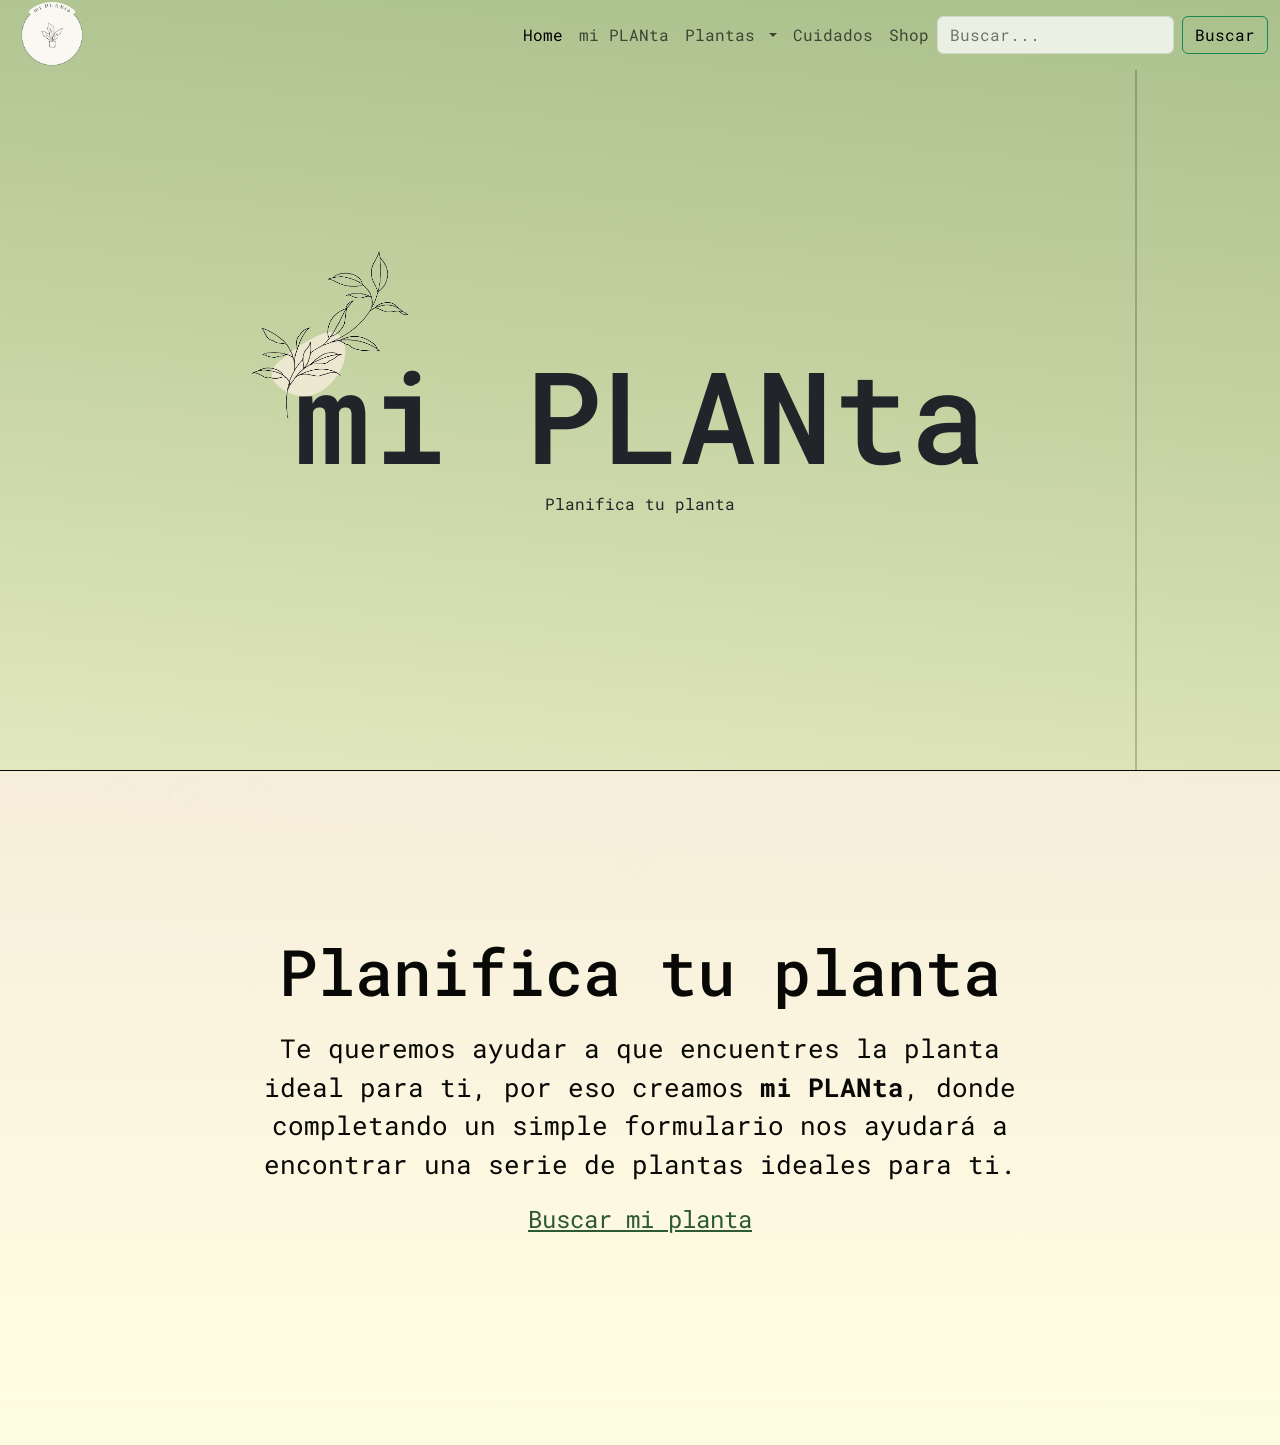
<file: index.html>
<!DOCTYPE html>
<html lang="es">

<head>
    <!-- meta  -->
    <meta charset="UTF-8">
    <meta http-equiv="X-UA-Compatible" content="IE=edge">
    <meta name="viewport" content="width=device-width, initial-scale=1.0">
    <!-- seo  -->
    <meta name="description" content="Planifica tu planta. Aquí vas a encontrar tu planta ideal.">
    <meta name="keywords"
        content="mi planta, planta, plantas, cuidados, decoracion, huerta, frutales, naturaleza,interior, exterior, verde">
    <!-- titulo  -->
    <title>mi PLANta | Home</title>
    <!-- favicon -->
    <link rel="shortcut icon" href="imagenes/hoja-favi-removebg-preview.png" type="image/x-icon">
    <!-- bootstrap  -->
    <link href="https://cdn.jsdelivr.net/npm/bootstrap@5.3.0-alpha1/dist/css/bootstrap.min.css" rel="stylesheet"
        integrity="sha384-GLhlTQ8iRABdZLl6O3oVMWSktQOp6b7In1Zl3/Jr59b6EGGoI1aFkw7cmDA6j6gD" crossorigin="anonymous">
    <!-- estilos  -->
    <link rel="stylesheet" href="./styles/css/style1.css">
    <!-- fuentes  -->
    <link rel="preconnect" href="https://fonts.googleapis.com">
    <link rel="preconnect" href="https://fonts.gstatic.com" crossorigin>
    <link href="https://fonts.googleapis.com/css2?family=Roboto+Mono:ital,wght@1,300&display=swap" rel="stylesheet">
</head>

<body>

    <section class="hero">
        <!-- barra de navegación  -->
        <nav class="navbar navbar-expand-lg bg-transparent">
            <div class="colapso container-fluid">
                <a class="navbar-brand" href="./index.html"><img src="./imagenes/logo-mi_PLAN_ta.png"
                        alt="logo de mi planta" height="80" width="80"></a>
                <button class="navbar-toggler" type="button" data-bs-toggle="collapse"
                    data-bs-target="#navbarSupportedContent" aria-controls="navbarSupportedContent"
                    aria-expanded="false" aria-label="Toggle navigation">
                    <span class="navbar-toggler-icon"></span>
                </button>
                <div class="collapse navbar-collapse" id="navbarSupportedContent">
                    <ul class="navbar-nav me-auto mb-2 mb-lg-0">
                        <li class="nav-item">
                            <a class="nav-link active" aria-current="page" href="./index.html">Home</a>
                        </li>
                        <li class="nav-item">
                            <a class="nav-link" href="./index.html#planta">mi PLANta</a>
                        </li>
                        <li class="nav-item dropdown">
                            <a class="nav-link dropdown-toggle" href="#" role="button" data-bs-toggle="dropdown"
                                aria-expanded="false">
                                Plantas
                            </a>
                            <ul class="dropdown-menu opacity-75">
                                <li><a class="dropdown-item" href="./paginas/suculentas.html">Suculentas</a></li>
                                <li><a class="dropdown-item" href="./paginas/arboles.html">Árboles</a></li>
                                <li>
                            </ul>
                        </li>
                        <li class="nav-item">
                            <a class="nav-link" href="./paginas/cuidadosgnr.html">Cuidados</a>
                        </li>
                        <li class="nav-item">
                            <a class="nav-link" href="./paginas/shop.html">Shop</a>
                        </li>
                    </ul>
                    <form class="d-flex" role="search">
                        <input class="form-control me-2 opacity-75" type="search" placeholder="Buscar..."
                            aria-label="Search">
                        <button class="btn btn-outline-success" type="submit">Buscar</button>
                    </form>
                </div>
            </div>
        </nav>
        <!-- nombre -->
        <section class="header" id="header-miplanta">
            <h1 id="titulo">mi PLANta</h1>
            <P id="subtitulo">Planifica tu planta</P>
        </section>
        <!-- visuales  -->
        <div id="visualA-miplanta"></div>
        <div id="visualB"></div>
        <div id="visualC">
            <img id="imgVisualCmiplanta" src="./imagenes/imgMiplanta.png" alt="planta minimalista">
        </div>
        <div class="visualE"></div>
        <!-- scroll -->
        <section class="control-scroll" id="scrollA">
            <div class="conte-scroll">
                <p class="text-croll">scroll</p>
                <img class="img-scroll" src="./imagenes/scroll.png" alt="flecha">
            </div>
        </section>
        <!-- footer  -->
        <footer>
            <div id="iconosFooter">
                <div>
                    <a href="./paginas/arreglo.htm">
                        <img class="iconosFooter-img" src="./imagenes/footer/icons8-instagram-50.png"
                            alt="icono intagram">
                    </a>
                </div>
                <div>
                    <a href="./paginas/arreglo.htm">
                        <img class="iconosFooter-img" src="./imagenes/footer/icons8-facebook-48.png"
                            alt="icono facebiik">
                    </a>
                </div>
                <div>
                    <a href="./paginas/arreglo.htm">
                        <img class="iconosFooter-img" src="./imagenes/footer/icons8-whatsapp-48.png"
                            alt="icono whatsapp">
                    </a>
                </div>
            </div>
        </footer>
    </section>
    <!-- mi planta -->
    <section class="body-miplanta" id="planta">
        <div class="body-miplanta-header">
            <div id="textmiplanta">
                <h2 class="tituloseccion">Planifica tu planta</h2>
                <p>Te queremos ayudar a que encuentres la planta ideal para ti, por eso creamos <strong>mi
                        PLANta</strong>, donde
                    completando un simple formulario nos ayudará a encontrar una serie de plantas ideales para ti.

                </p>
                <a href="./paginas/formulario.html" class="boton-miplanta">Buscar mi planta</a>
            </div>
        </div>
    </section>
    <script src="https://cdn.jsdelivr.net/npm/bootstrap@5.3.0-alpha1/dist/js/bootstrap.bundle.min.js"
        integrity="sha384-w76AqPfDkMBDXo30jS1Sgez6pr3x5MlQ1ZAGC+nuZB+EYdgRZgiwxhTBTkF7CXvN" crossorigin="anonymous">
        </script>

</body>
</file>
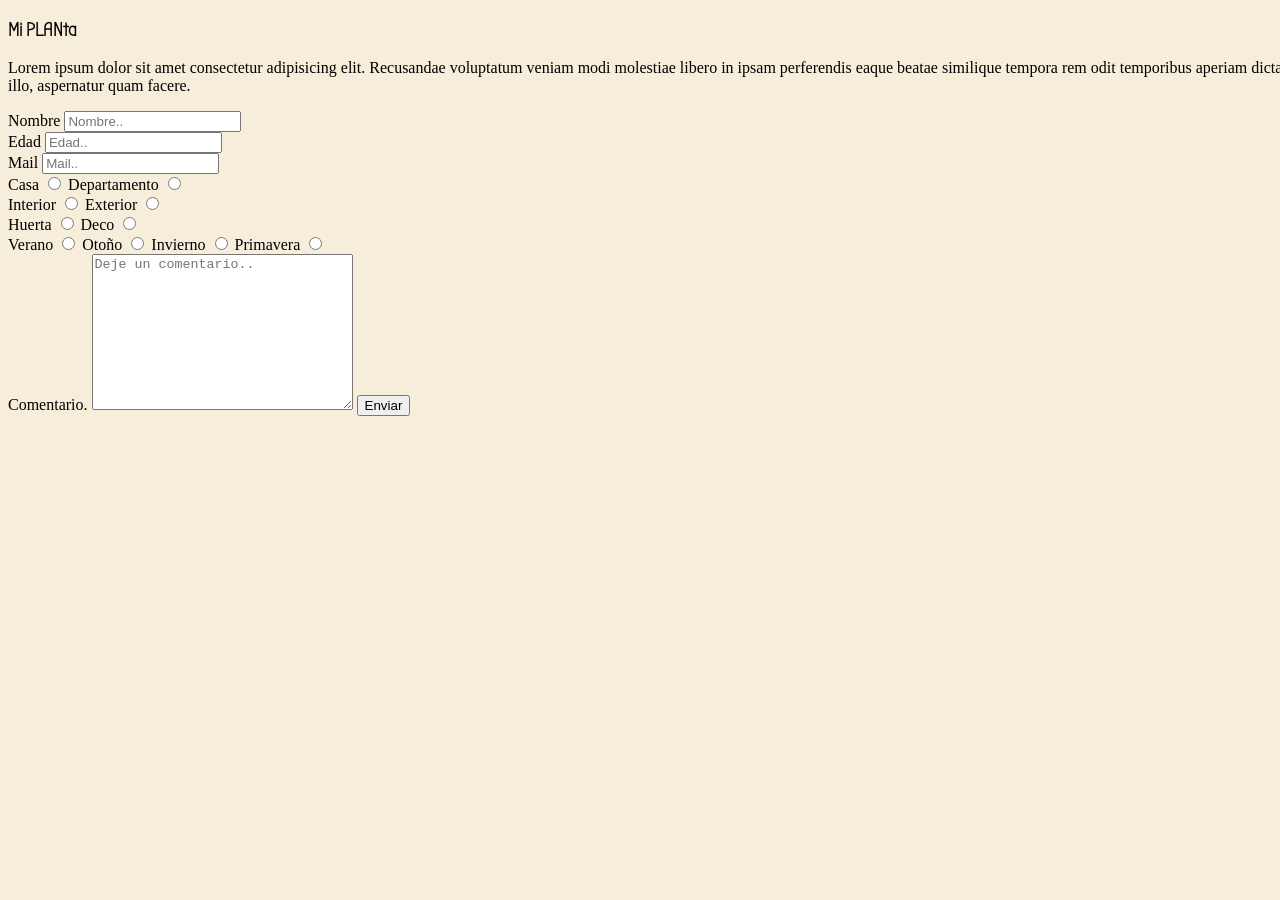
<file: formulario.html>
<!DOCTYPE html>
<html lang="es">
<head>
      <!-- meta -->
      <meta charset="UTF-8">
      <meta name="viewport" content="width=device-width, initial-scale=1.0">
      <!-- titulo -->
      <title>Document</title>
      <!-- favicon -->
      <!-- bootstrap  -->
      <!-- css  -->
      <link rel="stylesheet" href="./stylesform.css">
      <link rel="preconnect" href="https://fonts.googleapis.com">
      <link rel="preconnect" href="https://fonts.gstatic.com" crossorigin>
      <link href="https://fonts.googleapis.com/css2?family=Bubbler+One&family=Chathura:wght@300&family=Open+Sans:ital@1&family=Roboto+Mono:ital,wght@1,100&display=swap" rel="stylesheet">
    
</head>
<body>
  <section class="textform">
    <div class="titulo">
      <h3>Mi PLANta</h3>
    </div>
    <div class="expliform">
      <p>Lorem ipsum dolor sit amet consectetur adipisicing elit. Recusandae voluptatum veniam modi molestiae libero in ipsam perferendis eaque beatae similique tempora rem odit temporibus aperiam dicta, illo, aspernatur quam facere.</p>
    </div>
  </section>

  <form>
    <label for="nombre" >Nombre</label>
    <input type="text" id="nombre" name="nombre" placeholder="Nombre.." required> 
    <br>
    <label for="edad" >Edad</label>
    <input type="number" id="edad" name="edad" placeholder="Edad.." required> 
    <br>
    <label for="edad" >Mail</label>
    <input type="email" id="mail" name="mail" placeholder="Mail.." required>
    <br>
    <label for="casa">Casa</label> 
    <input type="radio" id="casa" name="casa" value="Car">
    <label for="casa">Departamento</label>
    <input type="radio" id="casa" name="casa" value="Boat">
    <br>
    <label for="ubi">Interior</label> 
    <input type="radio" id="ubi" name="ubi">
    <label for="casa">Exterior</label>
    <input type="radio" id="ubi" name="ubi">
    <br>
    <label for="interes">Huerta</label> 
    <input type="radio" id="interes" name="interes">
    <label for="casa">Deco</label>
    <input type="radio" id="interes" name="interes">
    <br>
    <label for="estacion">Verano</label> 
    <input type="radio" id="estacion" name="estacion">
    <label for="estacion">Otoño</label>
    <input type="radio" id="estacion" name="estacion">
    <label for="estacion">Invierno</label>
    <input type="radio" id="estacion" name="estacion">
    <label for="estacion">Primavera</label>
    <input type="radio" id="estacion" name="estacion">
    <br>
    <label for="comentario">Comentario.</label>
    <textarea name="comentario" id="comentario" cols="30" rows="10" placeholder="Deje un comentario.."></textarea>
    
    <button type="submit"> Enviar</button>

  </form> 
</body>
</html>
</file>
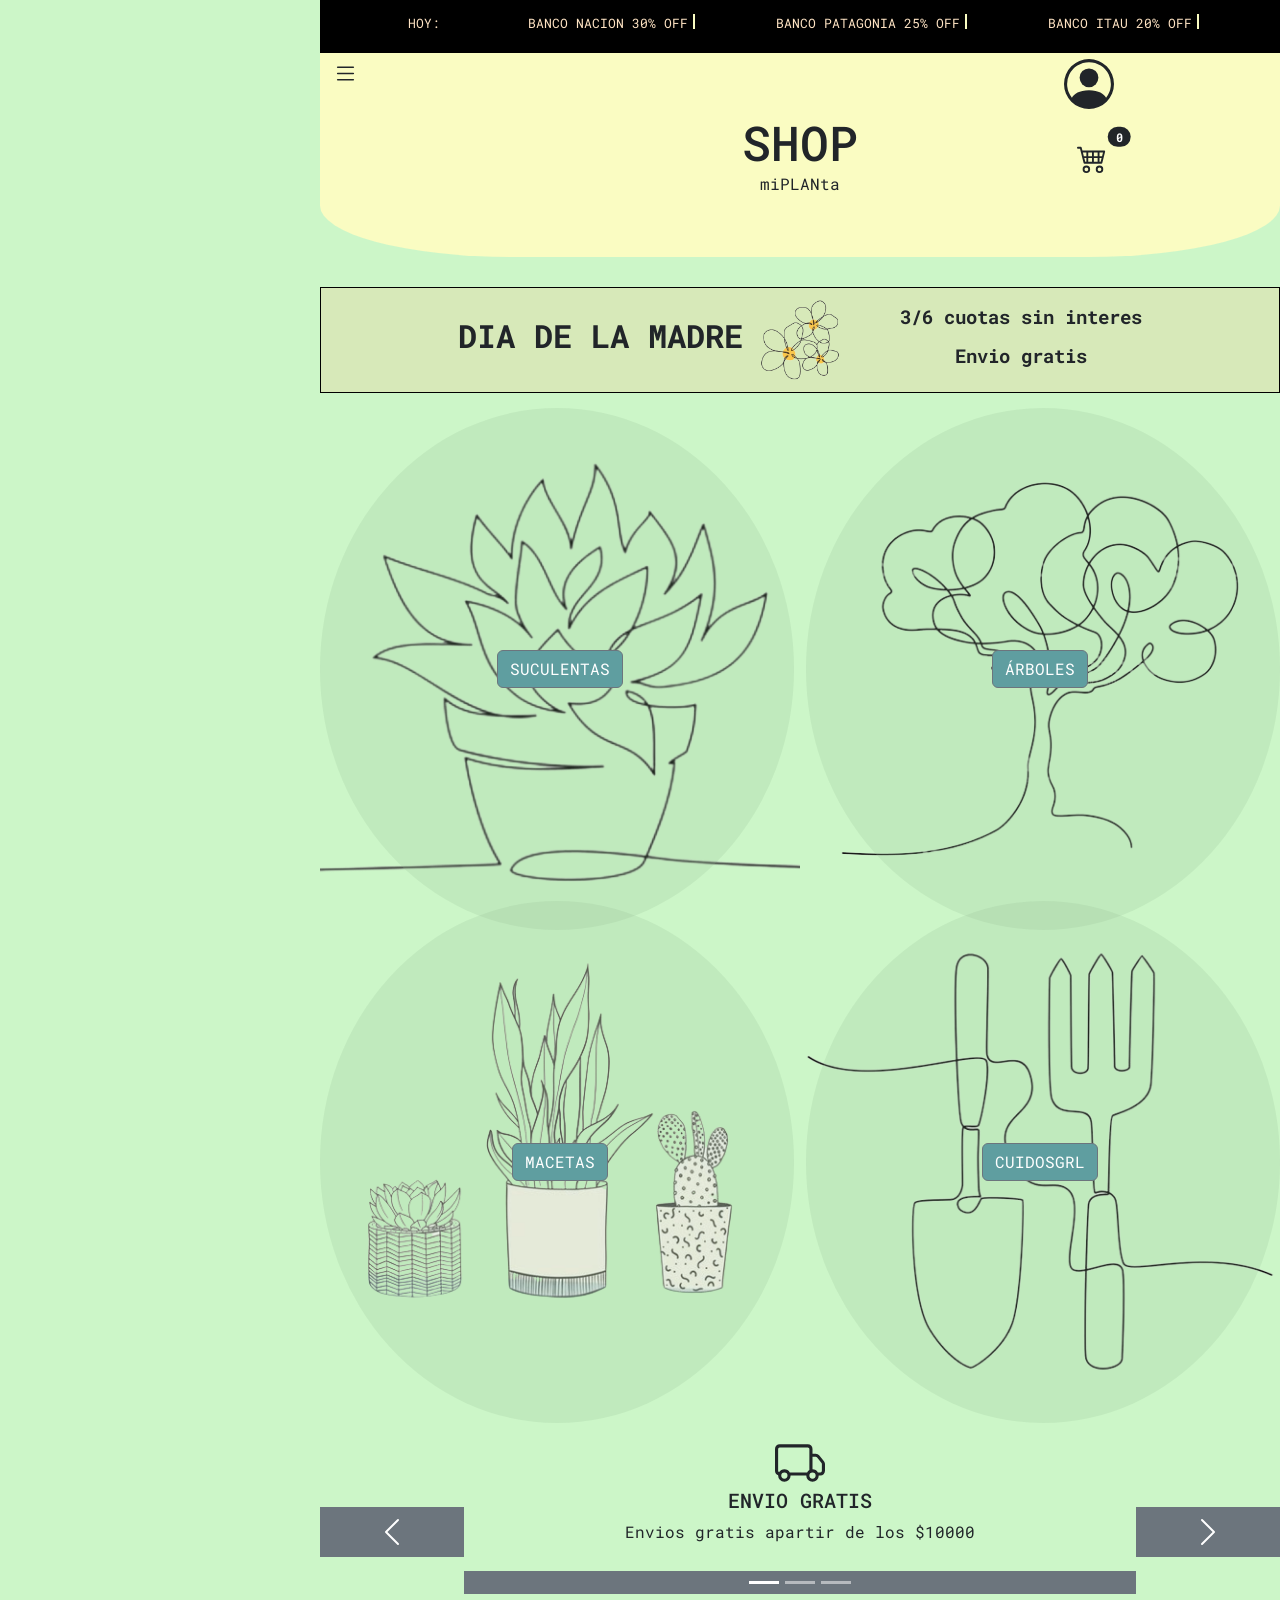
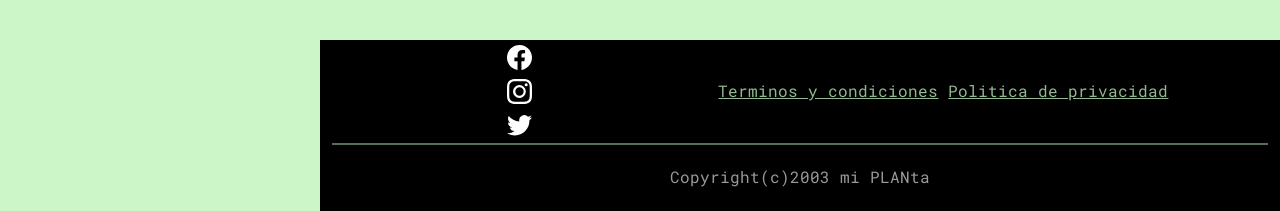
<file: shop.html>
<!DOCTYPE html>
<html lang="es">

<head>
    <!-- meta  -->
    <meta charset="UTF-8">
    <meta http-equiv="X-UA-Compatible" content="IE=edge">
    <meta name="viewport" content="width=device-width, initial-scale=1.0">
    <!-- titulo  -->
    <title>Document</title>
    <!-- bootstrap  -->
    <link href="https://cdn.jsdelivr.net/npm/bootstrap@5.3.0-alpha1/dist/css/bootstrap.min.css" rel="stylesheet"
        integrity="sha384-GLhlTQ8iRABdZLl6O3oVMWSktQOp6b7In1Zl3/Jr59b6EGGoI1aFkw7cmDA6j6gD" crossorigin="anonymous">
    <!-- icon bootstrap  -->
    <link rel="stylesheet" href="https://cdn.jsdelivr.net/npm/bootstrap-icons@1.10.3/font/bootstrap-icons.css">
    <!-- stilos  -->
    <link rel="stylesheet" href="./shop-style.css">
    <!-- fuentes  -->
    <link rel="preconnect" href="https://fonts.googleapis.com">
    <link rel="preconnect" href="https://fonts.gstatic.com" crossorigin>
    <link href="https://fonts.googleapis.com/css2?family=Roboto+Mono:ital,wght@1,300&display=swap" rel="stylesheet">
</head>

<body>


    <section class="hero">
        <div class="banner-banco">
            <p>HOY:</p>
            <p class="banco-promo">BANCO NACION 30% OFF</p>
            <p class="banco-promo">BANCO PATAGONIA 25% OFF</p>
            <p class="banco-promo">BANCO ITAU 20% OFF</p>
        </div>
        <div class="presentacion">
            <div id="titulo">
                <h1>SHOP</h1>
                <p>miPLANta</p>
            </div>
            <div id="burguer">
                <button class="btn bg-transparent" type="button" data-bs-toggle="offcanvas"
                    data-bs-target="#offcanvasScrolling" aria-controls="offcanvasScrolling">
                    <svg xmlns="http://www.w3.org/2000/svg" width="25" height="25" fill="currentColor"
                        class="bi bi-list" viewBox="0 0 16 16">
                        <path fill-rule="evenodd"
                            d="M2.5 12a.5.5 0 0 1 .5-.5h10a.5.5 0 0 1 0 1H3a.5.5 0 0 1-.5-.5zm0-4a.5.5 0 0 1 .5-.5h10a.5.5 0 0 1 0 1H3a.5.5 0 0 1-.5-.5zm0-4a.5.5 0 0 1 .5-.5h10a.5.5 0 0 1 0 1H3a.5.5 0 0 1-.5-.5z" />
                    </svg>
                </button>

                <div class="offcanvas offcanvas-start" data-bs-scroll="true" data-bs-backdrop="false" tabindex="-1"
                    id="offcanvasScrolling" aria-labelledby="offcanvasScrollingLabel">
                    <div class="offcanvas-header">
                        <button type="button" class="btn-close" data-bs-dismiss="offcanvas" aria-label="Close"></button>

                        <div class="offcanvas-header-texto">
                            <svg xmlns="http://www.w3.org/2000/svg" width="50" height="50" fill="currentColor"
                                class="bi bi-person-circle" viewBox="0 0 16 16">
                                <path d="M11 6a3 3 0 1 1-6 0 3 3 0 0 1 6 0z" />
                                <path fill-rule="evenodd" d="M0 8a8 8 0 1 1 16 0A8 8 0 0 1 0 8zm8-7a7 7 0 0 0-5.468 11.37C3.242 
                                11.226 4.805 10 8 10s4.757 1.225 5.468 2.37A7 7 0 0 0 8 1z" />
                            </svg>

                            <div class="offcanvas-header-registro">
                                <a href="#" class="alert-link">Iniciar sesión</a>
                                <a href="#" class="alert-link">Registrarse</a>
                            </div>

                        </div>
                    </div>
                    <div class="offcanvas-body d-flex">
                        <div class="offcanvas-body-enlaces">
                            <ul class="offcanvas-body-lista">
                                <li> mi PLANta </li>
                                <li>OFERTAS</li>
                                <li>AYUDA</li>
                            </ul>
                        </div>
                        <div class="footer-menu">

                            <ul>
                                <li><a href="#">seguimiento de pedido</a></li>
                                <li><a href="#">cambios y devoluciones</a></li>
                                <li><a href="#">informacion sobre envio</a></li>
                            </ul>

                            <div class="footer-menu-logo d-flex">
                                <svg xmlns="http://www.w3.org/2000/svg" width="25" height="25" fill="currentColor"
                                    class="bi bi-facebook" viewBox="0 0 16 16">
                                    <path
                                        d="M16 8.049c0-4.446-3.582-8.05-8-8.05C3.58 0-.002 3.603-.002 8.05c0 4.017 2.926 7.347 6.75 7.951v-5.625h-2.03V8.05H6.75V6.275c0-2.017 1.195-3.131 3.022-3.131.876 0 1.791.157 1.791.157v1.98h-1.009c-.993 0-1.303.621-1.303 1.258v1.51h2.218l-.354 2.326H9.25V16c3.824-.604 6.75-3.934 6.75-7.951z" />
                                </svg>


                                <svg xmlns="http://www.w3.org/2000/svg" width="25" height="25" fill="currentColor"
                                    class="bi bi-instagram" viewBox="0 0 16 16">
                                    <path
                                        d="M8 0C5.829 0 5.556.01 4.703.048 3.85.088 3.269.222 2.76.42a3.917 3.917 0 0 0-1.417.923A3.927 3.927 0 0 0 .42 2.76C.222 3.268.087 3.85.048 4.7.01 5.555 0 5.827 0 8.001c0 2.172.01 2.444.048 3.297.04.852.174 1.433.372 1.942.205.526.478.972.923 1.417.444.445.89.719 1.416.923.51.198 1.09.333 1.942.372C5.555 15.99 5.827 16 8 16s2.444-.01 3.298-.048c.851-.04 1.434-.174 1.943-.372a3.916 3.916 0 0 0 1.416-.923c.445-.445.718-.891.923-1.417.197-.509.332-1.09.372-1.942C15.99 10.445 16 10.173 16 8s-.01-2.445-.048-3.299c-.04-.851-.175-1.433-.372-1.941a3.926 3.926 0 0 0-.923-1.417A3.911 3.911 0 0 0 13.24.42c-.51-.198-1.092-.333-1.943-.372C10.443.01 10.172 0 7.998 0h.003zm-.717 1.442h.718c2.136 0 2.389.007 3.232.046.78.035 1.204.166 1.486.275.373.145.64.319.92.599.28.28.453.546.598.92.11.281.24.705.275 1.485.039.843.047 1.096.047 3.231s-.008 2.389-.047 3.232c-.035.78-.166 1.203-.275 1.485a2.47 2.47 0 0 1-.599.919c-.28.28-.546.453-.92.598-.28.11-.704.24-1.485.276-.843.038-1.096.047-3.232.047s-2.39-.009-3.233-.047c-.78-.036-1.203-.166-1.485-.276a2.478 2.478 0 0 1-.92-.598 2.48 2.48 0 0 1-.6-.92c-.109-.281-.24-.705-.275-1.485-.038-.843-.046-1.096-.046-3.233 0-2.136.008-2.388.046-3.231.036-.78.166-1.204.276-1.486.145-.373.319-.64.599-.92.28-.28.546-.453.92-.598.282-.11.705-.24 1.485-.276.738-.034 1.024-.044 2.515-.045v.002zm4.988 1.328a.96.96 0 1 0 0 1.92.96.96 0 0 0 0-1.92zm-4.27 1.122a4.109 4.109 0 1 0 0 8.217 4.109 4.109 0 0 0 0-8.217zm0 1.441a2.667 2.667 0 1 1 0 5.334 2.667 2.667 0 0 1 0-5.334z" />
                                </svg>

                                <svg xmlns="http://www.w3.org/2000/svg" width="25" height="25" fill="currentColor"
                                    class="bi bi-twitter" viewBox="0 0 16 16">
                                    <path
                                        d="M5.026 15c6.038 0 9.341-5.003 9.341-9.334 0-.14 0-.282-.006-.422A6.685 6.685 0 0 0 16 3.542a6.658 6.658 0 0 1-1.889.518 3.301 3.301 0 0 0 1.447-1.817 6.533 6.533 0 0 1-2.087.793A3.286 3.286 0 0 0 7.875 6.03a9.325 9.325 0 0 1-6.767-3.429 3.289 3.289 0 0 0 1.018 4.382A3.323 3.323 0 0 1 .64 6.575v.045a3.288 3.288 0 0 0 2.632 3.218 3.203 3.203 0 0 1-.865.115 3.23 3.23 0 0 1-.614-.057 3.283 3.283 0 0 0 3.067 2.277A6.588 6.588 0 0 1 .78 13.58a6.32 6.32 0 0 1-.78-.045A9.344 9.344 0 0 0 5.026 15z" />
                                </svg>
                            </div>

                        </div>
                    </div>
                </div>
            </div>
            <div id="perfil">
                <svg xmlns="http://www.w3.org/2000/svg" width="50" height="50" fill="currentColor"
                    class="bi bi-person-circle" viewBox="0 0 16 16">
                    <path d="M11 6a3 3 0 1 1-6 0 3 3 0 0 1 6 0z" />
                    <path fill-rule="evenodd"
                        d="M0 8a8 8 0 1 1 16 0A8 8 0 0 1 0 8zm8-7a7 7 0 0 0-5.468 11.37C3.242 11.226 4.805 10 8 10s4.757 1.225 5.468 2.37A7 7 0 0 0 8 1z" />
                </svg>
            </div>
            <div id="carrito">
                <button type="button" class="btn bg-transparent position-relative">
                    <svg xmlns="http://www.w3.org/2000/svg" width="30" height="30" fill="currentColor"
                        class="bi bi-cart4" viewBox="0 0 16 16">
                        <path
                            d="M0 2.5A.5.5 0 0 1 .5 2H2a.5.5 0 0 1 .485.379L2.89 4H14.5a.5.5 0 0 1 .485.621l-1.5 6A.5.5 0 0 1 13 11H4a.5.5 0 0 1-.485-.379L1.61 3H.5a.5.5 0 0 1-.5-.5zM3.14 5l.5 2H5V5H3.14zM6 5v2h2V5H6zm3 0v2h2V5H9zm3 0v2h1.36l.5-2H12zm1.11 3H12v2h.61l.5-2zM11 8H9v2h2V8zM8 8H6v2h2V8zM5 8H3.89l.5 2H5V8zm0 5a1 1 0 1 0 0 2 1 1 0 0 0 0-2zm-2 1a2 2 0 1 1 4 0 2 2 0 0 1-4 0zm9-1a1 1 0 1 0 0 2 1 1 0 0 0 0-2zm-2 1a2 2 0 1 1 4 0 2 2 0 0 1-4 0z" />
                    </svg>
                    <span class="position-absolute top-0 start-100 translate-middle badge rounded-pill bg-dark">
                        0
                        <span class="visually-hidden">unread messages</span>
                    </span>
                </button>
            </div>
        </div>
    </section>

    <section class="barra-navegacion">
        <nav class="nav nav-pills nav-justified">
            <a class="nav-link active" aria-current="page" href="./shop.html">HOME</a>
            <a class="nav-link" href="#">OFERTAS</a>
            <a class="nav-link" href="#">SUCULENTAS</a>
            <a class="nav-link" href="#">ÁRBOLES</a>
            <a class="nav-link" href="#">MACETAS</a>
            <a class="nav-link" href="#">ACCESORIOS</a>
        </nav>

    </section>

    <section class="promo-especial container d-flex text-center ">
        <h4 class="fs-2 fw-bold">DIA DE LA MADRE</h4>

        <ul class=" promo-especial-diadelamadre fw-bold">
            <li class="">3/6 cuotas sin interes</li>
            <li class="">Envio gratis</li>
        </ul>

    </section>

    <section class="galeria">

        <div id="galeria_img_sucu">
            <img class="galeria_img" src="./imagenes/suculentas/fondosucu.png" alt="imagen de una suculenta">
            <button type="button" class="btn btn-secondary ">SUCULENTAS</button>
            <div class="visual-A"></div>
        </div>
        <div id="galeria_img_arb">
            <img class="galeria_img" src="./imagenes/arboles/fondoArbol.png" alt="imagen de un arbol">
            <button type="button" class="btn btn-secondary">ÁRBOLES</button>
            <div class="visual-B"></div>
        </div>
        <div id="galeria_img_mace">
            <img class="galeria_img" src="./imagenes/shop/macetas-tienda.png" alt="imagen de una macetas">
            <button type="button" class="btn btn-secondary">MACETAS</button>
            <div class="visual-C"></div>
        </div>
        <div id="galeria_img_cui">
            <img class="galeria_img" src="./imagenes/cuidadosgrl/fondoCuidgrl.png" alt=" imagen de una palita">
            <button type="button" class="btn btn-secondary">CUIDOSGRL</button>
            <div class="visual-D"></div>
        </div>


    </section>

    <section class="carrusel">
        <div id="carouselExampleIndicators" class="carousel slide">
            <div class="carousel-indicators bg-secondary">
                <button type="button" data-bs-target="#carouselExampleIndicators" data-bs-slide-to="0" class="active"
                    aria-current="true" aria-label="Slide 1"></button>
                <button type="button" data-bs-target="#carouselExampleIndicators" data-bs-slide-to="1"
                    aria-label="Slide 2"></button>
                <button type="button" data-bs-target="#carouselExampleIndicators" data-bs-slide-to="2"
                    aria-label="Slide 3"></button>
            </div>
            <div class="carousel-inner">
                <div class="carousel-item active">
                    <div class="carrusel-img">
                        <svg xmlns="http://www.w3.org/2000/svg" width="50" height="50" fill="currentColor"
                            class="bi bi-truck" viewBox="0 0 16 16">
                            <path d="M0 3.5A1.5 1.5 0 0 1 1.5 2h9A1.5 1.5 0 0 1 12 3.5V5h1.02a1.5 1.5 0 0 1
                     1.17.563l1.481 1.85a1.5 1.5 0 0 1 .329.938V10.5a1.5 1.5 0 0 1-1.5 1.5H14a2 2 0 
                     1 1-4 0H5a2 2 0 1 1-3.998-.085A1.5 1.5 0 0 1 0 10.5v-7zm1.294 7.456A1.999 1.999 0 0 
                     1 4.732 11h5.536a2.01 2.01 0 0 1 .732-.732V3.5a.5.5 0 0 0-.5-.5h-9a.5.5 0 0 0-.5.5v7a.5.5
                      0 0 0 .294.456zM12 10a2 2 0 0 1 1.732 1h.768a.5.5 0 0 0 .5-.5V8.35a.5.5 0 0
                       0-.11-.312l-1.48-1.85A.5.5 0 0 0 13.02 6H12v4zm-9 1a1 1 0 1 0 0 2 1 1 0 0 0 0-2zm9 0a1 1
                        0 1 0 0 2 1 1 0 0 0 0-2z" />
                        </svg>
                    </div>

                    <div class="carrusel-texto">
                        <h5>ENVIO GRATIS</h5>
                        <p>Envios gratis apartir de los $10000</p>

                    </div>
                </div>
                <div class="carousel-item">
                    <svg xmlns="http://www.w3.org/2000/svg" width="50" height="50" fill="currentColor"
                        class="bi bi-credit-card" viewBox="0 0 16 16">
                        <path d="M0 4a2 2 0 0 1 2-2h12a2 2 0 0 1 2 2v8a2 2 0 0 1-2 2H2a2 2 0 0 1-2-2V4zm2-1a1 1 0
                             0 0-1 1v1h14V4a1 1 0 0 0-1-1H2zm13 4H1v5a1 1 0 0 0 1 1h12a1 1 0 0 0 1-1V7z" />
                        <path d="M2 10a1 1 0 0 1 1-1h1a1 1 0 0 1 1 1v1a1 1 0 0 1-1 1H3a1 1 0 0 1-1-1v-1z" />
                    </svg>
                    <div class="carrusel-texto">
                        <h5>CUOTAS</h5>
                        <p>Podes pagar en 3/6/12 cuotas</p>

                    </div>
                </div>
                <div class="carousel-item">
                    <svg xmlns="http://www.w3.org/2000/svg" width="50" height="50" fill="currentColor"
                        class="bi bi-signpost-2" viewBox="0 0 16 16">
                        <path d="M7 1.414V2H2a1 1 0 0 0-1 1v2a1 1 0 0 0 1 1h5v1H2.5a1 1 0 0 0-.8.4L.725 8.7a.5.5 0 
                    0 0 0 .6l.975 1.3a1 1 0 0 0 .8.4H7v5h2v-5h5a1 1 0 0 0 1-1V8a1 1 0 0 0-1-1H9V6h4.5a1 1 0
                     0 0 .8-.4l.975-1.3a.5.5 0 0 0 0-.6L14.3 2.4a1 1 0 0 0-.8-.4H9v-.586a1 1 0 0 0-2 0zM13.5 
                     3l.75 1-.75 1H2V3h11.5zm.5 5v2H2.5l-.75-1 .75-1H14z" />
                    </svg>
                    <div class="carrusel-texto">
                        <h5>Devolucion</h5>
                        <p>Devolucio gratis dentro de los 30 dias</p>

                    </div>
                </div>
            </div>
            <button class="carousel-control-prev bg-secondary" type="button" data-bs-target="#carouselExampleIndicators"
                data-bs-slide="prev">
                <span class="carousel-control-prev-icon" aria-hidden="true"></span>
                <span class="visually-hidden">Previous</span>
            </button>
            <button class="carousel-control-next bg-secondary" type="button" data-bs-target="#carouselExampleIndicators"
                data-bs-slide="next">
                <span class="carousel-control-next-icon" aria-hidden="true"></span>
                <span class="visually-hidden">Next</span>
            </button>
        </div>
    </section>

    <footer class="footer d-grid bg-black container">
        <div class="footer-contacto container d-flex">


            <svg xmlns="http://www.w3.org/2000/svg" width="25" height="25" fill="currentColor" class="bi bi-facebook"
                viewBox="0 0 16 16">
                <path
                    d="M16 8.049c0-4.446-3.582-8.05-8-8.05C3.58 0-.002 3.603-.002 8.05c0 4.017 2.926 7.347 6.75 7.951v-5.625h-2.03V8.05H6.75V6.275c0-2.017 1.195-3.131 3.022-3.131.876 0 1.791.157 1.791.157v1.98h-1.009c-.993 0-1.303.621-1.303 1.258v1.51h2.218l-.354 2.326H9.25V16c3.824-.604 6.75-3.934 6.75-7.951z" />
            </svg>


            <svg xmlns="http://www.w3.org/2000/svg" width="25" height="25" fill="currentColor" class="bi bi-instagram"
                viewBox="0 0 16 16">
                <path
                    d="M8 0C5.829 0 5.556.01 4.703.048 3.85.088 3.269.222 2.76.42a3.917 3.917 0 0 0-1.417.923A3.927 3.927 0 0 0 .42 2.76C.222 3.268.087 3.85.048 4.7.01 5.555 0 5.827 0 8.001c0 2.172.01 2.444.048 3.297.04.852.174 1.433.372 1.942.205.526.478.972.923 1.417.444.445.89.719 1.416.923.51.198 1.09.333 1.942.372C5.555 15.99 5.827 16 8 16s2.444-.01 3.298-.048c.851-.04 1.434-.174 1.943-.372a3.916 3.916 0 0 0 1.416-.923c.445-.445.718-.891.923-1.417.197-.509.332-1.09.372-1.942C15.99 10.445 16 10.173 16 8s-.01-2.445-.048-3.299c-.04-.851-.175-1.433-.372-1.941a3.926 3.926 0 0 0-.923-1.417A3.911 3.911 0 0 0 13.24.42c-.51-.198-1.092-.333-1.943-.372C10.443.01 10.172 0 7.998 0h.003zm-.717 1.442h.718c2.136 0 2.389.007 3.232.046.78.035 1.204.166 1.486.275.373.145.64.319.92.599.28.28.453.546.598.92.11.281.24.705.275 1.485.039.843.047 1.096.047 3.231s-.008 2.389-.047 3.232c-.035.78-.166 1.203-.275 1.485a2.47 2.47 0 0 1-.599.919c-.28.28-.546.453-.92.598-.28.11-.704.24-1.485.276-.843.038-1.096.047-3.232.047s-2.39-.009-3.233-.047c-.78-.036-1.203-.166-1.485-.276a2.478 2.478 0 0 1-.92-.598 2.48 2.48 0 0 1-.6-.92c-.109-.281-.24-.705-.275-1.485-.038-.843-.046-1.096-.046-3.233 0-2.136.008-2.388.046-3.231.036-.78.166-1.204.276-1.486.145-.373.319-.64.599-.92.28-.28.546-.453.92-.598.282-.11.705-.24 1.485-.276.738-.034 1.024-.044 2.515-.045v.002zm4.988 1.328a.96.96 0 1 0 0 1.92.96.96 0 0 0 0-1.92zm-4.27 1.122a4.109 4.109 0 1 0 0 8.217 4.109 4.109 0 0 0 0-8.217zm0 1.441a2.667 2.667 0 1 1 0 5.334 2.667 2.667 0 0 1 0-5.334z" />
            </svg>

            <svg xmlns="http://www.w3.org/2000/svg" width="25" height="25" fill="currentColor" class="bi bi-twitter"
                viewBox="0 0 16 16">
                <path
                    d="M5.026 15c6.038 0 9.341-5.003 9.341-9.334 0-.14 0-.282-.006-.422A6.685 6.685 0 0 0 16 3.542a6.658 6.658 0 0 1-1.889.518 3.301 3.301 0 0 0 1.447-1.817 6.533 6.533 0 0 1-2.087.793A3.286 3.286 0 0 0 7.875 6.03a9.325 9.325 0 0 1-6.767-3.429 3.289 3.289 0 0 0 1.018 4.382A3.323 3.323 0 0 1 .64 6.575v.045a3.288 3.288 0 0 0 2.632 3.218 3.203 3.203 0 0 1-.865.115 3.23 3.23 0 0 1-.614-.057 3.283 3.283 0 0 0 3.067 2.277A6.588 6.588 0 0 1 .78 13.58a6.32 6.32 0 0 1-.78-.045A9.344 9.344 0 0 0 5.026 15z" />
            </svg>

        </div>

        <div class="footer-terminos container">
            <a href="#">Terminos y condiciones</a>
            <a href="#">Politica de privacidad</a>
        </div>

        <div class="footer-copyright container text-center">
            <p>Copyright(c)2003 mi PLANta</p>

        </div>
    </footer>


    <script src="https://cdn.jsdelivr.net/npm/bootstrap@5.3.0-alpha1/dist/js/bootstrap.bundle.min.js"
        integrity="sha384-w76AqPfDkMBDXo30jS1Sgez6pr3x5MlQ1ZAGC+nuZB+EYdgRZgiwxhTBTkF7CXvN"
        crossorigin="anonymous"></script>
</body>

</html>
</file>
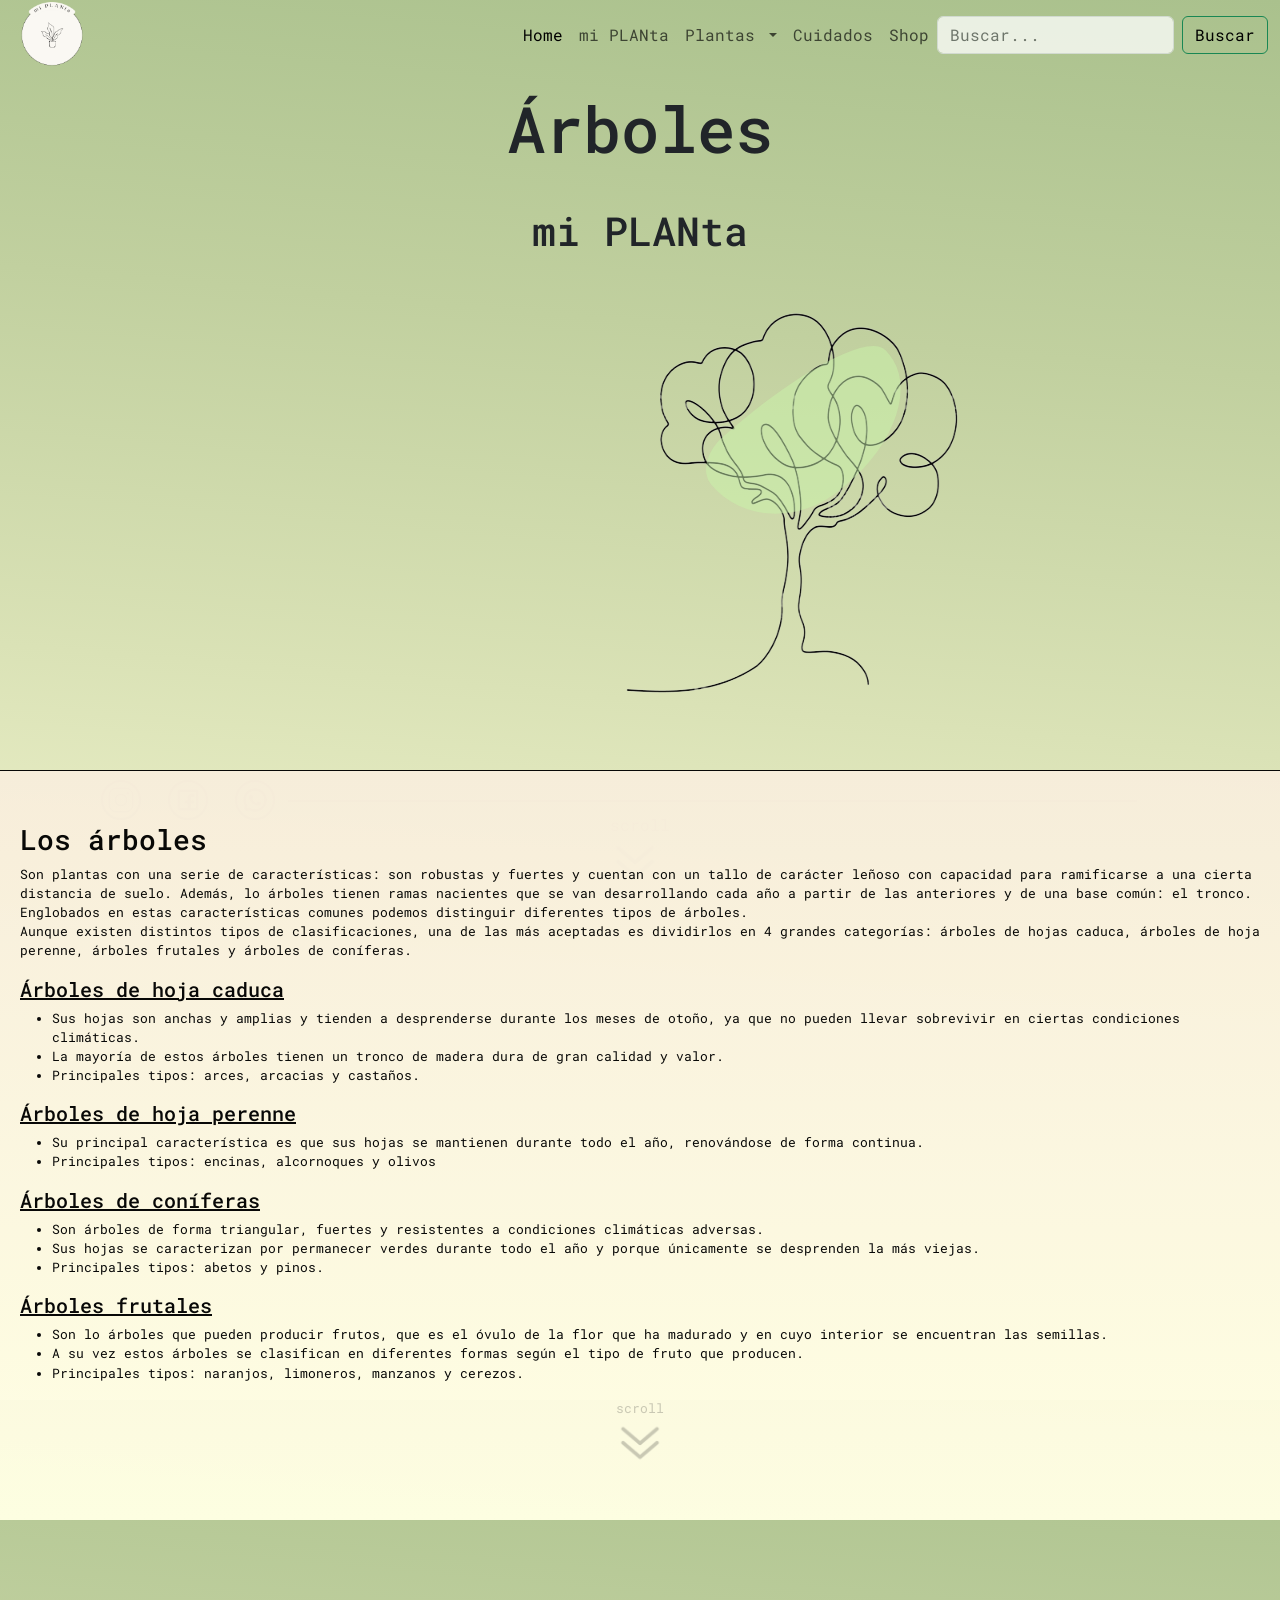
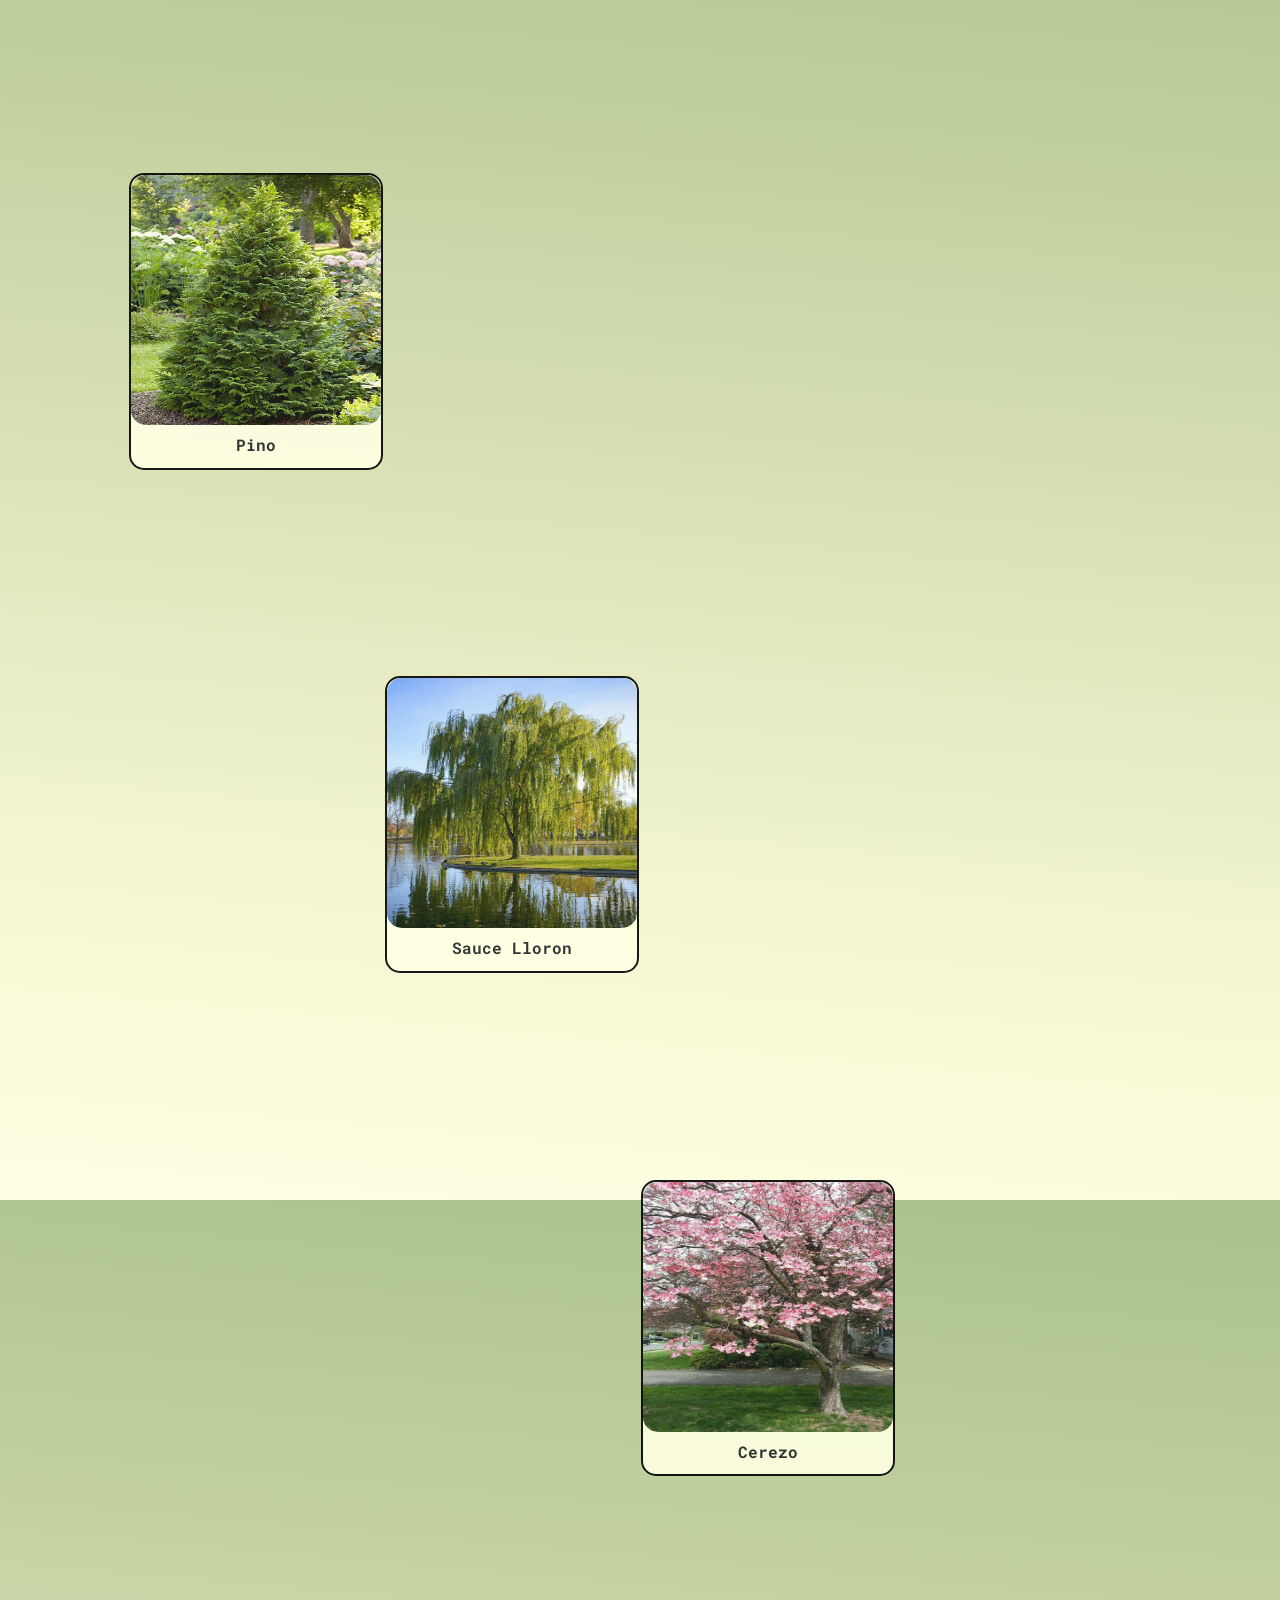
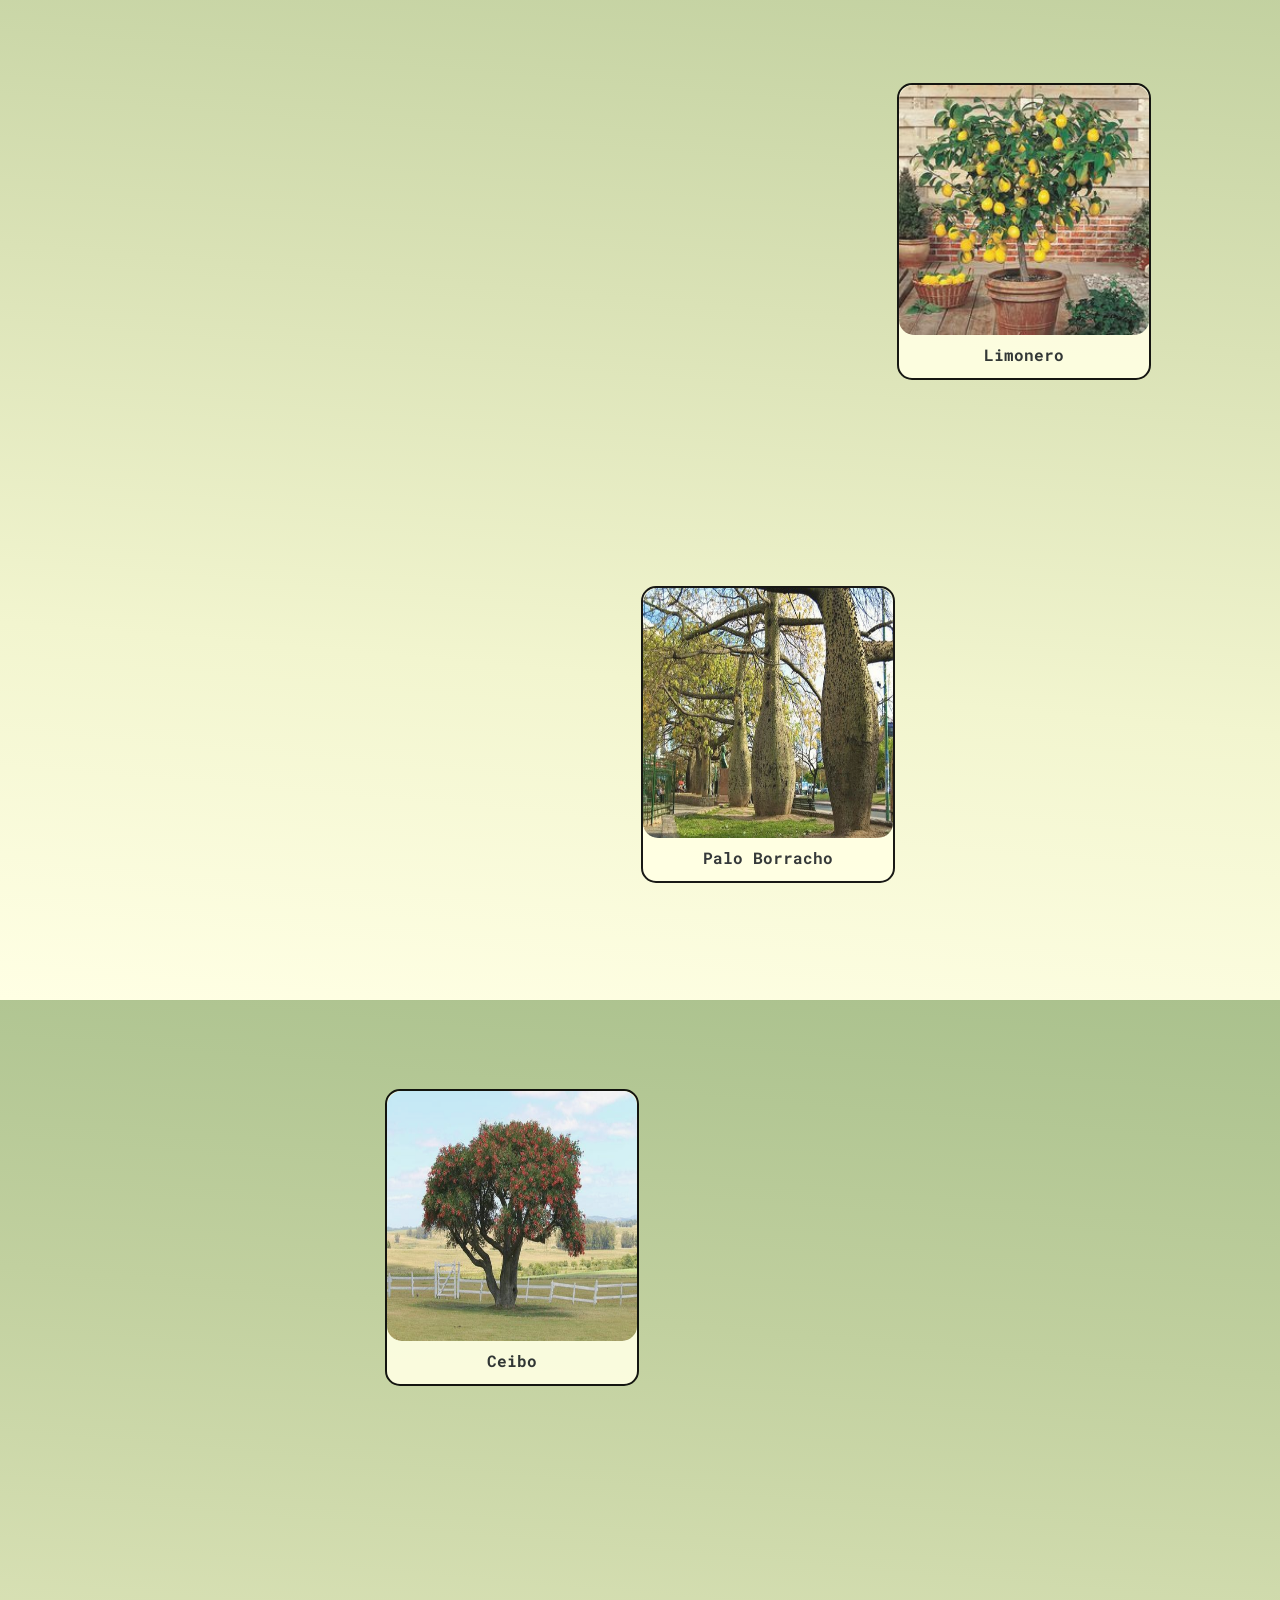
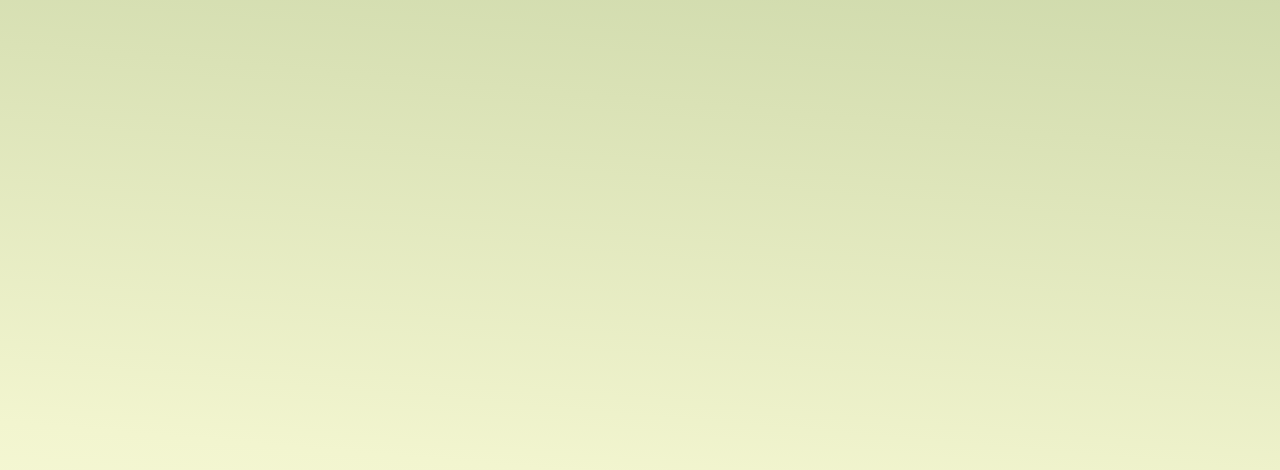
<file: paginas/arboles.html>
<!DOCTYPE html>
<html lang="en">

<head>
    <!-- meta  -->
    <meta charset="UTF-8">
    <meta http-equiv="X-UA-Compatible" content="IE=edge">
    <meta name="viewport" content="width=device-width, initial-scale=1.0">
    <!-- seo  -->
    <meta name="description" content="Encontra tu árbol ideal. Un árbol puede ser una excelente opción para decorar tu casa, 
        ya que no solo aporta belleza estética, sino que también puede mejorar el ambiente y tener un valor emocional.">
    <meta name="keywords" content="mi planta, planta, plantas, cuidados, decoracion, huerta, frutales, 
       naturaleza,interior, exterior,árboles, hojas,limonero,ceibo,sause, verde">
    <!-- titulo  -->
    <title>mi PLANta | árboles</title>
    <!-- favicon -->
    <link rel="shortcut icon" href="../imagenes/hoja-favi-removebg-preview.png" type="image/x-icon">
    <!-- bootstrap  -->
    <link href="https://cdn.jsdelivr.net/npm/bootstrap@5.3.0-alpha1/dist/css/bootstrap.min.css" rel="stylesheet"
        integrity="sha384-GLhlTQ8iRABdZLl6O3oVMWSktQOp6b7In1Zl3/Jr59b6EGGoI1aFkw7cmDA6j6gD" crossorigin="anonymous">
    <!-- estilos  -->
    <link rel="stylesheet" href="../styles/css/style1.css">
    <!-- fuentes  -->
    <link rel="preconnect" href="https://fonts.googleapis.com">
    <link rel="preconnect" href="https://fonts.gstatic.com" crossorigin>
    <link href="https://fonts.googleapis.com/css2?family=Roboto+Mono:ital,wght@1,300&display=swap" rel="stylesheet">
</head>

<body>
    <section class="hero">
        <!-- barra de navegacion -->
        <nav class="navbar navbar-expand-lg bg-transparent">
            <div class="colapso container-fluid">
                <a class="navbar-brand" href="../index.html"><img src="../imagenes/logo-mi_PLAN_ta.png"
                        alt="logo de mi planta" height="80" width="80"></a>
                <button class="navbar-toggler" type="button" data-bs-toggle="collapse"
                    data-bs-target="#navbarSupportedContent" aria-controls="navbarSupportedContent"
                    aria-expanded="false" aria-label="Toggle navigation">
                    <span class="navbar-toggler-icon"></span>
                </button>
                <div class="collapse navbar-collapse" id="navbarSupportedContent">
                    <ul class="navbar-nav me-auto mb-2 mb-lg-0">
                        <li class="nav-item">
                            <a class="nav-link active" aria-current="page" href="../index.html">Home</a>
                        </li>
                        <li class="nav-item">
                            <a class="nav-link" href="../index.html#planta">mi PLANta</a>
                        </li>
                        <li class="nav-item dropdown">
                            <a class="nav-link dropdown-toggle" href="#" role="button" data-bs-toggle="dropdown"
                                aria-expanded="false">
                                Plantas
                            </a>
                            <ul class="dropdown-menu opacity-75">
                                <li><a class="dropdown-item" href="../paginas/suculentas.html">Suculentas</a></li>
                                <li><a class="dropdown-item" href="../paginas/arboles.html">Árboles</a></li>
                                <li>
                            </ul>
                        </li>
                        <li class="nav-item">
                            <a class="nav-link" href="../paginas/cuidadosgnr.html">Cuidados</a>
                        </li>
                        <li class="nav-item">
                            <a class="nav-link" href="./shop.html">Shop</a>
                        </li>
                    </ul>
                    <form class="d-flex" role="search">
                        <input class="form-control me-2 opacity-75" type="search" placeholder="Buscar..."
                            aria-label="Search">
                        <button class="btn btn-outline-success" type="submit">Buscar</button>
                    </form>
                </div>
            </div>
        </nav>
        <!-- titulo seccion  -->
        <section class="header">
            <h2 class="tituloseccion">Árboles</h2>
            <h3 class="subtituloseccion">mi PLANta</h3>
        </section>
        <!-- scroll -->
        <section class="control-scroll" id="scrollA">
            <div class="conte-scroll">
                <p class="text-croll">scroll</p>
                <img class="img-scroll" src="../imagenes/scroll.png" alt="flecha">
            </div>
        </section>
        <!-- visuales  -->
        <div class="visualE"></div>
        <div id="visualBA">
            <img id="imgVisualArbol" src="../imagenes/arboles/fondoArbol.png" alt="imagen de un árbolos en arte lineal">
        </div>
        <div id="visualBB"></div>
        <!-- footer  -->
        <footer>
            <div id="iconosFooter">
                <div>
                    <a href="./arreglo.htm">
                        <img class="iconosFooter-img" src="../imagenes/footer/icons8-instagram-50.png"
                            alt="icono intagram">
                    </a>
                </div>
                <div>
                    <a href="./arreglo.htm">
                        <img class="iconosFooter-img" src="../imagenes/footer/icons8-facebook-48.png"
                            alt="icono facebiik">
                    </a>
                </div>
                <div>
                    <a href="./arreglo.htm">
                        <img class="iconosFooter-img" src="../imagenes/footer/icons8-whatsapp-48.png"
                            alt="icono whatsapp">
                    </a>
                </div>
            </div>
        </footer>
    </section>
    <!-- arboles  -->
    <section class="body-arboles">
        <div class="body-arboles-header">
            <h3 class="body-titulo-heder">Los árboles</h3>
            <p>Son plantas con una serie de características: son robustas y fuertes y cuentan con un tallo
                de carácter leñoso con capacidad para ramificarse a una cierta distancia de suelo. Además, lo árboles
                tienen ramas nacientes que se van
                desarrollando cada año a partir de las anteriores y de una base común: el tronco. Englobados en estas
                características comunes podemos distinguir diferentes tipos de árboles.<br>
                Aunque existen distintos tipos de clasificaciones, una de las más aceptadas es dividirlos en 4 grandes
                categorías: árboles de hojas caduca, árboles de hoja perenne, árboles frutales y árboles de coníferas.
            </p>
            <h5><ins>Árboles de hoja caduca</ins></h5>
            <ul>
                <li>
                    Sus hojas son anchas y amplias y tienden a desprenderse durante los meses de otoño, ya que no pueden
                    llevar sobrevivir en ciertas condiciones climáticas.
                </li>
                <li>
                    La mayoría de estos árboles tienen un tronco de madera dura de gran calidad y valor.
                </li>
                <li>
                    Principales tipos: arces, arcacias y castaños.
                </li>
            </ul>
            <h5><ins>Árboles de hoja perenne</ins></h5>
            <ul>
                <li>
                    Su principal característica es que sus hojas se mantienen durante todo el año, renovándose de forma
                    continua.
                </li>
                <li>
                    Principales tipos: encinas, alcornoques y olivos
                </li>
            </ul>
            <h5><ins>Árboles de coníferas</ins></h5>
            <ul>
                <li>
                    Son árboles de forma triangular, fuertes y resistentes a condiciones climáticas adversas.
                </li>
                <li>
                    Sus hojas se caracterizan por permanecer verdes durante todo el año y porque únicamente se
                    desprenden la más viejas.
                </li>
                <li>
                    Principales tipos: abetos y pinos.
                </li>
            </ul>
            <h5><ins>Árboles frutales</ins></h5>
            <ul>
                <li>
                    Son lo árboles que pueden producir frutos, que es el óvulo de la flor que ha madurado y en cuyo
                    interior se encuentran las semillas.
                </li>
                <li>
                    A su vez estos árboles se clasifican en diferentes formas según el tipo de fruto que producen.
                </li>
                <li>
                    Principales tipos: naranjos, limoneros, manzanos y cerezos.
                </li>
            </ul>
            <!-- scrollB -->
            <section class="control-scroll" id="scrollB">
                <div class="conte-scroll">
                    <p class="text-croll">scroll</p>
                    <img class="img-scroll" id="imgB-scroll" src="../imagenes/scroll.png" alt="flecha">
                </div>
            </section>
        </div>
        <!-- galeria de fotos  -->
        <section class="galeria">
            <div id="tarjeta-1" class="tarjeta">
                <div class="frente">
                    <img class="imgArboles" src="../imagenes/arboles/pino.jpg" alt="pino">
                    <h6><b>Pino</b></h6>
                </div>
                <div class="skills">
                    <div class="skillA">
                        <p class="titulo-skill">Tiempo de cuidados</p>
                        <span class="badge text-bg-success" id="badgeA">poco</span>
                        <span class="badge" id="badgeB">regular</span>
                        <span class="badge" id="badgeC">mucho</span>
                    </div>
                    <div class="skillB">
                        <p class="titulo-skill">Tiempo de vida</p>
                        <span class="badge" id="badgeA">poco</span>
                        <span class="badge" id="badgeB">regular</span>
                        <span class="badge text-bg-success" id="badgeC">mucho</span>
                    </div>
                    <div class="skillC">
                        <p class="titulo-skill">Tamaño</p>
                        <span class="badge" id="badgeA">poco</span>
                        <span class="badge" id="badgeB">regular</span>
                        <span class="badge text-bg-success" id="badgeC">mucho</span>
                    </div>
                </div>
            </div>
            <div id="tarjeta-2" class="tarjeta">
                <div class="frente">
                    <img class="imgArboles" src="../imagenes/arboles/sauceLloron.jpg" alt="sauce lloron">
                    <h6><b>Sauce Lloron</b></h6>
                </div>
                <div class="skills">
                    <div class="skillA">
                        <p class="titulo-skill">Tiempo de cuidados</p>
                        <span class="badge text-bg-success" id="badgeA">poco</span>
                        <span class="badge" id="badgeB">regular</span>
                        <span class="badge" id="badgeC">mucho</span>
                    </div>
                    <div class="skillB">
                        <p class="titulo-skill">Tiempo de vida</p>
                        <span class="badge" id="badgeA">poco</span>
                        <span class="badge text-bg-success" id="badgeB">regular</span>
                        <span class="badge" id="badgeC">mucho</span>
                    </div>
                    <div class="skillC">
                        <p class="titulo-skill">Tamaño</p>
                        <span class="badge" id="badgeA">poco</span>
                        <span class="badge" id="badgeB">regular</span>
                        <span class="badge text-bg-success" id="badgeC">mucho</span>
                    </div>
                </div>
            </div>
            <div id="tarjeta-3" class="tarjeta">
                <div class="frente">
                    <img class="imgArboles" src="../imagenes/arboles/cerezo.jpg" alt="cerezo">
                    <h6><b>Cerezo</b></h6>
                </div>
                <div class="skills">
                    <div class="skillA">
                        <p class="titulo-skill">Tiempo de cuidados</p>
                        <span class="badge" id="badgeA">poco</span>
                        <span class="badge text-bg-success" id="badgeB">regular</span>
                        <span class="badge" id="badgeC">mucho</span>
                    </div>
                    <div class="skillB">
                        <p class="titulo-skill">Tiempo de vida</p>
                        <span class="badge text-bg-success" id="badgeA">poco</span>
                        <span class="badge" id="badgeB">regular</span>
                        <span class="badge" id="badgeC">mucho</span>
                    </div>
                    <div class="skillC">
                        <p class="titulo-skill">Tamaño</p>
                        <span class="badge" id="badgeA">poco</span>
                        <span class="badge text-bg-success" id="badgeB">regular</span>
                        <span class="badge" id="badgeC">mucho</span>
                    </div>
                </div>
            </div>
            <div id="tarjeta-4" class="tarjeta">
                <div class="frente">
                    <img class="imgArboles" src="../imagenes/arboles/limonero.jpg" alt="limonero">
                    <h6><b>Limonero</b></h6>
                </div>
                <div class="skills">
                    <div class="skillA">
                        <p class="titulo-skill">Tiempo de cuidados</p>
                        <span class="badge" id="badgeA">poco</span>
                        <span class="badge" id="badgeB">regular</span>
                        <span class="badge text-bg-success" id="badgeC">mucho</span>
                    </div>
                    <div class="skillB">
                        <p class="titulo-skill">Tiempo de vida</p>
                        <span class="badge" id="badgeA">poco</span>
                        <span class="badge" id="badgeB">regular</span>
                        <span class="badge text-bg-success" id="badgeC">mucho</span>
                    </div>
                    <div class="skillC">
                        <p class="titulo-skill">Tamaño</p>
                        <span class="badge text-bg-success" id="badgeA">poco</span>
                        <span class="badge" id="badgeB">regular</span>
                        <span class="badge" id="badgeC">mucho</span>
                    </div>
                </div>
            </div>
            <div id="tarjeta-5" class="tarjeta">
                <div class="frente">
                    <img class="imgArboles" src="../imagenes/arboles/paloBorracho.jpg" alt="Palo Borracho">
                    <h6><b>Palo Borracho</b></h6>
                </div>
                <div class="skills">
                    <div class="skillA">
                        <p class="titulo-skill">Tiempo de cuidados</p>
                        <span class="badge" id="badgeA">poco</span>
                        <span class="badge text-bg-success" id="badgeB">regular</span>
                        <span class="badge" id="badgeC">mucho</span>
                    </div>
                    <div class="skillB">
                        <p class="titulo-skill">Tiempo de vida</p>
                        <span class="badge" id="badgeA">poco</span>
                        <span class="badge" id="badgeB">regular</span>
                        <span class="badge text-bg-success" id="badgeC">mucho</span>
                    </div>
                    <div class="skillC">
                        <p class="titulo-skill">Tamaño</p>
                        <span class="badge" id="badgeA">poco</span>
                        <span class="badge" id="badgeB">regular</span>
                        <span class="badge text-bg-success" id="badgeC">mucho</span>
                    </div>
                </div>
            </div>
            <div id="tarjeta-6" class="tarjeta">
                <div class="frente">
                    <img class="imgArboles" src="../imagenes/arboles/ceibo.jpg" alt="Ceibo">
                    <h6><b>Ceibo</b></h6>
                </div>
                <div class="skills">
                    <div class="skillA">
                        <p class="titulo-skill">Tiempo de cuidados</p>
                        <span class="badge  text-bg-success" id="badgeA">poco</span>
                        <span class="badge" id="badgeB">regular</span>
                        <span class="badge" id="badgeC">mucho</span>
                    </div>
                    <div class="skillB">
                        <p class="titulo-skill">Tiempo de vida</p>
                        <span class="badge" id="badgeA">poco</span>
                        <span class="badge" id="badgeB">regular</span>
                        <span class="badge text-bg-success" id="badgeC">mucho</span>
                    </div>
                    <div class="skillC">
                        <p class="titulo-skill">Tamaño</p>
                        <span class="badge" id="badgeA">poco</span>
                        <span class="badge" id="badgeB">regular</span>
                        <span class="badge text-bg-success" id="badgeC">mucho</span>
                    </div>
                </div>
            </div>
        </section>
    </section>
    <!-- js bootstrap -->
    <script src="https://cdn.jsdelivr.net/npm/bootstrap@5.3.0-alpha1/dist/js/bootstrap.bundle.min.js"
        integrity="sha384-w76AqPfDkMBDXo30jS1Sgez6pr3x5MlQ1ZAGC+nuZB+EYdgRZgiwxhTBTkF7CXvN"
        crossorigin="anonymous"></script>

</body>

</html>
</file>
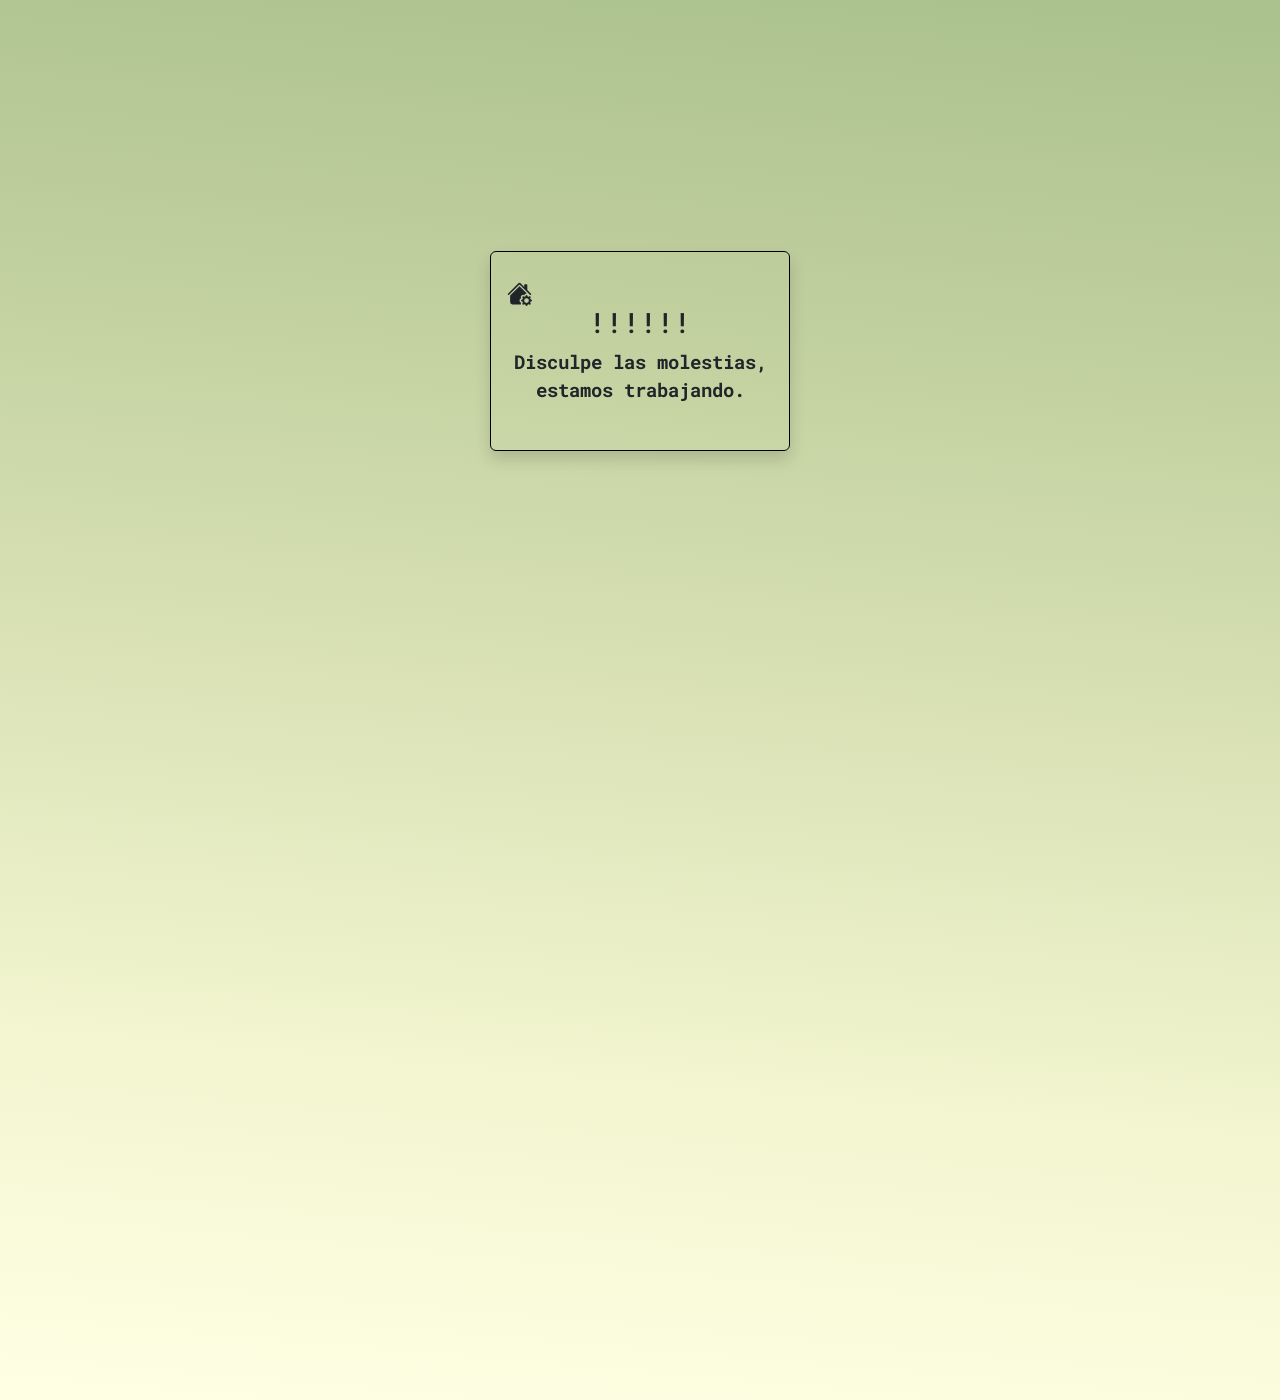
<file: paginas/arreglo.htm>
<!DOCTYPE html>
<html lang="es">

<head>
    <!-- meta  -->
    <meta charset="UTF-8">
    <meta http-equiv="X-UA-Compatible" content="IE=edge">
    <meta name="viewport" content="width=device-width, initial-scale=1.0">
    <!-- titulo  -->
    <title>mi PLANta | reparación</title>
    <!-- favicon -->
    <link rel="shortcut icon" href="../imagenes/hoja-favi-removebg-preview.png" type="image/x-icon">
    <!-- bootstrap  -->
    <link href="https://cdn.jsdelivr.net/npm/bootstrap@5.3.0-alpha1/dist/css/bootstrap.min.css" rel="stylesheet"
        integrity="sha384-GLhlTQ8iRABdZLl6O3oVMWSktQOp6b7In1Zl3/Jr59b6EGGoI1aFkw7cmDA6j6gD" crossorigin="anonymous">
    <!-- icon bootstrap  -->
    <link rel="stylesheet" href="https://cdn.jsdelivr.net/npm/bootstrap-icons@1.10.3/font/bootstrap-icons.css">
    <!-- estilos  -->
    <link rel="stylesheet" href="../styles/css/style1.css">
    <!-- fuentes  -->
    <link rel="preconnect" href="https://fonts.googleapis.com">
    <link rel="preconnect" href="https://fonts.gstatic.com" crossorigin>
    <link href="https://fonts.googleapis.com/css2?family=Roboto+Mono:ital,wght@1,300&display=swap" rel="stylesheet">
</head>

<body>
    <section class="arreglo">
        <div class="hero-arreglo container d-flex fw-bolder shadow p-3 mb-5 bg-transparent rounded">
            <svg xmlns="http://www.w3.org/2000/svg" width="25" height="25" fill="currentColor"
                class="bi bi-house-gear-fill" viewBox="0 0 16 16">
                <path
                    d="M7.293 1.5a1 1 0 0 1 1.414 0L11 3.793V2.5a.5.5 0 0 1 .5-.5h1a.5.5 0 0 1 .5.5v3.293l2.354 2.353a.5.5 0 0 1-.708.708L8 2.207 1.354 8.854a.5.5 0 1 1-.708-.708L7.293 1.5Z" />
                <path
                    d="M11.07 9.047a1.5 1.5 0 0 0-1.742.26l-.02.021a1.5 1.5 0 0 0-.261 1.742 1.5 1.5 0 0 0 0 2.86 1.504 1.504 0 0 0-.12 1.07H3.5A1.5 1.5 0 0 1 2 13.5V9.293l6-6 4.724 4.724a1.5 1.5 0 0 0-1.654 1.03Z" />
                <path
                    d="m13.158 9.608-.043-.148c-.181-.613-1.049-.613-1.23 0l-.043.148a.64.64 0 0 1-.921.382l-.136-.074c-.561-.306-1.175.308-.87.869l.075.136a.64.64 0 0 1-.382.92l-.148.045c-.613.18-.613 1.048 0 1.229l.148.043a.64.64 0 0 1 .382.921l-.074.136c-.306.561.308 1.175.869.87l.136-.075a.64.64 0 0 1 .92.382l.045.149c.18.612 1.048.612 1.229 0l.043-.15a.64.64 0 0 1 .921-.38l.136.074c.561.305 1.175-.309.87-.87l-.075-.136a.64.64 0 0 1 .382-.92l.149-.044c.612-.181.612-1.049 0-1.23l-.15-.043a.64.64 0 0 1-.38-.921l.074-.136c.305-.561-.309-1.175-.87-.87l-.136.075a.64.64 0 0 1-.92-.382ZM12.5 14a1.5 1.5 0 1 1 0-3 1.5 1.5 0 0 1 0 3Z" />
            </svg>
            <h3>!!!!!!</h3>
            <p>Disculpe las molestias, estamos trabajando.</p>
        </div>
    </section>
</body>

</html>
</file>
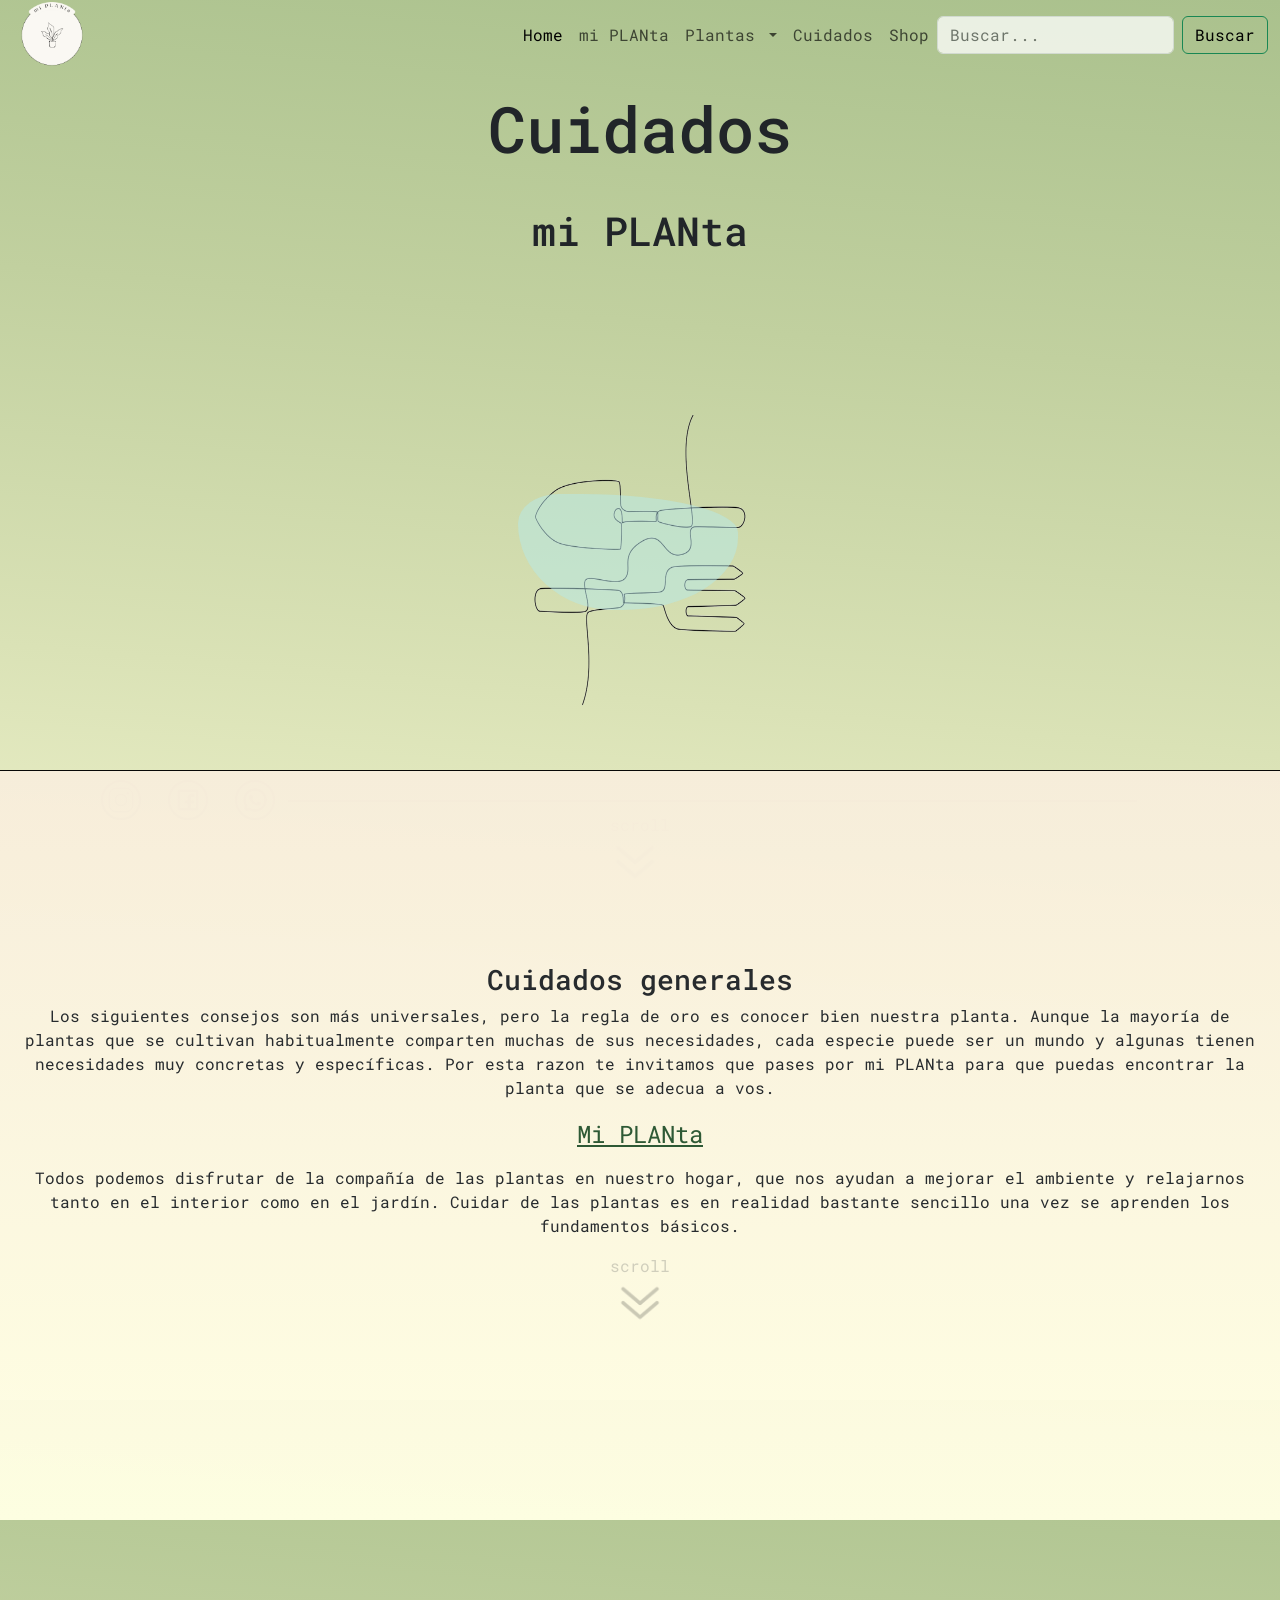
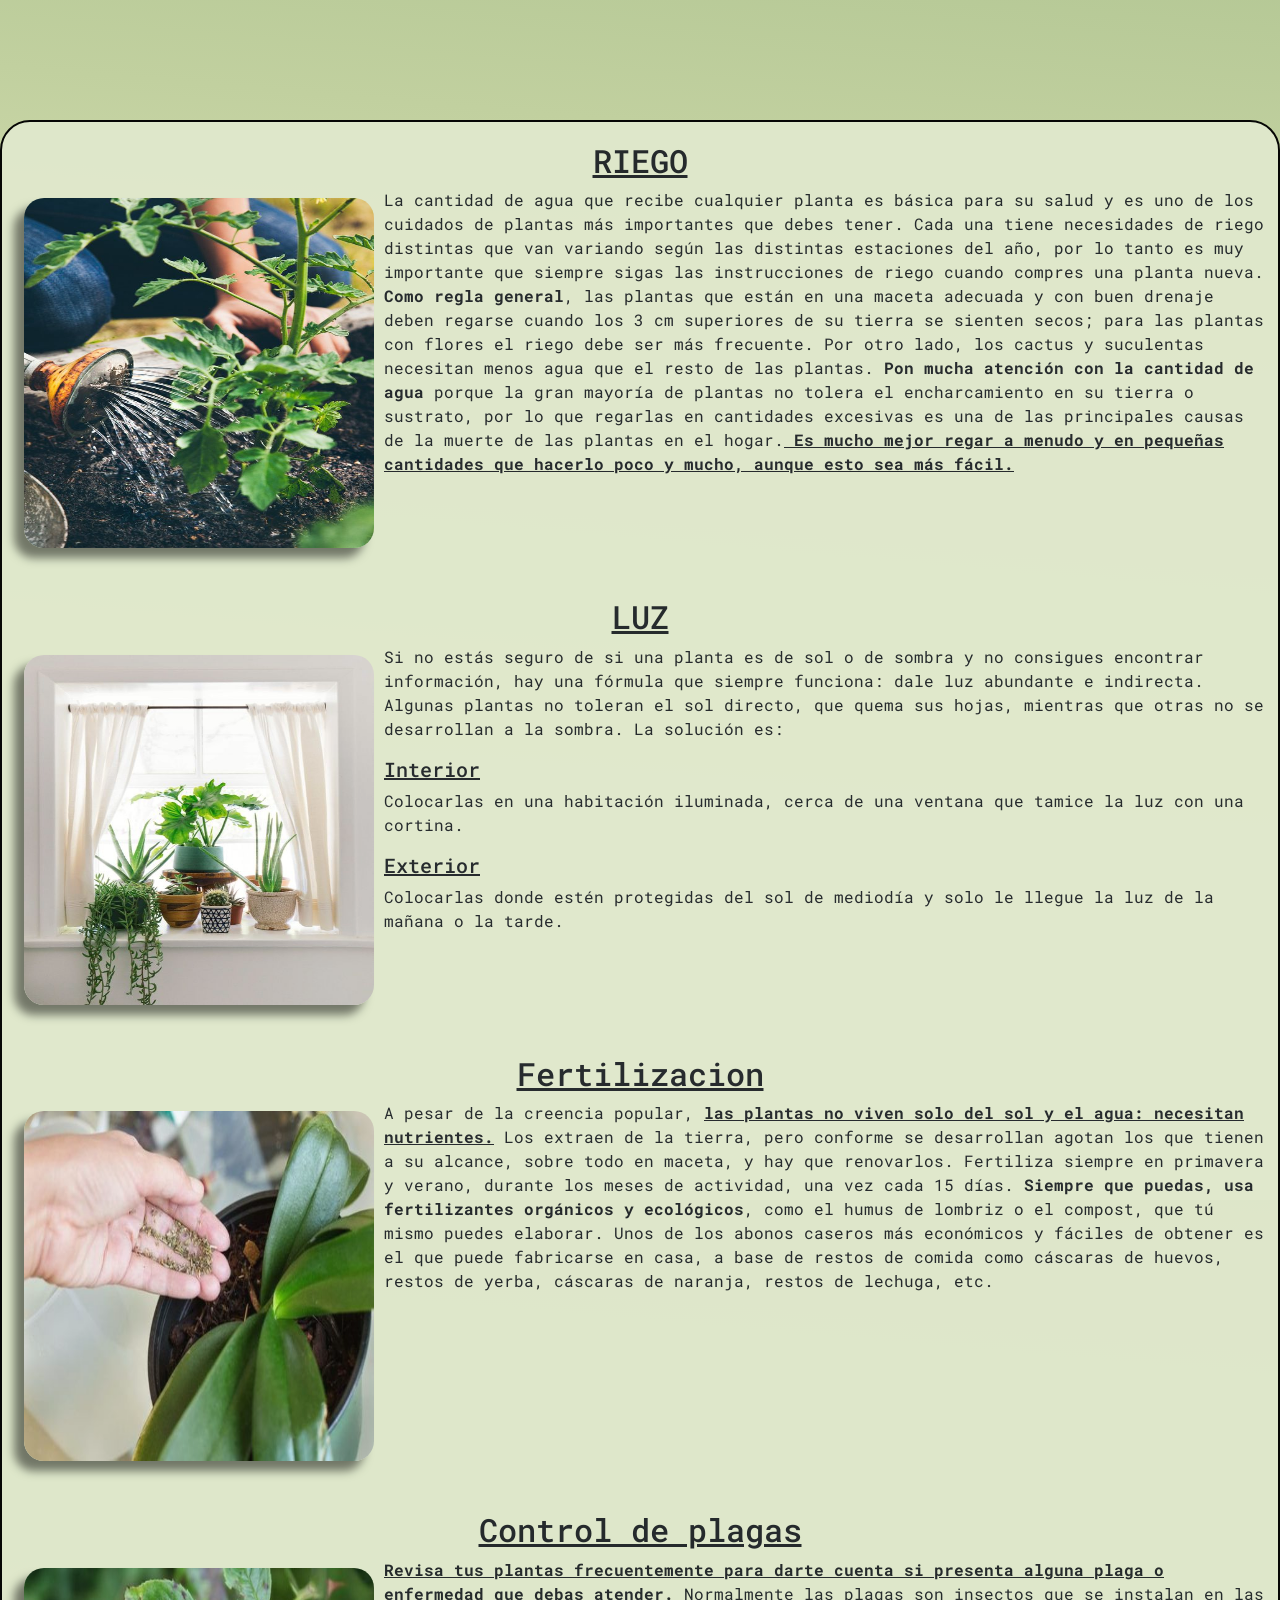
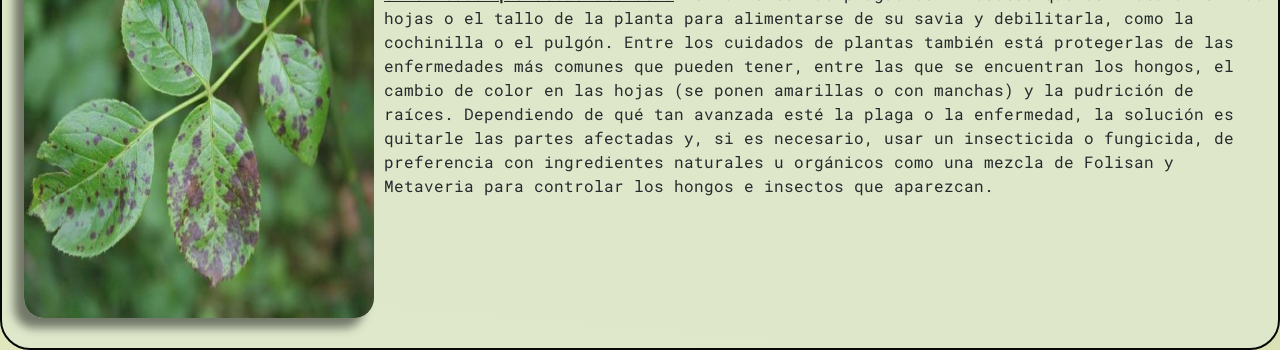
<file: paginas/cuidadosgnr.html>
<!DOCTYPE html>
<html lang="es">

<head>
    <!-- meta  -->
    <meta charset="UTF-8">
    <meta http-equiv="X-UA-Compatible" content="IE=edge">
    <meta name="viewport" content="width=device-width, initial-scale=1.0">
    <!-- seo  -->
    <meta name="description" content="Planifica tu planta. Es importante conocer los cuidados generales de una
     planta para ayudarla a crecer adecuadamente, prevenir enfermedades y plagas, contribuir al medio ambiente y 
     proporcionar satisfacción personal..">
    <meta name="keywords" content="mi planta, planta, plantas, cuidados, decoracion, huerta, frutales, 
       naturaleza,interior, exterior, riego, luz,abono,plagas, jardin,verde">
    <!-- titulo  -->
    <title>mi PLANta | cuidados</title>
    <!-- favicon -->
    <link rel="shortcut icon" href="../imagenes/hoja-favi-removebg-preview.png" type="image/x-icon">
    <!-- bootstrap  -->
    <link href="https://cdn.jsdelivr.net/npm/bootstrap@5.3.0-alpha1/dist/css/bootstrap.min.css" rel="stylesheet"
        integrity="sha384-GLhlTQ8iRABdZLl6O3oVMWSktQOp6b7In1Zl3/Jr59b6EGGoI1aFkw7cmDA6j6gD" crossorigin="anonymous">
    <!-- estilos  -->
    <link rel="stylesheet" href="../styles/css/style1.css">
    <!-- fuentes  -->
    <link rel="preconnect" href="https://fonts.googleapis.com">
    <link rel="preconnect" href="https://fonts.gstatic.com" crossorigin>
    <link href="https://fonts.googleapis.com/css2?family=Roboto+Mono:ital,wght@1,300&display=swap" rel="stylesheet">
</head>

<body>

    <section class="hero">
        <!-- barra de navegacion -->
        <nav class="navbar navbar-expand-lg bg-transparent">
            <div class="colapso container-fluid">
                <a class="navbar-brand" href="../index.html"><img src="../imagenes/logo-mi_PLAN_ta.png"
                        alt="logo de mi planta" height="80" width="80"></a>
                <button class="navbar-toggler" type="button" data-bs-toggle="collapse"
                    data-bs-target="#navbarSupportedContent" aria-controls="navbarSupportedContent"
                    aria-expanded="false" aria-label="Toggle navigation">
                    <span class="navbar-toggler-icon"></span>
                </button>
                <div class="collapse navbar-collapse" id="navbarSupportedContent">
                    <ul class="navbar-nav me-auto mb-2 mb-lg-0">
                        <li class="nav-item">
                            <a class="nav-link active" aria-current="page" href="../index.html">Home</a>
                        </li>
                        <li class="nav-item">
                            <a class="nav-link" href="../index.html#planta">mi PLANta</a>
                        </li>
                        <li class="nav-item dropdown">
                            <a class="nav-link dropdown-toggle" href="#" role="button" data-bs-toggle="dropdown"
                                aria-expanded="false">
                                Plantas
                            </a>
                            <ul class="dropdown-menu opacity-75">
                                <li><a class="dropdown-item" href="../paginas/suculentas.html">Suculentas</a></li>
                                <li><a class="dropdown-item" href="../paginas/arboles.html">Árboles</a></li>
                                <li>
                            </ul>
                        </li>
                        <li class="nav-item">
                            <a class="nav-link" href="../paginas/cuidadosgnr.html">Cuidados</a>
                        </li>
                        <li class="nav-item">
                            <a class="nav-link" href="./shop.html">Shop</a>
                        </li>
                    </ul>
                    <form class="d-flex" role="search">
                        <input class="form-control me-2 opacity-75" type="search" placeholder="Buscar..."
                            aria-label="Search">
                        <button class="btn btn-outline-success" type="submit">Buscar</button>
                    </form>
                </div>
            </div>
        </nav>
        <!-- nombre seccion -->
        <section class="header">
            <h2 class="tituloseccion">Cuidados</h2>
            <h3 class="subtituloseccion">mi PLANta</h3>
        </section>
        <!-- scroll -->
        <section class="control-scroll" id="scrollA">
            <div class="conte-scroll">
                <p class="text-croll">scroll</p>
                <img class="img-scroll" src="../imagenes/scroll.png" alt="flecha">
            </div>
        </section>
        <!-- visuales  -->
        <div class="visualE"></div>
        <div id="visualCA">
            <img id="imgVisualCuidadogrl" src="../imagenes/cuidadosgrl/fondoCuidgrl.png"
                alt="imagen de pala y rastrillo">
        </div>
        <div id="visualCB"></div>
        <!-- footer  -->
        <footer>
            <div id="iconosFooter">
                <div>
                    <a href="./arreglo.htm">
                        <img class="iconosFooter-img" src="../imagenes/footer/icons8-instagram-50.png"
                            alt="icono intagram">
                    </a>
                </div>
                <div>
                    <a href="./arreglo.htm">
                        <img class="iconosFooter-img" src="../imagenes/footer/icons8-facebook-48.png"
                            alt="icono facebook">
                    </a>
                </div>
                <div>
                    <a href="./arreglo.htm">
                        <img class="iconosFooter-img" src="../imagenes/footer/icons8-whatsapp-48.png"
                            alt="icono whatsapp">
                    </a>
                </div>
            </div>
        </footer>
    </section>
    <!-- cuidados generales  -->
    <section class="body-cuidGrl">
        <div class="body-cuidGrl-header container-fluid d-flex">
            <h3 class="body-titulo-heder">Cuidados generales</h3>
            <P> Los siguientes consejos son más universales, pero la regla de oro es conocer bien nuestra planta.
                Aunque la mayoría de plantas que se cultivan habitualmente comparten muchas de sus
                necesidades, cada especie puede ser un mundo y algunas tienen necesidades muy concretas y específicas.
                Por esta razon te invitamos que pases por mi PLANta para que puedas encontrar la planta que se adecua a
                vos. </P>
            <a href="../index.html#planta" class="boton-miplanta">Mi PLANta</a>
            <p> Todos podemos disfrutar de la compañía de las plantas en nuestro hogar, que nos ayudan a mejorar el
                ambiente y relajarnos tanto en el interior como en el jardín. Cuidar de las plantas es en realidad
                bastante sencillo una vez se aprenden los fundamentos básicos.
            </p>
            <!-- scrollB -->
            <section class="control-scroll" id="scrollB">
                <div class="conte-scroll">
                    <p class="text-croll">scroll</p>
                    <img class="img-scroll" id="imgB-scroll" src="../imagenes/scroll.png" alt="flecha">
                </div>
            </section>
        </div>

        <!-- consejos  -->
        <section class="conse-cuidgrl container-fluid">
            <div class="tarjetas-cuidgrl">
                <h4 class="conse-cuidgrl-titulo text-decoration-underline">RIEGO</h4>
                <img class="tarjetas-cuidgr-img" src="../imagenes/cuidadosgrl/riegogrl.jpg"
                    alt="imagen de una planta siendo regada">
                <p>La cantidad de agua que recibe cualquier planta es básica para su salud y es uno de los cuidados de
                    plantas más importantes que debes tener. Cada una tiene necesidades de riego distintas que van
                    variando según las distintas estaciones del año, por lo tanto es muy importante que siempre sigas
                    las instrucciones de riego cuando compres una planta nueva.
                    <strong>Como regla general</strong>, las plantas que están en una maceta adecuada y con buen drenaje
                    deben regarse
                    cuando los 3 cm superiores de su tierra se sienten secos; para las plantas con flores el riego debe
                    ser más frecuente. Por otro lado, los cactus y suculentas necesitan menos agua que el resto de las
                    plantas. <strong>Pon mucha atención con la cantidad de agua</strong> porque la gran mayoría de
                    plantas no tolera el
                    encharcamiento en su tierra o sustrato, por lo que regarlas en cantidades excesivas es una de las
                    principales causas de la muerte de las plantas en el hogar.<ins><strong> Es mucho mejor regar a
                            menudo y en pequeñas cantidades que hacerlo poco y mucho, aunque esto sea más
                            fácil.</strong></ins>
                </p>
            </div>
            <div class="tarjetas-cuidgrl">
                <h4 class="conse-cuidgrl-titulo text-decoration-underline">LUZ</h4>
                <img class="tarjetas-cuidgr-img" src="../imagenes/cuidadosgrl/luzgrl.jpg"
                    alt="imagen de un planta en la ventana">
                <p> Si no estás seguro de si una planta es de sol o de sombra y no consigues encontrar información, hay
                    una fórmula que siempre funciona: dale luz abundante e indirecta. Algunas plantas no toleran el sol
                    directo, que quema sus hojas, mientras que otras no se desarrollan a la sombra. La solución es: </p>
                <ul>
                    <li>
                        <h5 class="conse-cuidgrl-subtitulo text-decoration-underline">Interior</h5>
                        <p> Colocarlas en una habitación iluminada, cerca de una ventana que tamice la luz con una
                            cortina.</p>
                    </li>
                    <li>
                        <h5 class="conse-cuidgrl-subtitulo text-decoration-underline">Exterior</h5>
                        <p> Colocarlas donde estén protegidas del sol de mediodía y solo le llegue la luz de la mañana o
                            la tarde.</p>
                    </li>
                </ul>

            </div>
            <div class="tarjetas-cuidgrl">
                <h4 class="conse-cuidgrl-titulo text-decoration-underline">Fertilizacion</h4>
                <img class="tarjetas-cuidgr-img " src="../imagenes/cuidadosgrl/abonogrl.jpg" alt="foto de abono">
                <p>A pesar de la creencia popular, <ins><strong> las plantas no viven solo del sol y el agua: necesitan
                            nutrientes.</strong></ins>
                    Los extraen de la tierra, pero conforme se desarrollan agotan los que tienen a su alcance, sobre
                    todo en maceta, y hay que renovarlos. Fertiliza siempre en primavera y verano, durante los meses de
                    actividad, una vez cada 15 días. <strong> Siempre que puedas, usa fertilizantes orgánicos y
                        ecológicos</strong>, como
                    el humus de lombriz o el compost, que tú mismo puedes elaborar. Unos de los abonos caseros más
                    económicos y fáciles de obtener es el que puede fabricarse en casa, a base de restos de comida como
                    cáscaras de huevos, restos de yerba, cáscaras de naranja, restos de lechuga, etc.
                </p>
            </div>
            <div class="tarjetas-cuidgrl">
                <h4 class="conse-cuidgrl-titulo text-decoration-underline">Control de plagas</h4>
                <img class="tarjetas-cuidgr-img" src="../imagenes/cuidadosgrl/plagasgrl.jpg"
                    alt="foto de plagas en planta">
                <p><ins><strong> Revisa tus plantas frecuentemente para darte cuenta si presenta alguna plaga o
                    enfermedad que debas atender.</strong></ins> Normalmente las plagas son insectos que se instalan en las hojas o
                    el tallo de la planta
                    para alimentarse de su savia y debilitarla, como la cochinilla o el pulgón. Entre los cuidados de
                    plantas también está protegerlas de las enfermedades más comunes que pueden tener, entre las que se
                    encuentran los hongos, el cambio de color en las hojas (se ponen amarillas o con manchas) y la
                    pudrición de raíces.
                    Dependiendo de qué tan avanzada esté la plaga o la enfermedad, la solución es quitarle las partes
                    afectadas y, si es necesario, usar un insecticida o fungicida, de preferencia con ingredientes
                    naturales u orgánicos como una mezcla de Folisan y Metaveria para controlar los hongos e insectos
                    que aparezcan.
                </p>
            </div>
        </section>
    </section>
    <!-- js bootstrap  -->
    <script src="https://cdn.jsdelivr.net/npm/bootstrap@5.3.0-alpha1/dist/js/bootstrap.bundle.min.js"
        integrity="sha384-w76AqPfDkMBDXo30jS1Sgez6pr3x5MlQ1ZAGC+nuZB+EYdgRZgiwxhTBTkF7CXvN"
        crossorigin="anonymous"></script>

</body>

</html>
</file>
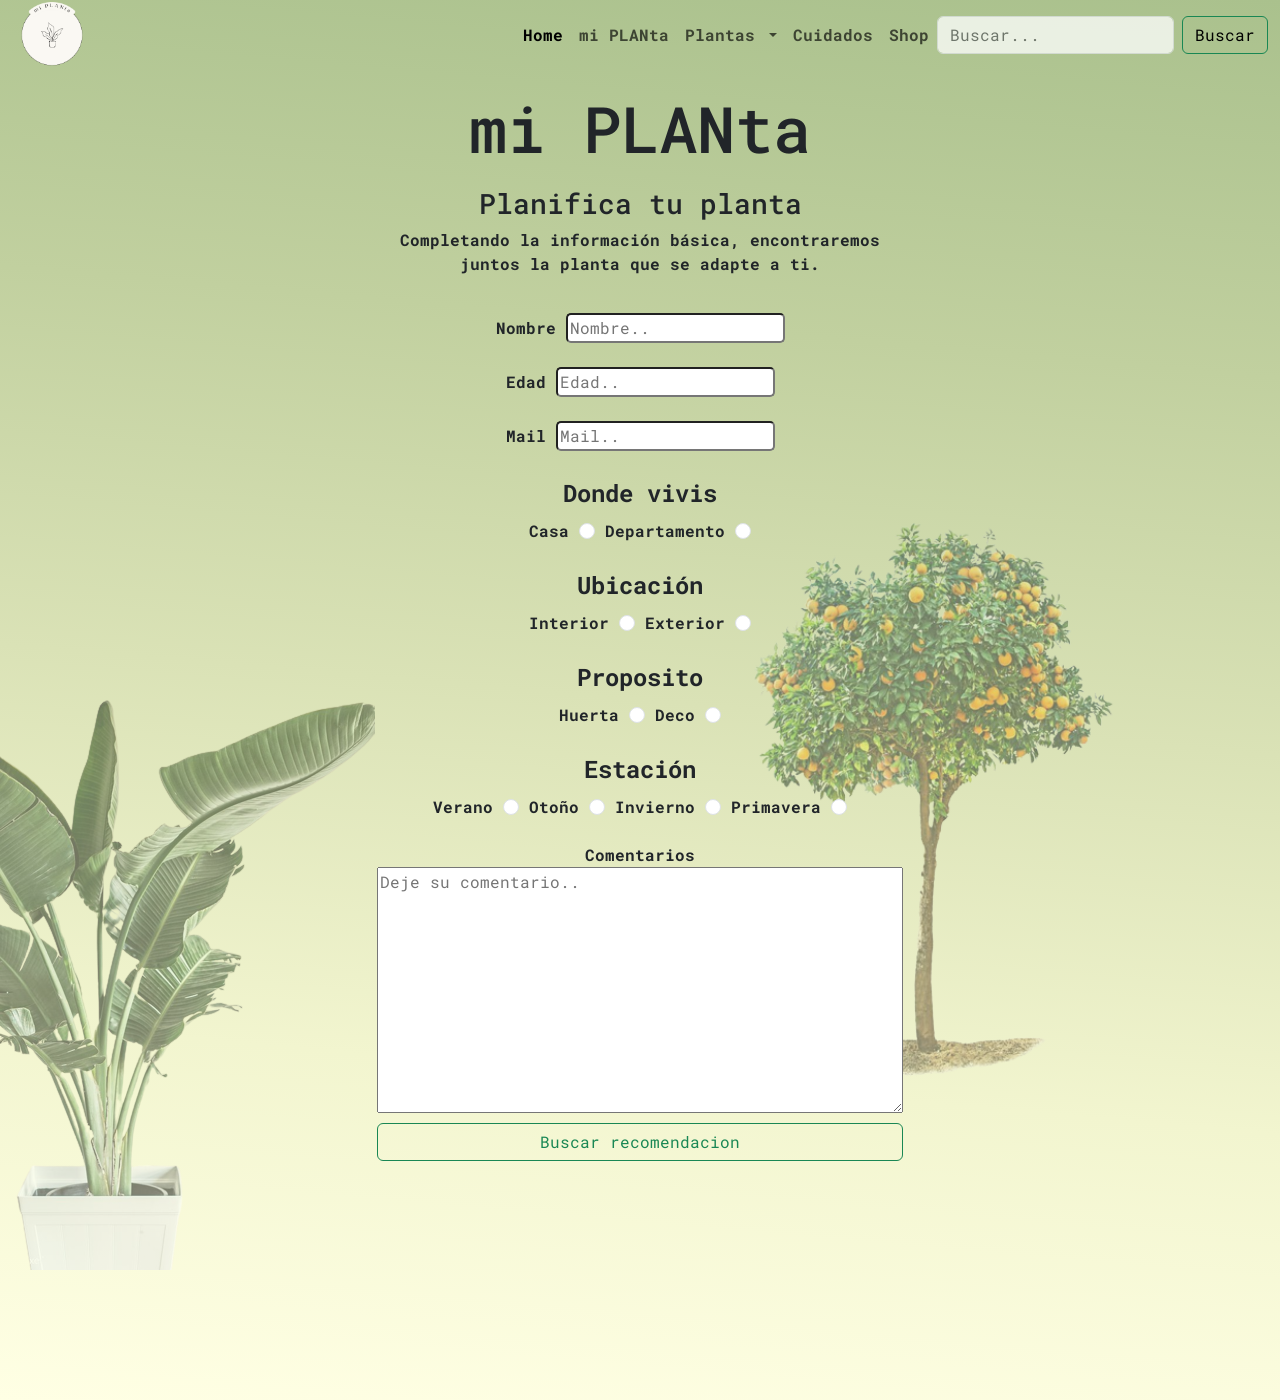
<file: paginas/formulario.html>
<!DOCTYPE html>
<html lang="es">

<head>
  <!-- meta -->
  <meta charset="UTF-8">
  <meta name="viewport" content="width=device-width, initial-scale=1.0">
  <!-- seo  -->
  <meta name="description" content="Planifica tu planta.Completando la información básica, encontraremos juntos la planta que se adapte a ti.">
  <meta name="keywords" content="mi planta, planta, plantas, cuidados, decoracion, huerta, frutales, naturaleza,interior, exterior, 
    formulario, sugerencia, busqueda, datos">
  <!-- titulo  -->
  <title>mi PLANta | formulario</title>
  <!-- favicon -->
  <link rel="shortcut icon" href="../imagenes/hoja-favi-removebg-preview.png" type="image/x-icon">
  <!-- favicon -->
  <!-- bootstrap  -->
  <link href="https://cdn.jsdelivr.net/npm/bootstrap@5.3.0-alpha1/dist/css/bootstrap.min.css" rel="stylesheet"
    integrity="sha384-GLhlTQ8iRABdZLl6O3oVMWSktQOp6b7In1Zl3/Jr59b6EGGoI1aFkw7cmDA6j6gD" crossorigin="anonymous">
  <!-- css  -->
  <link rel="stylesheet" href="../styles/css/style1.css">
  <!-- fuentes -->
  <link rel="preconnect" href="https://fonts.googleapis.com">
  <link rel="preconnect" href="https://fonts.gstatic.com" crossorigin>
  <link
    href="https://fonts.googleapis.com/css2?family=Bubbler+One&family=Chathura:wght@300&family=Open+Sans:ital@1&family=Roboto+Mono:ital,wght@1,100&display=swap"
    rel="stylesheet">

</head>

<body>

  <section class="hero-form">
    <!-- barra de navegación  -->
    <nav class="navbar navbar-expand-lg bg-transparent fw-bold">
      <div class="container-fluid">
        <a class="navbar-brand" href="../index.html"><img src="../imagenes/logo-mi_PLAN_ta.png" alt="logo de mi planta" height="80"
            width="80"></a>
        <button class="navbar-toggler" type="button" data-bs-toggle="collapse" data-bs-target="#navbarSupportedContent"
          aria-controls="navbarSupportedContent" aria-expanded="false" aria-label="Toggle navigation">
          <span class="navbar-toggler-icon"></span>
        </button>
        <div class="collapse navbar-collapse" id="navbarSupportedContent">
          <ul class="navbar-nav me-auto mb-2 mb-lg-0">
            <li class="nav-item">
              <a class="nav-link active" aria-current="page" href="../index.html">Home</a>
            </li>
            <li class="nav-item">
              <a class="nav-link" href="../index.html#planta">mi PLANta</a>
            </li>
            <li class="nav-item dropdown">
              <a class="nav-link dropdown-toggle" href="#" role="button" data-bs-toggle="dropdown"
                aria-expanded="false">
                Plantas
              </a>
              <ul class="dropdown-menu opacity-75">
                <li><a class="dropdown-item" href="../paginas/suculentas.html">Suculentas</a></li>
                <li><a class="dropdown-item" href="../paginas/arboles.html">Árboles</a></li>
                <li>
              </ul>
            </li>
            <li class="nav-item">
              <a class="nav-link" href="../paginas/cuidadosgnr.html">Cuidados</a>
            </li>
            <li class="nav-item">
              <a class="nav-link" href="./shop.html">Shop</a>
            </li>
          </ul>
          <form class="d-flex" role="search">
            <input class="form-control me-2 opacity-75" type="search" placeholder="Buscar..." aria-label="Search">
            <button class="btn btn-outline-success" type="submit">Buscar</button>
          </form>
        </div>
      </div>
    </nav>
    <!-- presenetacion  -->
    <section class="header fw-bold">
      <div class="titulo">
        <h2 class="tituloseccion">mi PLANta</h2>
      </div>
      <div class="expliform">
        <h3>Planifica tu planta</h3>
        <p>Completando la información básica, encontraremos juntos la planta que se adapte a ti.</p>
      </div>
    </section>
    <!-- cuerpo del formulario  -->
    <form class="formulario" method="post">
      <div>
        <label for="nombre"><b>Nombre</b></label>
        <input class="formulario-datos" type="text" id="nombre" name="nombre" placeholder="Nombre.." required>
      </div>
      <br>
      <div>
        <label for="edad"><b>Edad</b></label>
        <input class="formulario-datos" type="number" id="edad" name="edad" placeholder="Edad.." required>
      </div>
      <br>
      <div>
        <label for="mail"><b>Mail</b></label>
        <input class="formulario-datos" type="email" id="mail" name="mail" placeholder="Mail.." required>
      </div>
      <br>
      <fieldset>
        <legend><b>Donde vivis</b></legend>
        <label for="casa"><b>Casa</b></label>
        <input class="form-check-input" type="radio" name="vivienda" id="casa">
        <label for="departamento"><b>Departamento</b></label>
        <input class="form-check-input" type="radio" name="vivienda" id="departamento">
      </fieldset>
      <br>
      <fieldset>
        <legend><b>Ubicación</b></legend>
        <label for="interior"><b>Interior</b></label>
        <input class="form-check-input" type="radio" name="ubicacion" id="interior">
        <label for="exterior"><b>Exterior</b></label>
        <input class="form-check-input" type="radio" name="ubicacion" id="exterior">
      </fieldset>
      <br>
      <fieldset>
        <legend><b>Proposito</b></legend>
        <label for="huerta"><b>Huerta</b></label>
        <input class="form-check-input" type="radio" id="huerta" name="proposito">
        <label for="deco"><b>Deco</b></label>
        <input class="form-check-input" type="radio" id="deco" name="proposito">
      </fieldset>
      <br>
      <fieldset>
        <legend><b>Estación</b></legend>
        <label for="verano"><b>Verano</b></label>
        <input class="form-check-input" type="radio" id="verano" name="estacion">
        <label for="otonio"><b>Otoño</b></label>
        <input class="form-check-input" type="radio" id="otonio" name="estacion">
        <label for="invierno"><b>Invierno</b></label>
        <input class="form-check-input" type="radio" id="invierno" name="estacion">
        <label for="primavera"><b>Primavera</b></label>
        <input class="form-check-input" type="radio" id="primavera" name="estacion">
      </fieldset>
      <br>
      <div id="formulario-coment">
        <label for="comentario"><b>Comentarios</b></label>
        <textarea name="comentario" id="comentario" cols="30" rows="10" placeholder="Deje su comentario.."></textarea>
      </div>
      <button class="button-form btn btn-outline-success" type="submit">Buscar recomendacion</button>
    </form>
    <!-- visuales  -->
    <img id="fondoAform" src="../imagenes/plantas.png" alt="imagen de plantas">
    <img id="fondoBform" src="../imagenes/fondoform.png" alt="imagen de un naranjo">
  </section>
  <script src="https://cdn.jsdelivr.net/npm/bootstrap@5.3.0-alpha1/dist/js/bootstrap.bundle.min.js"
    integrity="sha384-w76AqPfDkMBDXo30jS1Sgez6pr3x5MlQ1ZAGC+nuZB+EYdgRZgiwxhTBTkF7CXvN"
    crossorigin="anonymous"></script>

</body>

</html>
</file>
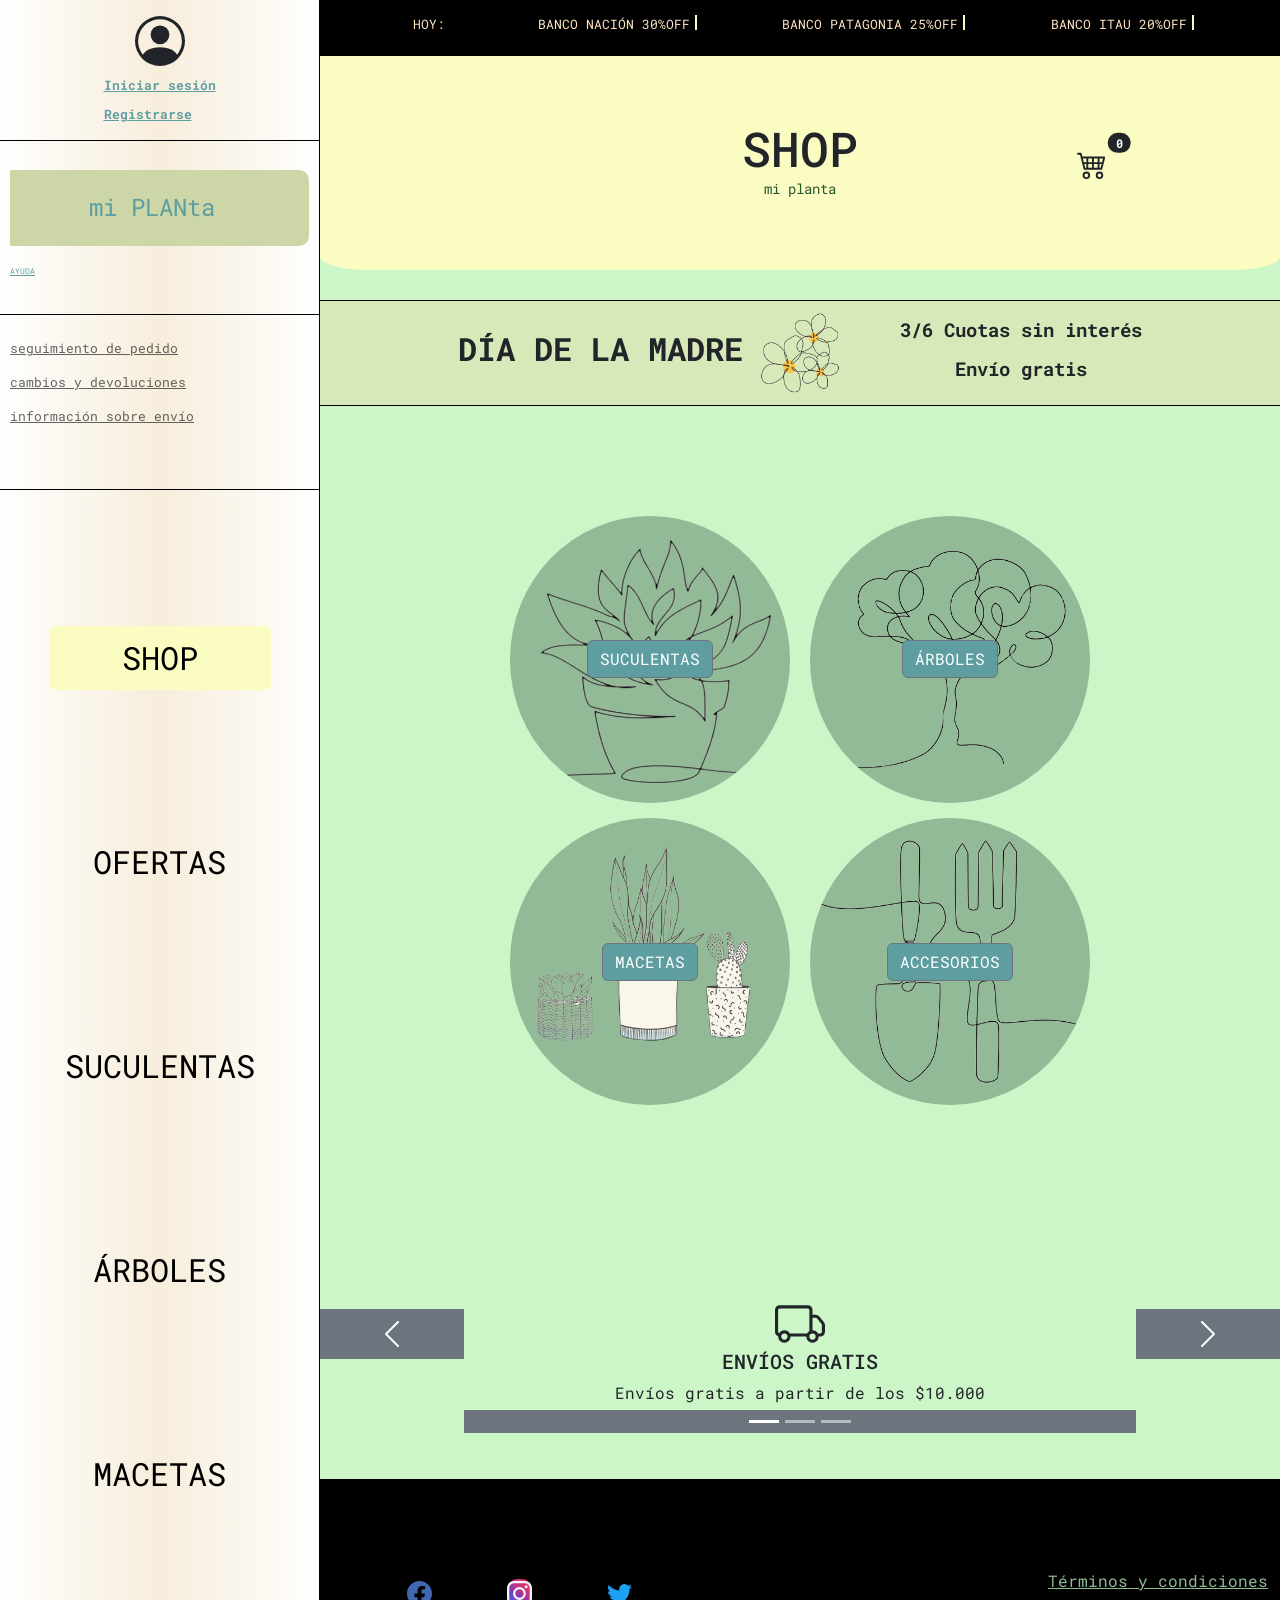
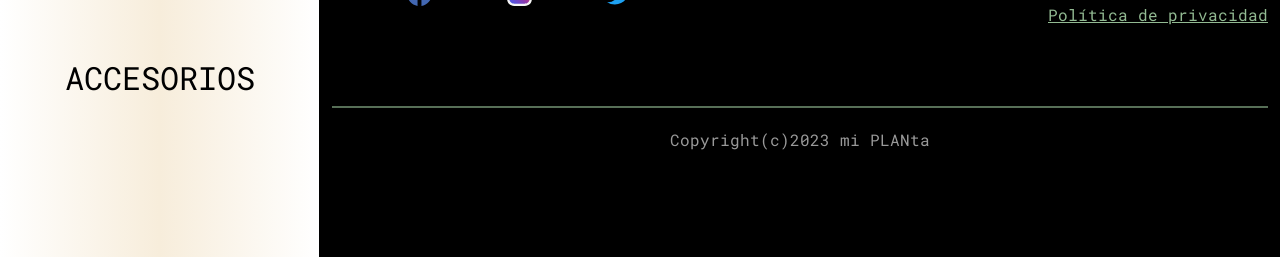
<file: paginas/shop.html>
<!DOCTYPE html>
<html lang="es">

<head>
    <!-- meta  -->
    <meta charset="UTF-8">
    <meta http-equiv="X-UA-Compatible" content="IE=edge">
    <meta name="viewport" content="width=device-width, initial-scale=1.0">
    <!-- seo  -->
    <meta name="description" content="Shop mi PLANta. Vas a encontrar tu planta, macetas, accesorios y todo lo que necesitas
     para la jardinería directo desde el vivero">
    <meta name="keywords" content="mi planta, planta, plantas, cuidados, decoracion, huerta, frutales, naturaleza,interior,
       exterior,shop, productos,ofertas,rebjas,cuotas,envio gratis,regalo, comprar,suculentas,arbol,macetas,palas, verde">
    <!-- titulo  -->
    <title>mi PLANta | Shop</title>
    <!-- favicon -->
    <link rel="shortcut icon" href="../imagenes/hoja-favi-removebg-preview.png" type="image/x-icon">
    <!-- bootstrap  -->
    <link href="https://cdn.jsdelivr.net/npm/bootstrap@5.3.0-alpha1/dist/css/bootstrap.min.css" rel="stylesheet"
        integrity="sha384-GLhlTQ8iRABdZLl6O3oVMWSktQOp6b7In1Zl3/Jr59b6EGGoI1aFkw7cmDA6j6gD" crossorigin="anonymous">
    <!-- icon bootstrap  -->
    <link rel="stylesheet" href="https://cdn.jsdelivr.net/npm/bootstrap-icons@1.10.3/font/bootstrap-icons.css">
    <!-- stilos  -->
    <link rel="stylesheet" href="../styles/css/style1.css">
    <!-- fuentes  -->
    <link rel="preconnect" href="https://fonts.googleapis.com">
    <link rel="preconnect" href="https://fonts.gstatic.com" crossorigin>
    <link href="https://fonts.googleapis.com/css2?family=Roboto+Mono:ital,wght@1,300&display=swap" rel="stylesheet">
</head>

<body>

    <section class="shop">
        <section class="hero-shop">
            <!-- banner promoción bancarias  -->
            <div class="banner-banco">
                <p>HOY:</p>
                <p class="banco-promo">BANCO NACIÓN 30%OFF</p>
                <p class="banco-promo">BANCO PATAGONIA 25%OFF</p>
                <p class="banco-promo">BANCO ITAU 20%OFF</p>
            </div>
            <!-- hero  -->
            <div class="presentacion">
                <div id="presentacion-titulo">
                    <h2>SHOP</h2>
                    <a href="./formulario.html" class="boton-miplanta" id="presentacion-titulo-boton">mi planta</a>
                </div>
                <!-- menu interno  -->
                <div id="burguer">
                    <button class="btn bg-transparent" type="button" data-bs-toggle="offcanvas"
                        data-bs-target="#offcanvasScrolling" aria-controls="offcanvasScrolling">
                        <svg xmlns="http://www.w3.org/2000/svg" width="25" height="25" fill="currentColor"
                            class="bi bi-list" viewBox="0 0 16 16">
                            <path fill-rule="evenodd" d="M2.5 12a.5.5 0 0 1 .5-.5h10a.5.5 0 0 1 0 1H3a.5.5 0 0 1-.5-.5zm0-4a.5.5 0 0 1 
                                .5-.5h10a.5.5 0 0 1 0 1H3a.5.5 0 0 1-.5-.5zm0-4a.5.5 0 0 1 .5-.5h10a.5.5 0 0 1 0
                                 1H3a.5.5 0 0 1-.5-.5z" />
                        </svg>
                    </button>
                    <div class="offcanvas offcanvas-start" data-bs-scroll="true" data-bs-backdrop="false" tabindex="-1"
                        id="offcanvasScrolling" aria-labelledby="offcanvasScrollingLabel">
                        <div class="offcanvas-header">
                            <button type="button" class="btn-close" data-bs-dismiss="offcanvas"
                                aria-label="Close"></button>

                            <div class="offcanvas-header-texto">
                                <svg xmlns="http://www.w3.org/2000/svg" width="50" height="50" fill="currentColor"
                                    class="bi bi-person-circle" viewBox="0 0 16 16">
                                    <path d="M11 6a3 3 0 1 1-6 0 3 3 0 0 1 6 0z" />
                                    <path fill-rule="evenodd" d="M0 8a8 8 0 1 1 16 0A8 8 0 0 1 0 8zm8-7a7 7 0 0 0-5.468 11.37C3.242 
                                11.226 4.805 10 8 10s4.757 1.225 5.468 2.37A7 7 0 0 0 8 1z" />
                                </svg>

                                <div class="offcanvas-header-registro">
                                    <a href="./arreglo.htm" class="alert-link">Iniciar sesión</a>
                                    <a href="./arreglo.htm" class="alert-link">Registrarse</a>
                                </div>

                            </div>
                        </div>
                        <div class="offcanvas-body d-flex">
                            <div class="offcanvas-body-enlaces">
                                <ul class="offcanvas-body-lista">
                                    <li id="offcanvas-miplanta"><a id="offcanvas-miplanta-boton" href="../index.html">mi
                                            PLANta</a></li>
                                    <li id="offcanvas-ayuda"><a href="./arreglo.htm">AYUDA</a></li>
                                </ul>
                            </div>
                            <div class="footer-menu">
                                <ul>
                                    <li><a href="./arreglo.htm">seguimiento de pedido</a></li>
                                    <li><a href="./arreglo.htm">cambios y devoluciones</a></li>
                                    <li><a href="./arreglo.htm">información sobre envío</a></li>
                                </ul>
                                <div class="footer-menu-logo d-flex">
                                    <a href="./arreglo.htm" class="logo-facebook"> <svg
                                            xmlns="http://www.w3.org/2000/svg" width="25" height="25"
                                            fill="currentColor" class="bi bi-facebook" viewBox="0 0 16 16">
                                            <path
                                                d="M16 8.049c0-4.446-3.582-8.05-8-8.05C3.58 0-.002 3.603-.002 8.05c0 4.017 2.926 7.347 6.75 7.951v-5.625h-2.03V8.05H6.75V6.275c0-2.017 1.195-3.131 3.022-3.131.876 0 1.791.157 1.791.157v1.98h-1.009c-.993 0-1.303.621-1.303 1.258v1.51h2.218l-.354 2.326H9.25V16c3.824-.604 6.75-3.934 6.75-7.951z" />
                                        </svg>
                                    </a>
                                    <a href="./arreglo.htm" class="logo-instagram"> <svg
                                            xmlns="http://www.w3.org/2000/svg" width="25" height="25"
                                            fill="currentColor" class="bi bi-instagram" viewBox="0 0 16 16">
                                            <path
                                                d="M8 0C5.829 0 5.556.01 4.703.048 3.85.088 3.269.222 2.76.42a3.917 3.917 0 0 0-1.417.923A3.927 3.927 0 0 0 .42 2.76C.222 3.268.087 3.85.048 4.7.01 5.555 0 5.827 0 8.001c0 2.172.01 2.444.048 3.297.04.852.174 1.433.372 1.942.205.526.478.972.923 1.417.444.445.89.719 1.416.923.51.198 1.09.333 1.942.372C5.555 15.99 5.827 16 8 16s2.444-.01 3.298-.048c.851-.04 1.434-.174 1.943-.372a3.916 3.916 0 0 0 1.416-.923c.445-.445.718-.891.923-1.417.197-.509.332-1.09.372-1.942C15.99 10.445 16 10.173 16 8s-.01-2.445-.048-3.299c-.04-.851-.175-1.433-.372-1.941a3.926 3.926 0 0 0-.923-1.417A3.911 3.911 0 0 0 13.24.42c-.51-.198-1.092-.333-1.943-.372C10.443.01 10.172 0 7.998 0h.003zm-.717 1.442h.718c2.136 0 2.389.007 3.232.046.78.035 1.204.166 1.486.275.373.145.64.319.92.599.28.28.453.546.598.92.11.281.24.705.275 1.485.039.843.047 1.096.047 3.231s-.008 2.389-.047 3.232c-.035.78-.166 1.203-.275 1.485a2.47 2.47 0 0 1-.599.919c-.28.28-.546.453-.92.598-.28.11-.704.24-1.485.276-.843.038-1.096.047-3.232.047s-2.39-.009-3.233-.047c-.78-.036-1.203-.166-1.485-.276a2.478 2.478 0 0 1-.92-.598 2.48 2.48 0 0 1-.6-.92c-.109-.281-.24-.705-.275-1.485-.038-.843-.046-1.096-.046-3.233 0-2.136.008-2.388.046-3.231.036-.78.166-1.204.276-1.486.145-.373.319-.64.599-.92.28-.28.546-.453.92-.598.282-.11.705-.24 1.485-.276.738-.034 1.024-.044 2.515-.045v.002zm4.988 1.328a.96.96 0 1 0 0 1.92.96.96 0 0 0 0-1.92zm-4.27 1.122a4.109 4.109 0 1 0 0 8.217 4.109 4.109 0 0 0 0-8.217zm0 1.441a2.667 2.667 0 1 1 0 5.334 2.667 2.667 0 0 1 0-5.334z" />
                                        </svg>
                                    </a>
                                    <a href="./arreglo.htm" class="logo-twitter"> <svg
                                            xmlns="http://www.w3.org/2000/svg" width="25" height="25"
                                            fill="currentColor" class="bi bi-twitter" viewBox="0 0 16 16">
                                            <path
                                                d="M5.026 15c6.038 0 9.341-5.003 9.341-9.334 0-.14 0-.282-.006-.422A6.685 6.685 0 0 0 16 3.542a6.658 6.658 0 0 1-1.889.518 3.301 3.301 0 0 0 1.447-1.817 6.533 6.533 0 0 1-2.087.793A3.286 3.286 0 0 0 7.875 6.03a9.325 9.325 0 0 1-6.767-3.429 3.289 3.289 0 0 0 1.018 4.382A3.323 3.323 0 0 1 .64 6.575v.045a3.288 3.288 0 0 0 2.632 3.218 3.203 3.203 0 0 1-.865.115 3.23 3.23 0 0 1-.614-.057 3.283 3.283 0 0 0 3.067 2.277A6.588 6.588 0 0 1 .78 13.58a6.32 6.32 0 0 1-.78-.045A9.344 9.344 0 0 0 5.026 15z" />
                                        </svg>
                                    </a>
                                </div>
                            </div>
                        </div>
                    </div>
                </div>
                <div id="perfil">
                    <svg xmlns="http://www.w3.org/2000/svg" width="50" height="50" fill="currentColor"
                        class="bi bi-person-circle" viewBox="0 0 16 16">
                        <path d="M11 6a3 3 0 1 1-6 0 3 3 0 0 1 6 0z" />
                        <path fill-rule="evenodd"
                            d="M0 8a8 8 0 1 1 16 0A8 8 0 0 1 0 8zm8-7a7 7 0 0 0-5.468 11.37C3.242 11.226 4.805 10 8 10s4.757 1.225 5.468 2.37A7 7 0 0 0 8 1z" />
                    </svg>
                </div>
                <div id="carrito">
                    <button type="button" class="btn bg-transparent position-relative">
                        <svg xmlns="http://www.w3.org/2000/svg" width="30" height="30" fill="currentColor"
                            class="bi bi-cart4" viewBox="0 0 16 16">
                            <path
                                d="M0 2.5A.5.5 0 0 1 .5 2H2a.5.5 0 0 1 .485.379L2.89 4H14.5a.5.5 0 0 1 .485.621l-1.5 6A.5.5 0 0 1 13 11H4a.5.5 0 0 1-.485-.379L1.61 3H.5a.5.5 0 0 1-.5-.5zM3.14 5l.5 2H5V5H3.14zM6 5v2h2V5H6zm3 0v2h2V5H9zm3 0v2h1.36l.5-2H12zm1.11 3H12v2h.61l.5-2zM11 8H9v2h2V8zM8 8H6v2h2V8zM5 8H3.89l.5 2H5V8zm0 5a1 1 0 1 0 0 2 1 1 0 0 0 0-2zm-2 1a2 2 0 1 1 4 0 2 2 0 0 1-4 0zm9-1a1 1 0 1 0 0 2 1 1 0 0 0 0-2zm-2 1a2 2 0 1 1 4 0 2 2 0 0 1-4 0z" />
                        </svg>
                        <span class="position-absolute top-0 start-100 translate-middle badge rounded-pill bg-dark">
                            0
                            <span class="visually-hidden">unread messages</span>
                        </span>
                    </button>
                </div>
            </div>
        </section>
        <!-- barra de navegación  -->
        <section class="barra-navegacion ">
            <nav class="nav nav-pills nav-justified">
                <a class="nav-link active" aria-current="page" href="./shop.html">SHOP</a>
                <a class="nav-link" href="./arreglo.htm">OFERTAS</a>
                <a class="nav-link" href="./arreglo.htm">SUCULENTAS</a>
                <a class="nav-link" href="./arreglo.htm">ÁRBOLES</a>
                <a class="nav-link" href="./arreglo.htm">MACETAS</a>
                <a class="nav-link" href="./arreglo.htm">ACCESORIOS</a>
            </nav>

        </section>
        <!-- banner promo especial  -->
        <section class="promo-especial container-lg d-flex text-center ">
            <h4 class="fs-2 fw-bold">DÍA DE LA MADRE</h4>
            <ul class="promo-especial-diadelamadre fw-bold">
                <li class="promo-especial-producto">3/6 Cuotas sin interés</li>
                <li class="promo-especial-producto">Envío gratis</li>
            </ul>
        </section>
        <!-- galeria de productos  -->
        <section class="shop-galeria container">
            <div id="shop-galeria_img_sucu">
                <img class="shop-galeria_img" src="../imagenes/suculentas/fondosucu.png" alt="imagen de una suculenta">
                <button type="button" class="shop-galeria-boton btn btn-secondary ">SUCULENTAS</button>
            </div>
            <div id="shop-galeria_img_arb">
                <img class="shop-galeria_img" src="../imagenes/arboles/fondoArbol.png" alt="imagen de un arbol">
                <button type="button" class="shop-galeria-boton btn btn-secondary">ÁRBOLES</button>
            </div>
            <div id="shop-galeria_img_mace">
                <img class="shop-galeria_img" src="../imagenes/shop/macetas-tienda.png" alt="imagen de una macetas">
                <button type="button" class="shop-galeria-boton btn btn-secondary">MACETAS</button>
            </div>
            <div id="shop-galeria_img_cui">
                <img class="shop-galeria_img" src="../imagenes/cuidadosgrl/fondoCuidgrl.png"
                    alt=" imagen de una palita">
                <button type="button" class="shop-galeria-boton btn btn-secondary">ACCESORIOS</button>
            </div>
        </section>
        <!-- carrusel informativo  -->
        <section class="carrusel">
            <div id="carouselExampleIndicators" class="carousel slide">
                <div class="carousel-indicators bg-secondary">
                    <button type="button" data-bs-target="#carouselExampleIndicators" data-bs-slide-to="0"
                        class="active" aria-current="true" aria-label="Slide 1"></button>
                    <button type="button" data-bs-target="#carouselExampleIndicators" data-bs-slide-to="1"
                        aria-label="Slide 2"></button>
                    <button type="button" data-bs-target="#carouselExampleIndicators" data-bs-slide-to="2"
                        aria-label="Slide 3"></button>
                </div>
                <div class="carousel-inner">
                    <div class="carousel-item active">
                        <div class="carrusel-img">
                            <svg xmlns="http://www.w3.org/2000/svg" width="50" height="50" fill="currentColor"
                                class="bi bi-truck" viewBox="0 0 16 16">
                                <path d="M0 3.5A1.5 1.5 0 0 1 1.5 2h9A1.5 1.5 0 0 1 12 3.5V5h1.02a1.5 1.5 0 0 1
                     1.17.563l1.481 1.85a1.5 1.5 0 0 1 .329.938V10.5a1.5 1.5 0 0 1-1.5 1.5H14a2 2 0 
                     1 1-4 0H5a2 2 0 1 1-3.998-.085A1.5 1.5 0 0 1 0 10.5v-7zm1.294 7.456A1.999 1.999 0 0 
                     1 4.732 11h5.536a2.01 2.01 0 0 1 .732-.732V3.5a.5.5 0 0 0-.5-.5h-9a.5.5 0 0 0-.5.5v7a.5.5
                      0 0 0 .294.456zM12 10a2 2 0 0 1 1.732 1h.768a.5.5 0 0 0 .5-.5V8.35a.5.5 0 0
                       0-.11-.312l-1.48-1.85A.5.5 0 0 0 13.02 6H12v4zm-9 1a1 1 0 1 0 0 2 1 1 0 0 0 0-2zm9 0a1 1
                        0 1 0 0 2 1 1 0 0 0 0-2z" />
                            </svg>
                        </div>
                        <div class="carrusel-texto">
                            <h5>ENVÍOS GRATIS</h5>
                            <p>Envíos gratis a partir de los $10.000</p>
                        </div>
                    </div>
                    <div class="carousel-item">
                        <svg xmlns="http://www.w3.org/2000/svg" width="50" height="50" fill="currentColor"
                            class="bi bi-credit-card" viewBox="0 0 16 16">
                            <path d="M0 4a2 2 0 0 1 2-2h12a2 2 0 0 1 2 2v8a2 2 0 0 1-2 2H2a2 2 0 0 1-2-2V4zm2-1a1 1 0
                             0 0-1 1v1h14V4a1 1 0 0 0-1-1H2zm13 4H1v5a1 1 0 0 0 1 1h12a1 1 0 0 0 1-1V7z" />
                            <path d="M2 10a1 1 0 0 1 1-1h1a1 1 0 0 1 1 1v1a1 1 0 0 1-1 1H3a1 1 0 0 1-1-1v-1z" />
                        </svg>
                        <div class="carrusel-texto">
                            <h5>CUOTAS</h5>
                            <p>Podes pagar en 3/6/12 cuotas</p>
                        </div>
                    </div>
                    <div class="carousel-item">
                        <svg xmlns="http://www.w3.org/2000/svg" width="50" height="50" fill="currentColor"
                            class="bi bi-signpost-2" viewBox="0 0 16 16">
                            <path d="M7 1.414V2H2a1 1 0 0 0-1 1v2a1 1 0 0 0 1 1h5v1H2.5a1 1 0 0 0-.8.4L.725 8.7a.5.5 0 
                    0 0 0 .6l.975 1.3a1 1 0 0 0 .8.4H7v5h2v-5h5a1 1 0 0 0 1-1V8a1 1 0 0 0-1-1H9V6h4.5a1 1 0
                     0 0 .8-.4l.975-1.3a.5.5 0 0 0 0-.6L14.3 2.4a1 1 0 0 0-.8-.4H9v-.586a1 1 0 0 0-2 0zM13.5 
                     3l.75 1-.75 1H2V3h11.5zm.5 5v2H2.5l-.75-1 .75-1H14z" />
                        </svg>
                        <div class="carrusel-texto">
                            <h5>DEVOLUCIÓN</h5>
                            <p>Devolución gratis dentro de los 30 días</p>
                        </div>
                    </div>
                </div>
                <button class="carousel-control-prev bg-secondary" type="button"
                    data-bs-target="#carouselExampleIndicators" data-bs-slide="prev">
                    <span class="carousel-control-prev-icon" aria-hidden="true"></span>
                    <span class="visually-hidden">Previous</span>
                </button>
                <button class="carousel-control-next bg-secondary" type="button"
                    data-bs-target="#carouselExampleIndicators" data-bs-slide="next">
                    <span class="carousel-control-next-icon" aria-hidden="true"></span>
                    <span class="visually-hidden">Next</span>
                </button>
            </div>
        </section>
        <!-- fotter pie de pagina  -->
        <section class="footer-shop d-grid bg-black container-lg">
            <div class="footer-contacto container d-flex">
                <a href="./arreglo.htm" class="logo-facebook">
                    <svg xmlns="http://www.w3.org/2000/svg" width="25" height="25" fill="currentColor"
                        class="bi bi-facebook" viewBox="0 0 16 16">
                        <path d="M16 8.049c0-4.446-3.582-8.05-8-8.05C3.58 0-.002 3.603-.002 8.05c0 4.017 2.926 7.347 6.75 
                        7.951v-5.625h-2.03V8.05H6.75V6.275c0-2.017 1.195-3.131 3.022-3.131.876 0 1.791.157 1.791.157v1.98h-1.009c-.993
                        0-1.303.621-1.303 1.258v1.51h2.218l-.354 2.326H9.25V16c3.824-.604 6.75-3.934 6.75-7.951z" />
                    </svg>
                </a>
                <a href="./arreglo.htm" class="logo-instagram">
                    <svg xmlns="http://www.w3.org/2000/svg" width="25" height="25" fill="currentColor" class="bi bi-instagram" viewBox="0 0 16 16">
                        <path d="M8 0C5.829 0 5.556.01 4.703.048 3.85.088 3.269.222 2.76.42a3.917 3.917 0 0 0-1.417.923A3.927 3.927 0 0 0 .42 2.76C.222 3.268.087 3.85.048 4.7.01 5.555 0 5.827 0 8.001c0 2.172.01 2.444.048 3.297.04.852.174 1.433.372 1.942.205.526.478.972.923 1.417.444.445.89.719 1.416.923.51.198 1.09.333 1.942.372C5.555 15.99 5.827 16 8 16s2.444-.01 3.298-.048c.851-.04 1.434-.174 1.943-.372a3.916 3.916 0 0 0 1.416-.923c.445-.445.718-.891.923-1.417.197-.509.332-1.09.372-1.942C15.99 10.445 16 10.173 16 8s-.01-2.445-.048-3.299c-.04-.851-.175-1.433-.372-1.941a3.926 3.926 0 0 0-.923-1.417A3.911 3.911 0 0 0 13.24.42c-.51-.198-1.092-.333-1.943-.372C10.443.01 10.172 0 7.998 0h.003zm-.717 1.442h.718c2.136 0 2.389.007 3.232.046.78.035 1.204.166 1.486.275.373.145.64.319.92.599.28.28.453.546.598.92.11.281.24.705.275 1.485.039.843.047 1.096.047 3.231s-.008 2.389-.047 3.232c-.035.78-.166 1.203-.275 1.485a2.47 2.47 0 0 1-.599.919c-.28.28-.546.453-.92.598-.28.11-.704.24-1.485.276-.843.038-1.096.047-3.232.047s-2.39-.009-3.233-.047c-.78-.036-1.203-.166-1.485-.276a2.478 2.478 0 0 1-.92-.598 2.48 2.48 0 0 1-.6-.92c-.109-.281-.24-.705-.275-1.485-.038-.843-.046-1.096-.046-3.233 0-2.136.008-2.388.046-3.231.036-.78.166-1.204.276-1.486.145-.373.319-.64.599-.92.28-.28.546-.453.92-.598.282-.11.705-.24 1.485-.276.738-.034 1.024-.044 2.515-.045v.002zm4.988 1.328a.96.96 0 1 0 0 1.92.96.96 0 0 0 0-1.92zm-4.27 1.122a4.109 4.109 0 1 0 0 8.217 4.109 4.109 0 0 0 0-8.217zm0 1.441a2.667 2.667 0 1 1 0 5.334 2.667 2.667 0 0 1 0-5.334z"/>
                    </svg>
                </a>
                <a href="./arreglo.htm" class="logo-twitter">
                    <svg xmlns="http://www.w3.org/2000/svg" width="25" height="25" fill="currentColor"
                        class="bi bi-twitter" viewBox="0 0 16 16">
                        <path d="M5.026 15c6.038 0 9.341-5.003 9.341-9.334 0-.14 0-.282-.006-.422A6.685 6.685 0 0 0 16 3.542a6.658 6.658 0
                        0 1-1.889.518 3.301 3.301 0 0 0 1.447-1.817 6.533 6.533 0 0 1-2.087.793A3.286 3.286 0 0 0 7.875 6.03a9.325 9.325 
                        0 0 1-6.767-3.429 3.289 3.289 0 0 0 1.018 4.382A3.323 3.323 0 0 1 .64 6.575v.045a3.288 3.288 0 0 0 2.632 3.218 3.203
                        3.203 0 0 1-.865.115 3.23 3.23 0 0 1-.614-.057 3.283 3.283 0 0 0 3.067 2.277A6.588 6.588 0 0 1 .78 13.58a6.32 6.32 0 
                        0 1-.78-.045A9.344 9.344 0 0 0 5.026 15z" />
                    </svg>
                </a>
            </div>
            <div class="footer-terminos container">
                <a href="./arreglo.htm">Términos y condiciones</a>
                <a href="./arreglo.htm">Política de privacidad</a>
            </div>
            <div class="footer-copyright container text-center">
                <p>Copyright(c)2023 mi PLANta</p>
            </div>
        </section>
    </section>

    <script src="https://cdn.jsdelivr.net/npm/bootstrap@5.3.0-alpha1/dist/js/bootstrap.bundle.min.js"
        integrity="sha384-w76AqPfDkMBDXo30jS1Sgez6pr3x5MlQ1ZAGC+nuZB+EYdgRZgiwxhTBTkF7CXvN" crossorigin="anonymous">
        </script>

</body>

</html>
</file>
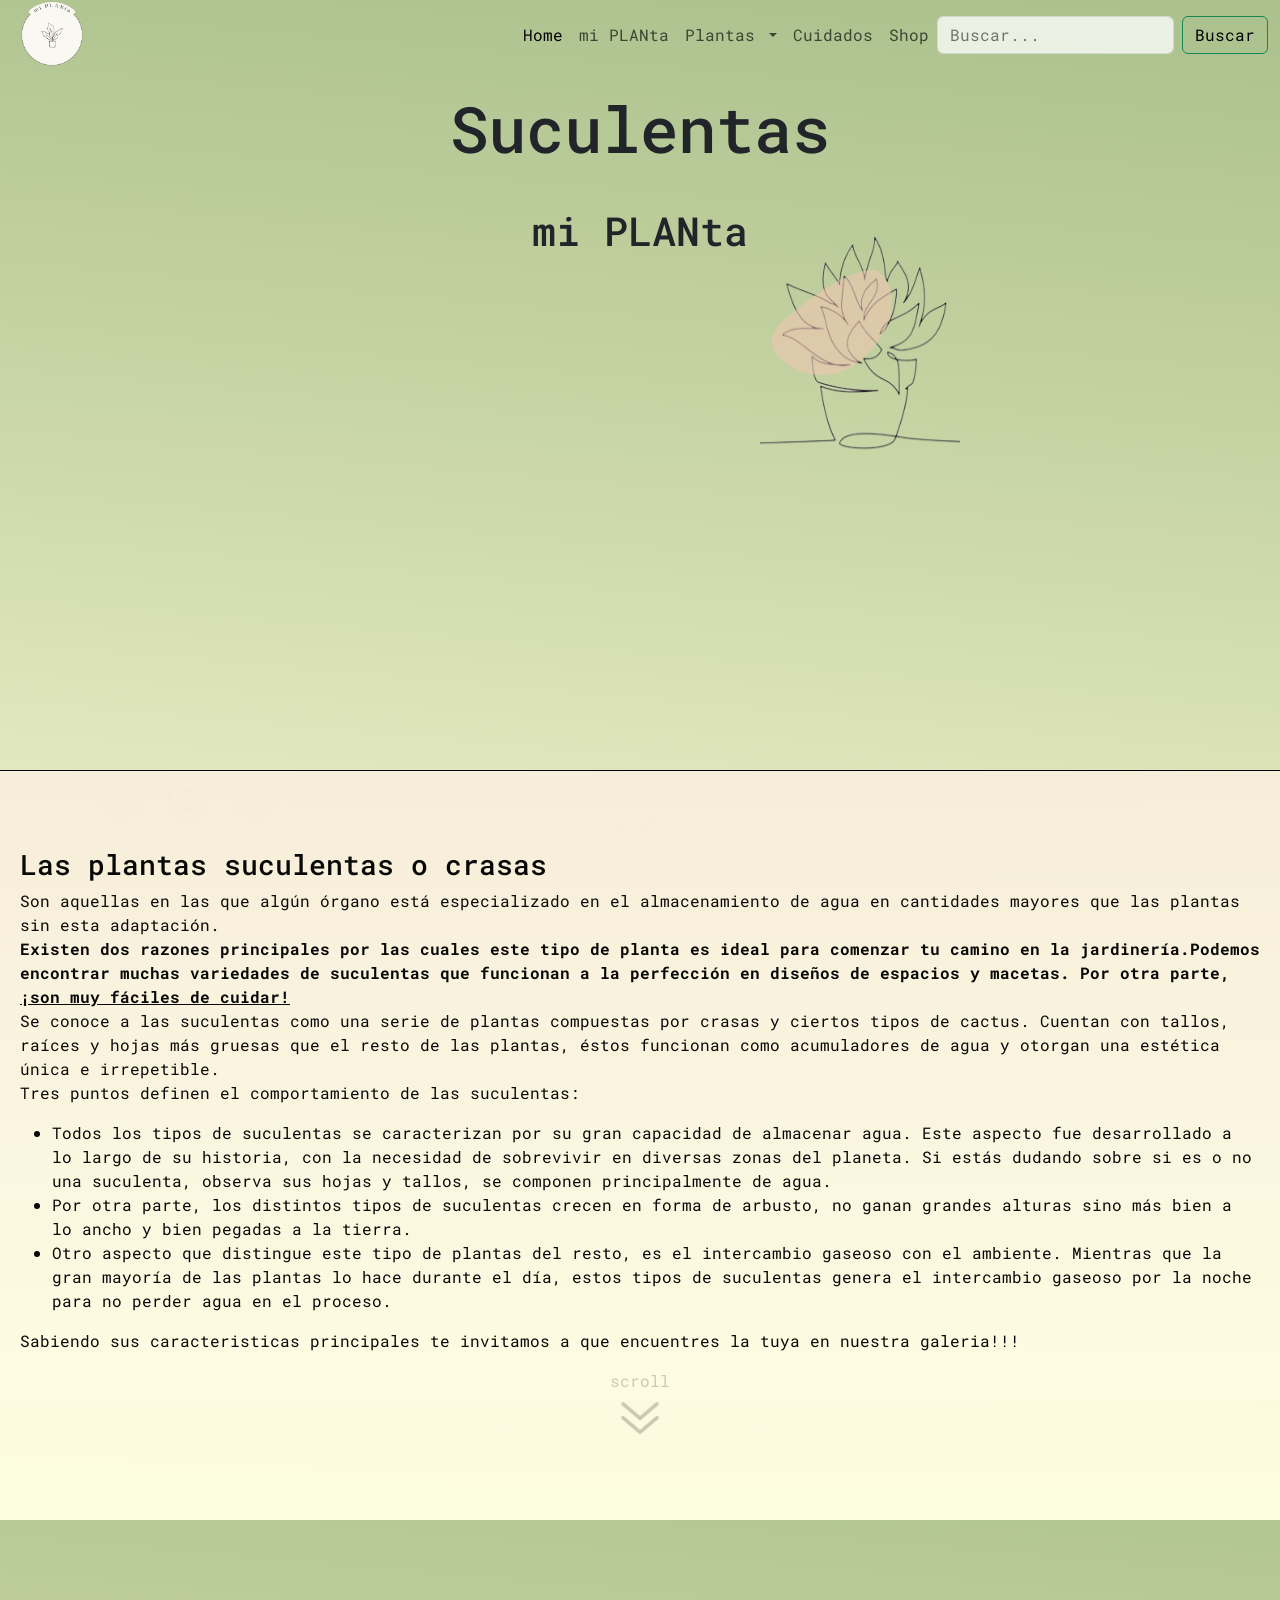
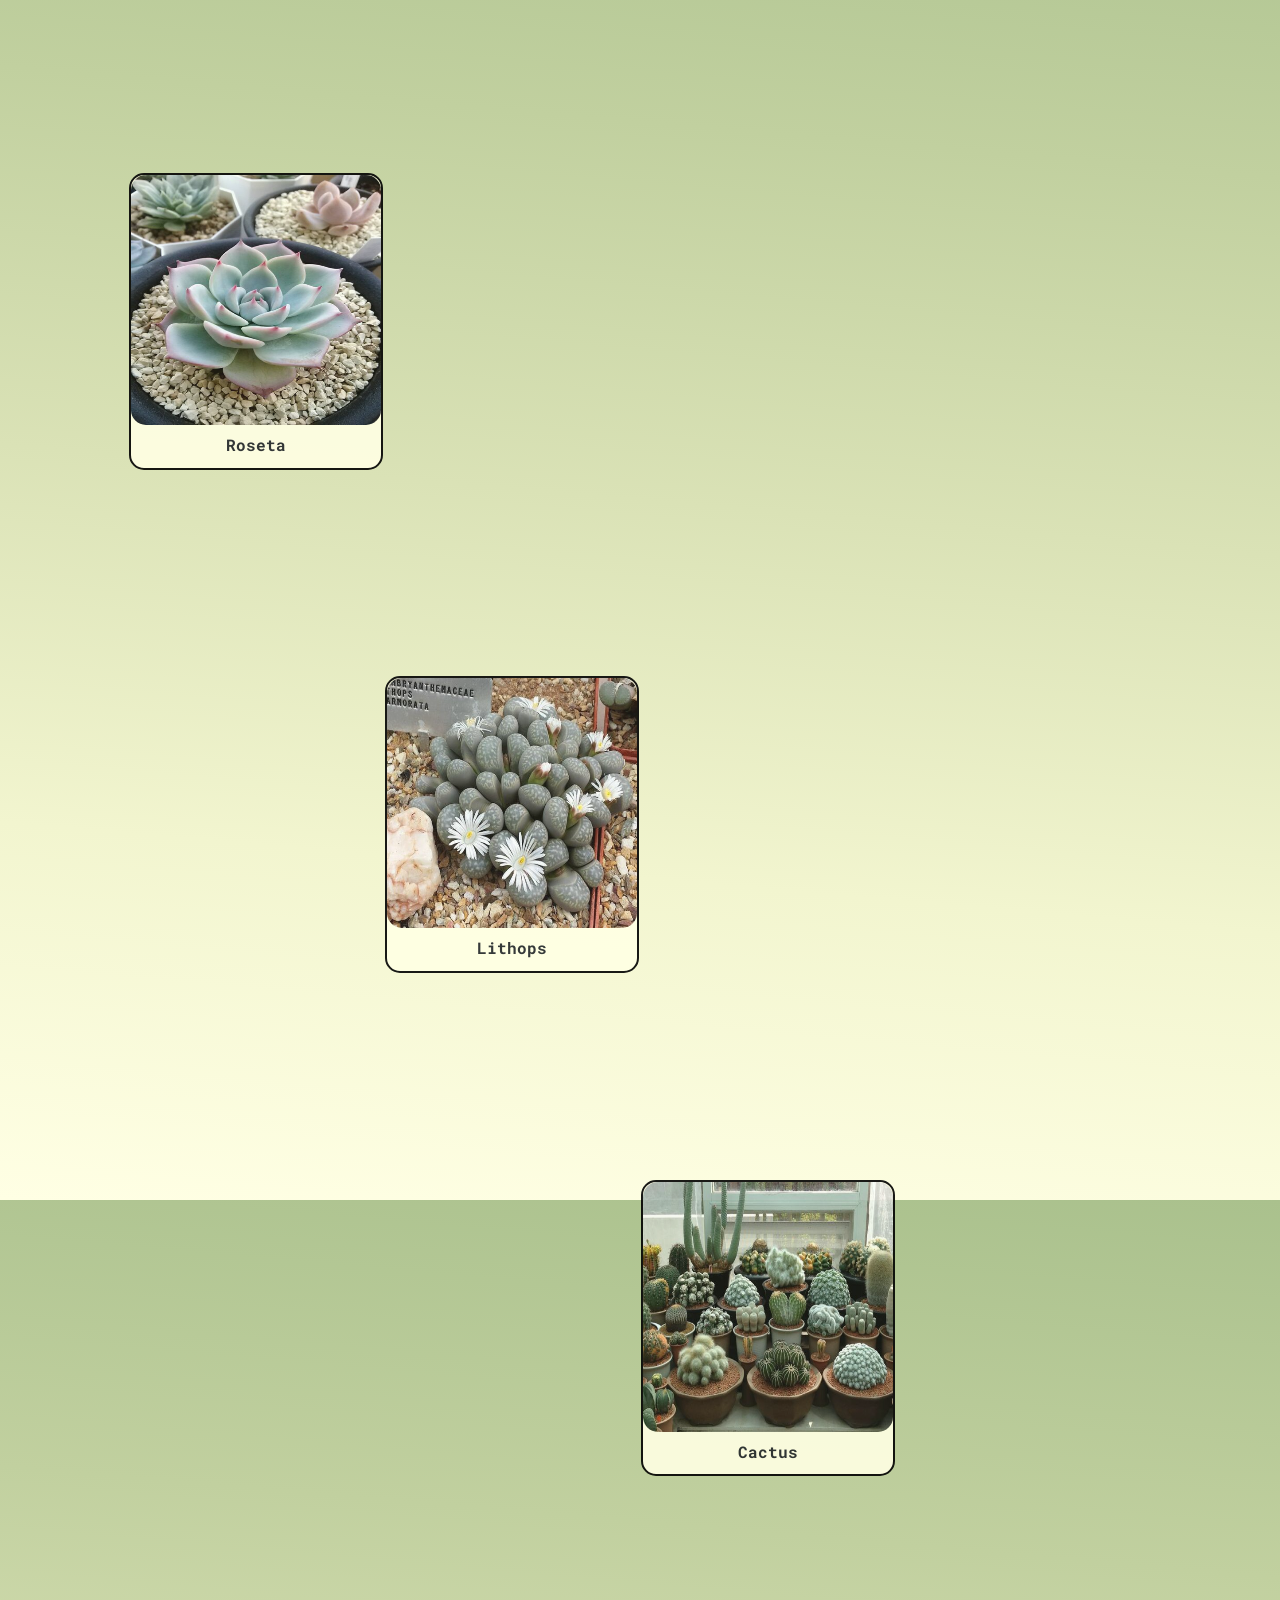
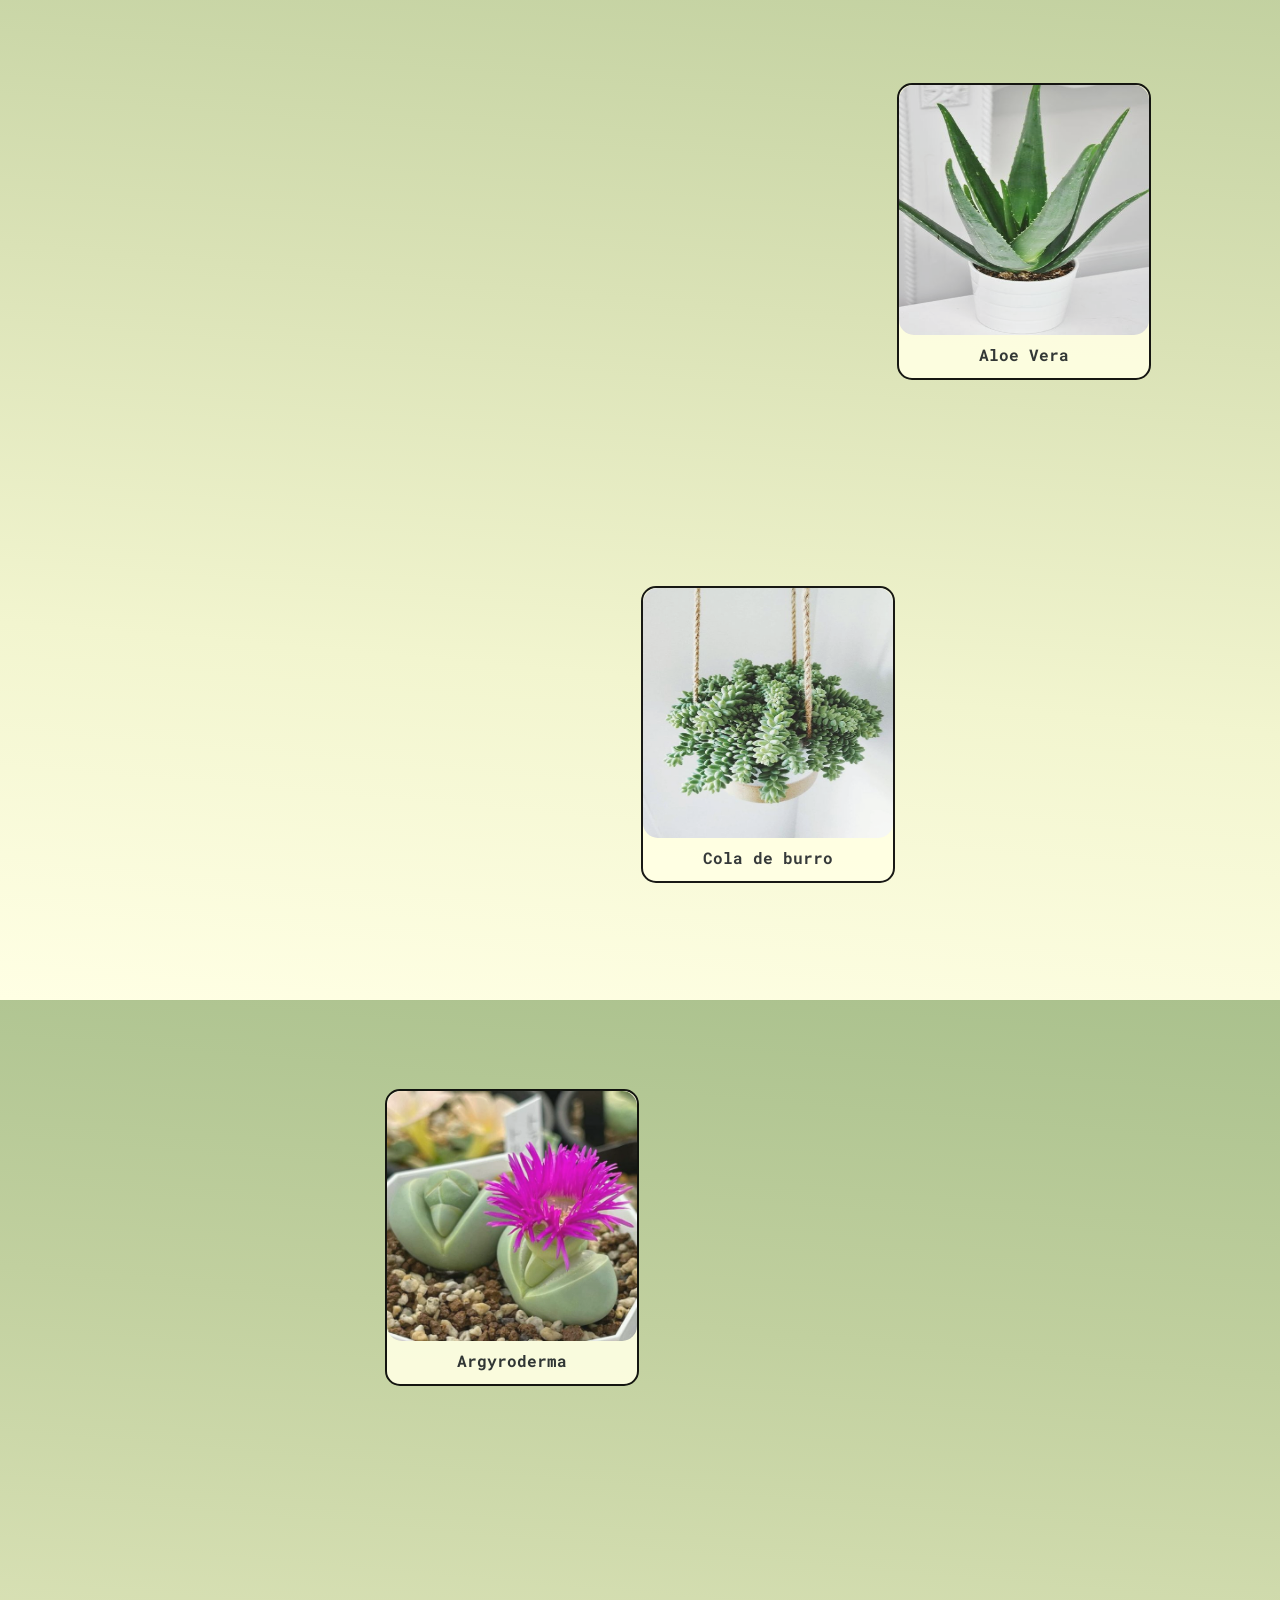
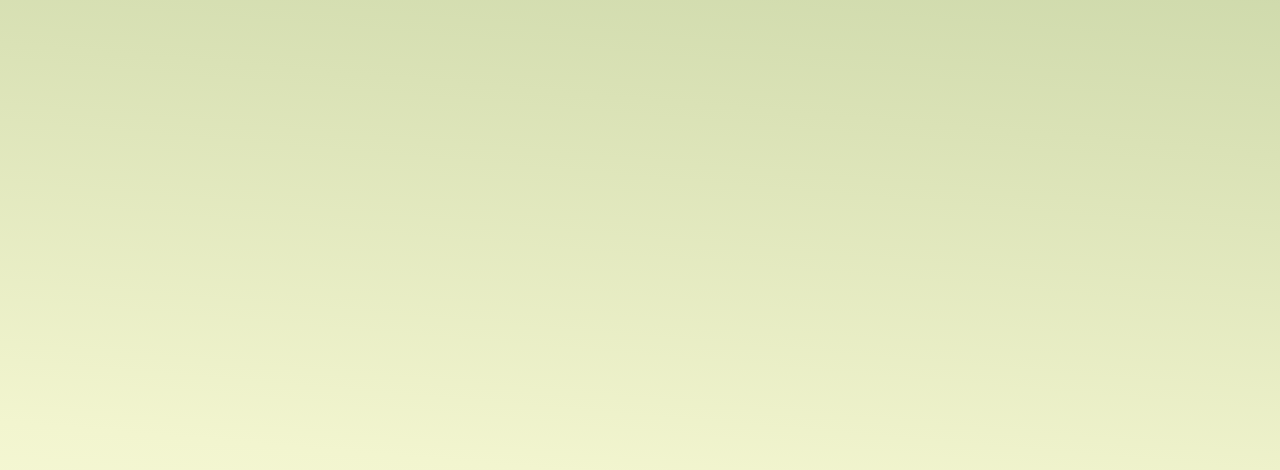
<file: paginas/suculentas.html>
<!DOCTYPE html>
<html lang="en">

<head>
    <!-- meta  -->
    <meta charset="UTF-8">
    <meta http-equiv="X-UA-Compatible" content="IE=edge">
    <meta name="viewport" content="width=device-width, initial-scale=1.0">
    <!-- seo  -->
    <meta name="description" content="Encontra tu suculenta ideal. Las suculentas son una excelente opción para decorar 
    tu casa debido a su facilidad de cuidado, su variedad de formas y colores, su capacidad de crecer en macetas pequeñas 
    y su capacidad para purificar el aire.">
    <meta name="keywords" content="mi planta, planta, plantas, cuidados, decoracion, huerta, frutales, 
     naturaleza,interior, exterior,suculentas, galeria,roseta,Lithops,cactus,AloeVera,Coladeburro verde">
    <!-- titulo  -->
    <title>mi PLANta | suculentas</title>
    <!-- favicon -->
    <link rel="shortcut icon" href="../imagenes/hoja-favi-removebg-preview.png" type="image/x-icon">
    <!-- bootstrap  -->
    <link href="https://cdn.jsdelivr.net/npm/bootstrap@5.3.0-alpha1/dist/css/bootstrap.min.css" rel="stylesheet"
        integrity="sha384-GLhlTQ8iRABdZLl6O3oVMWSktQOp6b7In1Zl3/Jr59b6EGGoI1aFkw7cmDA6j6gD" crossorigin="anonymous">
    <!-- estilos  -->
    <link rel="stylesheet" href="../styles/css/style1.css">
    <!-- fuentes  -->
    <link rel="preconnect" href="https://fonts.googleapis.com">
    <link rel="preconnect" href="https://fonts.gstatic.com" crossorigin>
    <link href="https://fonts.googleapis.com/css2?family=Roboto+Mono:ital,wght@1,300&display=swap" rel="stylesheet">
</head>

<body>

    <!-- nombre de la seccion  -->
    <section class="hero">
        <!-- barra de navegacion -->
        <nav class="navbar navbar-expand-lg bg-transparent">
            <div class="colapso container-fluid">
                <a class="navbar-brand" href="../index.html"><img src="../imagenes/logo-mi_PLAN_ta.png"
                        alt="logo de mi planta" height="80" width="80"></a>
                <button class="navbar-toggler" type="button" data-bs-toggle="collapse"
                    data-bs-target="#navbarSupportedContent" aria-controls="navbarSupportedContent"
                    aria-expanded="false" aria-label="Toggle navigation">
                    <span class="navbar-toggler-icon"></span>
                </button>
                <div class="collapse navbar-collapse" id="navbarSupportedContent">
                    <ul class="navbar-nav me-auto mb-2 mb-lg-0">
                        <li class="nav-item">
                            <a class="nav-link active" aria-current="page" href="../index.html">Home</a>
                        </li>
                        <li class="nav-item">
                            <a class="nav-link" href="../index.html#planta">mi PLANta</a>
                        </li>
                        <li class="nav-item dropdown">
                            <a class="nav-link dropdown-toggle" href="#" role="button" data-bs-toggle="dropdown"
                                aria-expanded="false">
                                Plantas
                            </a>
                            <ul class="dropdown-menu opacity-75">
                                <li><a class="dropdown-item" href="../paginas/suculentas.html">Suculentas</a></li>
                                <li><a class="dropdown-item" href="../paginas/arboles.html">Árboles</a></li>
                                <li>
                            </ul>
                        </li>
                        <li class="nav-item">
                            <a class="nav-link" href="../paginas/cuidadosgnr.html">Cuidados</a>
                        </li>
                        <li class="nav-item">
                            <a class="nav-link" href="./shop.html">Shop</a>
                        </li>
                    </ul>
                    <form class="d-flex" role="search">
                        <input class="form-control me-2 opacity-75" type="search" placeholder="Buscar..."
                            aria-label="Search">
                        <button class="btn btn-outline-success" type="submit">Buscar</button>
                    </form>
                </div>
            </div>
        </nav>
        <!-- titulo de la secion  -->
        <section class="header">
            <h2 class="tituloseccion">Suculentas</h2>
            <h3 class="subtituloseccion">mi PLANta</h3>
        </section>
        <!-- scroll -->
        <section class="control-scroll" id="scrollA">
            <div class="conte-scroll">
                <p class="text-croll">scroll</p>
                <img class="img-scroll" src="../imagenes/scroll.png" alt="flecha">
            </div>
        </section>
        <!-- visual  -->
        <div class="visualE"></div>
        <div id="visualAA">
            <img id="imgVisualSucu" src="../imagenes/suculentas/fondosucu.png" alt="imagen de suculenta">
        </div>
        <div id="visualAB"></div>
        <!-- footer  -->
        <footer>
            <div id="iconosFooter">
                <div>
                    <a href="./arreglo.htm">
                        <img class="iconosFooter-img" src="../imagenes/footer/icons8-instagram-50.png"
                            alt="icono intagram">
                    </a>
                </div>
                <div>
                    <a href="./arreglo.htm">
                        <img class="iconosFooter-img" src="../imagenes/footer/icons8-facebook-48.png"
                            alt="icono facebiik">
                    </a>
                </div>
                <div>
                    <a href="./arreglo.htm">
                        <img class="iconosFooter-img" src="../imagenes/footer/icons8-whatsapp-48.png"
                            alt="icono whatsapp">
                    </a>
                </div>
            </div>
        </footer>
    </section>
    <!-- suculentas  -->
    <section class="body-suculentas">
        <div class="body-suculentas-header">
            <h3 class="body-titulo-heder">Las plantas suculentas o crasas</h3>
            <p> Son aquellas en las que algún órgano está especializado en el almacenamiento de agua en cantidades
                mayores
                que las plantas sin esta adaptación.<br>
                <strong>Existen dos razones principales por las cuales este tipo de planta es ideal para comenzar tu
                    camino en
                    la jardinería.Podemos encontrar muchas variedades de suculentas que funcionan a la
                    perfección en diseños de espacios y macetas. Por otra parte, <ins>¡son muy fáciles de
                        cuidar!</ins></strong><br>
                Se conoce a las suculentas como una serie de plantas compuestas por crasas y ciertos tipos de cactus.
                Cuentan con tallos, raíces y hojas más gruesas que el resto de las plantas, éstos funcionan como
                acumuladores de agua y otorgan una estética única e irrepetible.<br>
                Tres puntos definen el comportamiento de las suculentas:
            </p>
            <ul>
                <li>
                    Todos los tipos de suculentas se caracterizan por su gran capacidad de almacenar agua. Este aspecto
                    fue desarrollado a lo largo de su historia, con la necesidad de sobrevivir en diversas zonas del
                    planeta. Si estás dudando sobre si es o no una suculenta, observa sus hojas y tallos, se componen
                    principalmente de agua.
                </li>
                <li>
                    Por otra parte, los distintos tipos de suculentas crecen en forma de arbusto, no ganan grandes
                    alturas sino más bien a lo ancho y bien pegadas a la tierra.
                </li>
                <li>
                    Otro aspecto que distingue este tipo de plantas del resto, es el intercambio gaseoso con el
                    ambiente. Mientras que la gran mayoría de las plantas lo hace durante el día, estos tipos de
                    suculentas genera el intercambio gaseoso por la noche para no perder agua en el proceso.
                </li>
            </ul>
            <p>Sabiendo sus caracteristicas principales te invitamos a que encuentres la tuya en nuestra galeria!!!</p>
            <!-- scrollB -->
            <section class="control-scroll" id="scrollB">
                <div class="conte-scroll">
                    <p class="text-croll">scroll</p>
                    <img class="img-scroll" id="imgB-scroll" src="../imagenes/scroll.png" alt="flecha">
                </div>
            </section>
        </div>
        <!-- galeria de fotos  -->
        <section class="galeria">
            <div id="tarjeta-1" class="tarjeta">
                <div class="frente">
                    <img class="imgsucu" src="../imagenes/suculentas/roseta.jpg" alt="foto de roseta">
                    <h6><b>Roseta</b></h6>
                </div>
                <div class="skills">
                    <div class="skillA">
                        <p class="titulo-skill">Tiempo de cuidados</p>
                        <span class="badge text-bg-success" id="badgeA">poco</span>
                        <span class="badge" id="badgeB">regular</span>
                        <span class="badge" id="badgeC">mucho</span>
                    </div>
                    <div class="skillB">
                        <p class="titulo-skill">Tiempo de vida</p>
                        <span class="badge" id="badgeA">poco</span>
                        <span class="badge" id="badgeB">regular</span>
                        <span class="badge text-bg-success" id="badgeC">mucho</span>
                    </div>
                    <div class="skillC">
                        <p class="titulo-skill">Tamaño</p>
                        <span class="badge text-bg-success" id="badgeA">poco</span>
                        <span class="badge" id="badgeB">regular</span>
                        <span class="badge" id="badgeC">mucho</span>
                    </div>
                </div>
            </div>
            <div id="tarjeta-2" class="tarjeta">
                <div class="frente">
                    <img class="imgsucu" src="../imagenes/suculentas/lithops.jpg" alt="foto de lithops">
                    <h6><b>Lithops</b></h6>
                </div>
                <div class="skills">
                    <div class="skillA">
                        <p class="titulo-skill">Tiempo de cuidados</p>
                        <span class="badge" id="badgeA">poco</span>
                        <span class="badge text-bg-success" id="badgeB">regular</span>
                        <span class="badge" id="badgeC">mucho</span>
                    </div>
                    <div class="skillB">
                        <p class="titulo-skill">Tiempo de vida</p>
                        <span class="badge" id="badgeA">poco</span>
                        <span class="badge text-bg-success" id="badgeB">regular</span>
                        <span class="badge" id="badgeC">mucho</span>
                    </div>
                    <div class="skillC">
                        <p class="titulo-skill">Tamaño</p>
                        <span class="badge" id="badgeA">poco</span>
                        <span class="badge text-bg-success" id="badgeB">regular</span>
                        <span class="badge" id="badgeC">mucho</span>
                    </div>
                </div>
            </div>
            <div id="tarjeta-3" class="tarjeta">
                <div class="frente">
                    <img class="imgsucu" src="../imagenes/suculentas/cactus.jpg" alt="foto de cactus">
                    <h6><b>Cactus</b></h6>
                </div>
                <div class="skills">
                    <div class="skillA">
                        <p class="titulo-skill">Tiempo de cuidados</p>
                        <span class="badge text-bg-success" id="badgeA">poco</span>
                        <span class="badge" id="badgeB">regular</span>
                        <span class="badge" id="badgeC">mucho</span>
                    </div>
                    <div class="skillB">
                        <p class="titulo-skill">Tiempo de vida</p>
                        <span class="badge" id="badgeA">poco</span>
                        <span class="badge" id="badgeB">regular</span>
                        <span class="badge text-bg-success" id="badgeC">mucho</span>
                    </div>
                    <div class="skillC">
                        <p class="titulo-skill">Tamaño</p>
                        <span class="badge text-bg-success" id="badgeA">poco</span>
                        <span class="badge" id="badgeB">regular</span>
                        <span class="badge" id="badgeC">mucho</span>
                    </div>
                </div>
            </div>
            <div id="tarjeta-4" class="tarjeta">
                <div class="frente">
                    <img class="imgsucu" src="../imagenes/suculentas/AloeVera.jpg" alt="foto de aloe Vera">
                    <h6><b>Aloe Vera</b></h6>
                </div>
                <div class="skills">
                    <div class="skillA">
                        <p class="titulo-skill">Tiempo de cuidados</p>
                        <span class="badge text-bg-success" id="badgeA">poco</span>
                        <span class="badge" id="badgeB">regular</span>
                        <span class="badge" id="badgeC">mucho</span>
                    </div>
                    <div class="skillB">
                        <p class="titulo-skill">Tiempo de vida</p>
                        <span class="badge" id="badgeA">poco</span>
                        <span class="badge text-bg-success" id="badgeB">regular</span>
                        <span class="badge" id="badgeC">mucho</span>
                    </div>
                    <div class="skillC">
                        <p class="titulo-skill">Tamaño</p>
                        <span class="badge" id="badgeA">poco</span>
                        <span class="badge" id="badgeB">regular</span>
                        <span class="badge text-bg-success" id="badgeC">mucho</span>
                    </div>
                </div>
            </div>
            <div id="tarjeta-5" class="tarjeta">
                <div class="frente">
                    <img class="imgsucu" src="../imagenes/suculentas/Coladeburro.jpg" alt="foto de cola de burro">
                    <h6><b>Cola de burro</b></h6>
                </div>
                <div class="skills">
                    <div class="skillA">
                        <p class="titulo-skill">Tiempo de cuidados</p>
                        <span class="badge" id="badgeA">poco</span>
                        <span class="badge text-bg-success" id="badgeB">regular</span>
                        <span class="badge" id="badgeC">mucho</span>
                    </div>
                    <div class="skillB">
                        <p class="titulo-skill">Tiempo de vida</p>
                        <span class="badge" id="badgeA">poco</span>
                        <span class="badge text-bg-success" id="badgeB">regular</span>
                        <span class="badge" id="badgeC">mucho</span>
                    </div>
                    <div class="skillC">
                        <p class="titulo-skill">Tamaño</p>
                        <span class="badge" id="badgeA">poco</span>
                        <span class="badge text-bg-success" id="badgeB">regular</span>
                        <span class="badge" id="badgeC">mucho</span>
                    </div>
                </div>
            </div>
            <div id="tarjeta-6" class="tarjeta">
                <div class="frente">
                    <img class="imgsucu" src="../imagenes/suculentas/Argyroderma.jpg" alt="foto de Argyroderma">
                    <h6><b>Argyroderma</b></h6>
                </div>
                <div class="skills">
                    <div class="skillA">
                        <p class="titulo-skill">Tiempo de cuidados</p>
                        <span class="badge text-bg-success" id="badgeA">poco</span>
                        <span class="badge" id="badgeB">regular</span>
                        <span class="badge" id="badgeC">mucho</span>
                    </div>
                    <div class="skillB">
                        <p class="titulo-skill">Tiempo de vida</p>
                        <span class="badge" id="badgeA">poco</span>
                        <span class="badge text-bg-success" id="badgeB">regular</span>
                        <span class="badge" id="badgeC">mucho</span>
                    </div>
                    <div class="skillC">
                        <p class="titulo-skill">Tamaño</p>
                        <span class="badge text-bg-success" id="badgeA">poco</span>
                        <span class="badge" id="badgeB">regular</span>
                        <span class="badge" id="badgeC">mucho</span>
                    </div>
                </div>
            </div>
        </section>
    </section>

    <!-- js bootstrap  -->
    <script src="https://cdn.jsdelivr.net/npm/bootstrap@5.3.0-alpha1/dist/js/bootstrap.bundle.min.js"
        integrity="sha384-w76AqPfDkMBDXo30jS1Sgez6pr3x5MlQ1ZAGC+nuZB+EYdgRZgiwxhTBTkF7CXvN"
        crossorigin="anonymous"></script>
</body>

</html>
</file>
<file: styles/css/style1.css>
body {
  margin: 0;
}

body {
  position: relative;
  width: 100%;
  height: 1400px;
  background-image: linear-gradient(5deg, #ffffe4 0, #f2f5cf 25%, #dae2b6 50%, #c1d09f 75%, #aac18d 100%);
  font-family: "Roboto Mono", monospace;
  margin: 0;
}

* {
  font-family: "Roboto Mono", monospace;
}

.tituloseccion {
  font-size: 4rem;
  margin: 20px 0 20px 0;
}

.subtituloseccion {
  font-size: 2.5rem;
  margin: 20px 0 20px 0;
}

@media screen and (max-width: 576px) {
  .tituloseccion {
    font-size: 3rem;
  }
  .subtituloseccion {
    font-size: 1.6rem;
  }
}
.navbar {
  position: relative;
  display: flex;
  grid-column: 1/4;
  justify-content: end;
  height: 100%;
  z-index: 2;
}
.navbar #navbarSupportedContent {
  flex-grow: 0;
}
.navbar form .btn {
  color: black;
}

@media screen and (max-width: 768px) {
  .nav-link,
  .form-control {
    padding-left: 20px;
  }
  .collapse {
    background-color: #fafcc2;
    border-radius: 20px;
  }
}
@media screen and (max-width: 576px) {
  .collapse {
    background-color: #fafcc2;
    border-radius: 20px;
  }
}
.visualE {
  position: absolute;
  display: inline;
  grid-column: 2/3;
  grid-row: 3/4;
  height: 2px;
  width: 120.6%;
  background-color: black;
  opacity: 0.2;
}

@media screen and (max-width: 768px) {
  .visualE {
    grid-column: 3/4;
    grid-row: 2/3;
    height: 70%;
    width: 2px;
    justify-self: center;
  }
}
@media screen and (max-width: 576px) {
  .visualE {
    height: 50%;
    align-self: center;
    bottom: 36%;
  }
}
#visualA-miplanta {
  position: absolute;
  display: inline;
  grid-column: 3/4;
  grid-row: 2/3;
  justify-self: center;
  height: 100%;
  width: 2px;
  background-color: black;
  opacity: 0.2;
}

#visualB {
  position: absolute;
  display: inline-block;
  grid-column: 1/2;
  grid-row: 2/3;
  top: 35%;
  left: 100%;
  height: 80px;
  width: 50px;
  background-color: #F7EDDB;
  opacity: 0.8;
  border-radius: 34% 64% 77% 26%/73% 54% 45% 19%;
  transform: rotate(50deg);
  animation: moveimg-home 3s ease infinite;
}

#visualC {
  position: absolute;
  display: inline;
  grid-column: 1/2;
  grid-row: 2/3;
  width: 200px;
  height: 300px;
  top: 15%;
  left: 80%;
}

#imgVisualCmiplanta {
  position: absolute;
  display: inline;
  width: 100%;
  height: 100%;
}

@keyframes moveimg-home {
  0% {
    border-radius: 34% 64% 77% 26%/73% 54% 45% 19%;
  }
  50% {
    border-radius: 75% 31% 40% 71%/83% 44% 76% 61%;
  }
  100% {
    border-radius: 34% 64% 77% 26%/73% 54% 45% 19%;
  }
}
@media screen and (max-width: 768px) {
  #visualA-miplanta {
    display: none;
  }
  #visualC {
    top: 10%;
    left: 0;
  }
  #visualB {
    top: 32%;
    left: 44%;
  }
}
@media screen and (max-width: 576px) {
  #visualC {
    grid-column: 2/3;
    top: 18%;
    left: 10%;
  }
  #visualB {
    grid-column: 2/3;
    top: 40%;
    left: 35%;
  }
  #visualA-miplanta {
    display: none;
  }
}
.visualForm {
  z-index: -1;
  opacity: 0.5;
}

#fondoAform {
  position: absolute;
  grid-column: 1/2;
  grid-row: 3/4;
  top: 35%;
  z-index: -1;
  opacity: 0.5;
}

#fondoBform {
  position: absolute;
  grid-column: 2/3;
  grid-row: 3/4;
  height: 600px;
  width: 450px;
  left: 61%;
  top: 23%;
  z-index: -1;
  opacity: 0.5;
}

@media screen and (max-width: 768px) {
  #fondoBform {
    display: none;
  }
}
@media screen and (max-width: 576px) {
  #fondoAform {
    grid-column: 1/3;
    width: 100%;
    top: 25%;
    opacity: 0.2;
  }
}
#visualAA {
  position: absolute;
  grid-column: 2/3;
  grid-row: 2/3;
  justify-self: end;
  align-self: center;
  width: 200px;
  height: 250px;
  top: 20%;
  left: 67%;
}

#imgVisualSucu {
  position: absolute;
  display: inline;
  width: 100%;
  height: 100%;
}

#visualAB {
  position: absolute;
  grid-column: 2/3;
  grid-row: 2/3;
  justify-self: end;
  align-self: center;
  top: 26%;
  right: 16%;
  height: 132px;
  width: 80px;
  background-color: #F8C4B4;
  opacity: 0.5;
  border-radius: 34% 64% 77% 26%/73% 54% 45% 19%;
  transform: rotate(50deg);
  animation: moveimg-sucu 3s ease infinite;
}

@keyframes moveimg-sucu {
  0% {
    border-radius: 34% 64% 77% 26%/73% 54% 45% 19%;
  }
  50% {
    border-radius: 75% 31% 40% 71%/83% 44% 76% 61%;
    transform: rotate(40deg);
  }
  100% {
    border-radius: 34% 64% 77% 26%/73% 54% 45% 19%;
  }
}
@media screen and (max-width: 768px) {
  #visualAB {
    right: 0%;
  }
}
@media screen and (max-width: 576px) {
  #imgVisualSucu {
    height: 80%;
    width: 80%;
  }
  #visualAA {
    top: initial;
    left: 15%;
    justify-self: start;
  }
  #visualAB {
    top: initial;
    right: 30%;
  }
}
#visualBA {
  position: absolute;
  display: inline;
  grid-column: 2/3;
  grid-row: 2/3;
  width: 400px;
  height: 500px;
  align-self: end;
  justify-self: end;
  top: 25%;
}

#imgVisualArbol {
  position: absolute;
  display: inline;
  width: 100%;
  height: 100%;
}

#visualBB {
  position: absolute;
  display: inline;
  grid-column: 2/3;
  grid-row: 2/3;
  align-self: center;
  justify-self: end;
  top: 35%;
  right: 17%;
  height: 220px;
  width: 116px;
  background-color: #C9F4AA;
  opacity: 0.5;
  border-radius: 34% 64% 77% 26%/73% 54% 45% 19%;
  transform: rotate(50deg);
  animation: moveimg-arbol 3s ease infinite;
}

@keyframes moveimg-arbol {
  0% {
    border-radius: 34% 64% 77% 26%/73% 54% 45% 19%;
  }
  50% {
    border-radius: 75% 31% 40% 71%/83% 44% 76% 61%;
    transform: rotate(40deg);
  }
  100% {
    border-radius: 34% 64% 77% 26%/73% 54% 45% 19%;
  }
}
@media screen and (max-width: 768px) {
  #visualBA {
    align-self: center;
    height: 400px;
    width: 300px;
    justify-self: center;
  }
  #visualBB {
    height: 170px;
    width: 90px;
    justify-self: center;
    top: 35%;
    right: 35%;
  }
}
@media screen and (max-width: 576px) {
  #imgVisualArbol {
    height: 80%;
  }
  #visualBA {
    height: 300px;
    width: 200px;
    align-self: center;
    justify-self: auto;
    left: 0%;
    top: 25%;
  }
  #visualBB {
    height: 150px;
    width: 100px;
    top: 30%;
    right: 0%;
    left: 35%;
  }
}
#visualCA {
  position: absolute;
  grid-column: 2/3;
  grid-row: 2/3;
  justify-self: center;
  align-self: end;
  width: 300px;
  height: 250px;
  top: 50%;
  transform: rotate(90deg);
}

#imgVisualCuidadogrl {
  position: absolute;
  display: inline;
  width: 100%;
  height: 100%;
}

#visualCB {
  position: absolute;
  display: inline-block;
  grid-column: 2/3;
  grid-row: 2/3;
  top: 51%;
  left: 40%;
  height: 220px;
  width: 116px;
  background-color: #B5EAEA;
  opacity: 0.5;
  border-radius: 34% 64% 77% 26%/73% 54% 45% 19%;
  transform: rotate(90deg);
  animation: moveimg-cuigrl 3s ease infinite;
}

@keyframes moveimg-cuigrl {
  0% {
    border-radius: 34% 64% 77% 26%/73% 54% 45% 19%;
  }
  50% {
    border-radius: 75% 31% 40% 71%/83% 44% 76% 61%;
    transform: rotate(70deg);
  }
  100% {
    border-radius: 34% 64% 77% 26%/73% 54% 45% 19%;
  }
}
@media screen and (max-width: 576px) {
  #imgVisualCuidadogrl {
    width: 80%;
    height: 80%;
  }
  #visualCA {
    justify-self: end;
    align-self: center;
  }
  #visualCB {
    left: 30%;
    height: 35%;
    width: 40%;
  }
}
.tarjeta {
  display: flex;
  flex-direction: column;
  height: 59%;
  border: solid black 2px;
  border-radius: 15px;
  background-color: #ffffe4;
  align-self: center;
  justify-self: center;
  overflow: hidden;
  transition: all 0.4s;
}
.tarjeta:hover {
  height: 100%;
}
.tarjeta .frente {
  display: flex;
  flex-direction: column;
}
.tarjeta .frente img {
  height: 250px;
  width: 250px;
  border-radius: 15px;
}
.tarjeta .frente h6 {
  margin: 10px 50px 0px 50px;
  font-size: 1rem;
  text-align: center;
}
.tarjeta .skills {
  display: flex;
  flex-direction: column;
  align-items: center;
  margin-bottom: 10px;
}
.tarjeta .skills .titulo-skill {
  margin: 10px 0 10px 0;
}
.tarjeta .skills .badge {
  color: black;
  padding: 5px;
  border: solid 2px black;
  border-radius: 50px;
}

#tarjeta-1 {
  grid-row: 1/2;
  grid-column: 2/3;
}

#tarjeta-2 {
  grid-row: 2/3;
  grid-column: 3/4;
}

#tarjeta-3 {
  grid-row: 3/4;
  grid-column: 4/5;
}

#tarjeta-4 {
  grid-row: 4/5;
  grid-column: 5/6;
}

#tarjeta-5 {
  grid-row: 5/6;
  grid-column: 6/7;
  grid-column: 4/5;
}

#tarjeta-6 {
  grid-row: 6/7;
  grid-column: 7/8;
  grid-column: 3/4;
}

@media screen and (max-width: 768px) {
  .tarjeta {
    height: 100%;
  }
  #tarjeta-1 {
    grid-column: 1/2;
  }
  #tarjeta-2 {
    grid-column: 2/3;
  }
  #tarjeta-3 {
    grid-column: 1/2;
  }
  #tarjeta-4 {
    grid-column: 2/3;
  }
  #tarjeta-5 {
    grid-column: 1/2;
  }
  #tarjeta-6 {
    grid-column: 2/3;
  }
}
@media screen and (max-width: 576px) {
  #tarjeta-1 {
    grid-column: 2/3;
  }
  #tarjeta-2 {
    grid-column: 2/3;
  }
  #tarjeta-3 {
    grid-column: 2/3;
  }
  #tarjeta-4 {
    grid-column: 2/3;
  }
  #tarjeta-5 {
    grid-column: 2/3;
  }
  #tarjeta-6 {
    grid-column: 2/3;
  }
}
.boton-miplanta {
  height: 50px;
  border-radius: 10px;
  font-size: 1.5rem;
  color: #285430;
  cursor: pointer;
}
.boton-miplanta:hover {
  color: #AAA492;
}

.control-scroll {
  grid-row: 3/4;
  grid-column: 2/3;
  justify-self: center;
  align-self: center;
  opacity: 0.2;
}
.control-scroll .img-scroll {
  height: 50px;
  width: 50px;
}
.control-scroll .text-croll {
  margin: 0;
}

#scrollB {
  text-align: center;
}

@media screen and (max-width: 768px) {
  #scrollB {
    padding-bottom: 40px;
  }
  #scrollB #imgB-scroll {
    height: 40px;
    width: 40px;
  }
}
@media screen and (max-width: 576px) {
  .control-scroll {
    grid-row: 2/3;
    align-self: end;
  }
  #scrollB {
    align-self: center;
    padding-bottom: 0px;
  }
  #scrollB #imgB-scroll {
    height: 30px;
    width: 30px;
  }
}
/* footer  */
footer {
  position: absolute;
  grid-column: 1/2;
  grid-row: 3/4;
  justify-self: end;
  bottom: 80%;
}
footer #iconosFooter {
  display: flex;
  width: 200px;
  justify-content: space-around;
}
footer #iconosFooter .iconosFooter-img {
  height: 40px;
  width: 40px;
  opacity: 0.2;
  border: solid black 2px;
  border-radius: 50%;
  padding: 10%;
}

@media screen and (max-width: 768px) {
  footer {
    position: absolute;
    grid-column: 3/4;
    grid-row: 2/3;
    align-self: end;
    justify-self: center;
    margin-bottom: 0;
    bottom: 3%;
  }
  footer #iconosFooter {
    flex-direction: column;
    width: 40px;
    height: 150px;
  }
}
@media screen and (max-width: 576px) {
  #iconosFooter img {
    height: 35px;
    width: 35px;
    padding: 12%;
  }
}
.galeria {
  position: absolute;
  display: grid;
  grid-template-columns: 0.5fr 1fr 1fr 1fr 1fr 0.5fr;
  grid-template-rows: 1fr 1fr 1fr 1fr 1fr 1fr;
  width: 100%;
  opacity: 0.9;
  top: 20%;
  z-index: 2;
}

@media screen and (max-width: 768px) {
  .galeria {
    grid-template-columns: 1fr 1fr;
  }
}
@media screen and (max-width: 576px) {
  .galeria {
    grid-template-columns: 1fr 80% 1fr;
    row-gap: 50px;
  }
}
.hero {
  position: fixed;
  display: grid;
  width: 100%;
  height: 100%;
  grid-template-rows: 70px 1fr 100px;
  grid-template-columns: 1fr 55% 1fr;
}

@media screen and (max-width: 768px) {
  .hero {
    grid-template-rows: 81px 1fr;
    grid-template-columns: 1fr 60% 1fr;
  }
}
@media screen and (max-width: 576px) {
  .hero {
    grid-template-columns: 1fr 70% 1fr;
    grid-template-rows: 81px 86%;
  }
}
.header {
  display: flex;
  flex-direction: column;
  justify-content: start;
  align-items: center;
  text-align: center;
  grid-column: 2/3;
  grid-row: 2/3;
}

@media screen and (max-width: 768px) {
  .header {
    justify-content: start;
  }
}
@media screen and (max-width: 576px) {
  .header {
    grid-column: 1/4;
  }
}
#titulo {
  font-size: 8rem;
  margin: 0;
}

#subtitulo {
  font-size: 1rem;
}

.body-miplanta {
  position: relative;
  display: block;
  top: 55%;
  height: 675px;
  width: 100%;
  opacity: 0.97;
}
.body-miplanta .body-miplanta-header {
  position: sticky;
  display: flex;
  flex-direction: column;
  justify-content: center;
  height: 100%;
  width: 100%;
  top: none;
  border-top: solid black 1px;
  background: linear-gradient(180deg, rgb(247, 237, 219) 0%, rgb(255, 255, 228) 100%);
}

#textmiplanta {
  position: absolute;
  display: block;
  text-align: center;
  font-size: 1.6rem;
  width: 60%;
  left: 20%;
  top: 21%;
  z-index: 1;
  color: black;
}

#header-miplanta {
  justify-content: center;
}

@media screen and (max-width: 768px) {
  .body-miplanta {
    height: 52%;
  }
  #textmiplanta {
    width: 80%;
    left: 10%;
    top: 20%;
  }
  #header-miplanta {
    justify-content: start;
  }
}
@media screen and (max-width: 576px) {
  #titulo {
    font-size: 4rem;
  }
  #subtitulo {
    font-size: 0.7rem;
  }
  #textmiplanta {
    font-size: 1rem;
  }
  .body-miplanta {
    top: 70%;
  }
  .header {
    grid-column: 1/4;
  }
}
.body-suculentas {
  position: relative;
  display: block;
  top: 55%;
  height: 4500px;
  width: 100%;
}
.body-suculentas .body-suculentas-header {
  position: sticky;
  display: flex;
  flex-direction: column;
  justify-content: center;
  height: 750px;
  width: 100%;
  top: 0%;
  border-top: solid black 1px;
  background: linear-gradient(180deg, rgb(247, 237, 219) 0%, rgb(255, 255, 228) 100%);
  color: black;
  font-size: 1rem;
  padding: 20px;
  opacity: 0.97;
  z-index: 1;
}

@media screen and (max-width: 768px) {
  .body-suculentas .body-suculentas-header {
    font-size: 0.9rem;
  }
}
@media screen and (max-width: 576px) {
  .body-suculentas .body-suculentas-header {
    font-size: 0.55rem;
    top: -1%;
    height: 670px;
  }
  .body-suculentas .body-suculentas-header .body-titulo-heder {
    text-align: center;
  }
}
.body-arboles {
  position: relative;
  display: block;
  top: 55%;
  height: 4500px;
  width: 100%;
}
.body-arboles .body-arboles-header {
  position: sticky;
  display: flex;
  flex-direction: column;
  justify-content: center;
  height: 750px;
  width: 100%;
  top: 0%;
  border-top: solid black 1px;
  background: linear-gradient(180deg, rgb(247, 237, 219) 0%, rgb(255, 255, 228) 100%);
  color: black;
  font-size: 0.8rem;
  padding: 20px;
  opacity: 0.97;
  z-index: 1;
}

@media screen and (max-width: 768px) {
  .body-arboles .body-arboles-header {
    top: -1%;
    height: 685px;
    font-size: 0.6rem;
  }
}
@media screen and (max-width: 576px) {
  .body-arboles .body-arboles-header {
    font-size: 0.55rem;
  }
  .body-arboles .body-arboles-header .body-titulo-heder {
    text-align: center;
  }
  .body-arboles .body-arboles-header p,
  .body-arboles .body-arboles-header ul {
    margin-bottom: 1px;
  }
  .body-arboles .body-arboles-header h5 {
    font-size: 1rem;
  }
}
.body-cuidGrl {
  position: relative;
  display: block;
  top: 55%;
  height: none;
  width: none;
  z-index: 1;
  font-size: 1rem;
  opacity: 0.97;
}
.body-cuidGrl .body-cuidGrl-header {
  position: sticky;
  display: flex;
  flex-direction: column;
  justify-content: center;
  height: 750px;
  width: 100%;
  top: -1%;
  border-top: solid black 1px;
  background: linear-gradient(180deg, rgb(247, 237, 219) 0%, rgb(255, 255, 228) 100%);
  flex-direction: column;
  justify-content: center;
  margin-bottom: 200px;
  text-align: center;
}

.conse-cuidgrl {
  position: relative;
  display: flex;
  flex-direction: column;
  top: 50%;
  border: solid black 2px;
  border-radius: 30px;
  background-color: #DFE8CC;
}
.conse-cuidgrl .tarjetas-cuidgrl {
  padding: 20px 0 20px 0;
}
.conse-cuidgrl .tarjetas-cuidgrl .conse-cuidgrl-titulo {
  text-align: center;
  font-size: 2rem;
}
.conse-cuidgrl .tarjetas-cuidgrl .tarjetas-cuidgr-img {
  height: 350px;
  width: 350px;
  float: left;
  margin: 10px;
  border-radius: 20px;
  box-shadow: -10px 10px 10px 0px rgba(0, 0, 0, 0.5);
  opacity: 1;
}
.conse-cuidgrl .tarjetas-cuidgrl ul li {
  list-style: none;
}

@media screen and (max-width: 768px) {
  .body-cuidGrl .body-cuidGrl-header {
    top: 0%;
  }
}
@media screen and (max-width: 576px) {
  .body-cuidGrl .body-cuidGrl-header {
    font-size: 0.8rem;
    padding-top: 50px;
    justify-content: flex-start;
  }
  .conse-cuidgrl {
    font-size: 0.8rem;
  }
  .conse-cuidgrl .tarjetas-cuidgrl {
    text-align: center;
  }
  .conse-cuidgrl .tarjetas-cuidgrl .tarjetas-cuidgr-img {
    width: 90%;
    height: 90%;
    float: none;
  }
  .conse-cuidgrl .tarjetas-cuidgrl .tarjetas-cuidgrl p {
    padding-top: 10px;
  }
}
.hero-form {
  position: relative;
  display: grid;
  grid-template-rows: 70px 1fr 4fr;
  grid-template-columns: 1fr 55% 1fr;
  margin: 0;
}
.hero-form .expliform {
  padding: 0% 15% 0% 15%;
}
.hero-form .formulario {
  grid-row: 3/4;
  grid-column: 2/3;
  display: flex;
  flex-direction: column;
  text-align: center;
  border-radius: 10px;
  justify-self: center;
  align-self: center;
  padding: 0;
}
.hero-form .formulario .button-form {
  margin-top: 10px;
}
.hero-form .formulario .form-check-input:checked {
  background-color: green;
  border-color: green;
}
.hero-form .formulario #formulario-coment {
  display: flex;
  flex-direction: column;
}
.hero-form .formulario .formulario-datos {
  border-radius: 5px;
}

@media screen and (max-width: 768px) {
  .expliform {
    padding: 0;
  }
  form {
    width: 80%;
  }
}
@media screen and (max-width: 576px) {
  .hero-form {
    grid-template-columns: 1fr 90% 1fr;
    grid-template-rows: 70px 1.5fr 4fr;
  }
}
.shop {
  margin: 0;
  display: grid;
  grid-template-columns: 1fr 2fr 1fr;
  grid-template-rows: 20% 4fr 4fr 28% 18% 4fr;
  width: 100%;
  row-gap: 30px;
  background-color: #CCF6C8;
  font-family: "Roboto Mono", monospace;
}
.shop .hero-shop {
  grid-column: 1/4;
  grid-row: 1/2;
  display: flex;
  flex-direction: column;
  background-color: #FAFCC2;
  border-bottom-left-radius: 20%;
  border-bottom-right-radius: 20%;
}
.shop .hero-shop .banner-banco {
  position: initial;
  display: flex;
  flex-wrap: wrap;
  font-size: 0.8rem;
  width: 100%;
  height: 25%;
  padding-top: 10px;
  background-color: black;
  color: bisque;
  align-items: center;
  justify-content: space-evenly;
}
.shop .hero-shop .banner-banco .banco-promo::after {
  content: " ";
  position: absolute;
  display: inline;
  background-color: #FAFCC2;
  width: 2px;
  height: 15px;
  margin-left: 5px;
}
.shop .hero-shop .presentacion {
  display: grid;
  width: 100%;
  height: 100%;
  grid-template-columns: 1fr 55% 1fr;
  grid-template-rows: 1fr 70%;
}
.shop .hero-shop .presentacion #presentacion-titulo {
  grid-column: 2/3;
  grid-row: 2/3;
  display: flex;
  flex-direction: column;
  align-items: center;
  justify-content: start;
}
.shop .hero-shop .presentacion #presentacion-titulo h2 {
  font-size: 3rem;
  margin: 0;
}
.shop .hero-shop .presentacion #presentacion-titulo #presentacion-titulo-boton {
  font-size: 0.9rem;
  text-decoration: none;
}
.shop .hero-shop .presentacion #burguer {
  grid-column: 1/2;
  grid-row: 1/2;
}
.shop .hero-shop .presentacion #burguer .offcanvas.offcanvas-start {
  width: 50%;
  height: 70%;
  position: absolute;
  display: flex;
  border-top-right-radius: 20px;
  border-bottom-right-radius: 20px;
}
.shop .hero-shop .presentacion #burguer .offcanvas.offcanvas-start .offcanvas-header {
  flex-direction: column;
  align-items: end;
  border-bottom: solid 1px black;
}
.shop .hero-shop .presentacion #burguer .offcanvas.offcanvas-start .offcanvas-header button {
  justify-content: end;
}
.shop .hero-shop .presentacion #burguer .offcanvas.offcanvas-start .offcanvas-header .offcanvas-header-texto {
  display: flex;
  flex-direction: column;
  align-items: center;
}
.shop .hero-shop .presentacion #burguer .offcanvas.offcanvas-start .offcanvas-header .offcanvas-header-registro {
  color: #5F9EA0;
  font-size: 0.8rem;
}
.shop .hero-shop .presentacion #burguer .offcanvas.offcanvas-start .offcanvas-header .offcanvas-header-registro a:hover {
  opacity: 0.6;
}
.shop .hero-shop .presentacion #burguer .offcanvas.offcanvas-start .offcanvas-header .offcanvas-header-registro a {
  margin-top: 10px;
}
.shop .hero-shop .presentacion #burguer .offcanvas.offcanvas-start .offcanvas-body {
  flex-direction: column;
  padding: 0;
}
.shop .hero-shop .presentacion #burguer .offcanvas.offcanvas-start .offcanvas-body .offcanvas-body-enlaces {
  border-bottom: solid black 1px;
}
.shop .hero-shop .presentacion #burguer .offcanvas.offcanvas-start .offcanvas-body .offcanvas-body-enlaces .offcanvas-body-lista {
  list-style-type: none;
  padding: 0;
}
.shop .hero-shop .presentacion #burguer .offcanvas.offcanvas-start .offcanvas-body .offcanvas-body-enlaces .offcanvas-body-lista li a {
  color: #5F9EA0;
}
.shop .hero-shop .presentacion #burguer .offcanvas.offcanvas-start .offcanvas-body .offcanvas-body-enlaces .offcanvas-body-lista li:hover {
  background-color: #DAE2B6;
}
.shop .hero-shop .presentacion #burguer .offcanvas.offcanvas-start .offcanvas-body .offcanvas-body-enlaces .offcanvas-body-lista #offcanvas-ayuda {
  font-size: 0.5rem;
  left: 50%;
  margin-left: 10px;
  display: inline;
}
.shop .hero-shop .presentacion #burguer .offcanvas.offcanvas-start .offcanvas-body .offcanvas-body-enlaces .offcanvas-body-lista #offcanvas-miplanta {
  margin: 10px;
  padding-left: 5px;
  background-color: #CCD6A6;
  border-top-right-radius: 10px;
  border-bottom-right-radius: 10px;
  font-size: 1.5rem;
  text-decoration: none;
}
.shop .hero-shop .presentacion #burguer .offcanvas.offcanvas-start .offcanvas-body .offcanvas-body-enlaces .offcanvas-body-lista #offcanvas-miplanta a {
  text-decoration: none;
}
.shop .hero-shop .presentacion #burguer .offcanvas.offcanvas-start .offcanvas-body .offcanvas-body-enlaces .offcanvas-body-lista #offcanvas-miplanta a:hover {
  opacity: 0.5;
}
.shop .hero-shop .presentacion #burguer .offcanvas.offcanvas-start .offcanvas-body .footer-menu {
  margin-top: 10px;
}
.shop .hero-shop .presentacion #burguer .offcanvas.offcanvas-start .offcanvas-body .footer-menu ul {
  list-style: none;
}
.shop .hero-shop .presentacion #burguer .offcanvas.offcanvas-start .offcanvas-body .footer-menu ul li a {
  color: black;
  opacity: 0.6;
  font-size: 0.8rem;
}
.shop .hero-shop .presentacion #burguer .offcanvas.offcanvas-start .offcanvas-body .footer-menu ul li a:hover {
  opacity: 0.3;
}
.shop .hero-shop .presentacion #burguer .offcanvas.offcanvas-start .offcanvas-body .footer-menu .footer-menu-logo {
  width: 100%;
  justify-content: space-around;
  margin-top: 10px;
}
.shop .hero-shop .presentacion #burguer .offcanvas.offcanvas-start .offcanvas-body .footer-menu .footer-menu-logo .logo-facebook {
  color: #4267B2;
}
.shop .hero-shop .presentacion #burguer .offcanvas.offcanvas-start .offcanvas-body .footer-menu .footer-menu-logo .logo-twitter {
  color: #1DA1F2;
}
.shop .hero-shop .presentacion #burguer .offcanvas.offcanvas-start .offcanvas-body .footer-menu .footer-menu-logo .logo-instagram {
  background: linear-gradient(45deg, #405de6, #5851db, #833ab4, #c13584, #e1306c, #fd1d1d);
  color: whitesmoke;
  border-radius: 10px;
}
.shop .hero-shop .presentacion #carrito {
  grid-column: 3/4;
  grid-row: 2/3;
  margin-top: 10%;
}
.shop .hero-shop .presentacion #perfil {
  grid-column: 3/4;
  grid-row: 1/2;
  align-self: center;
  justify-self: start;
}
.shop .barra-navegacion {
  grid-column: 1/4;
  grid-row: 2/3;
  height: 100px;
  display: flex;
  align-items: center;
  overflow: scroll;
}
.shop .barra-navegacion div {
  border: solid 1px black;
  padding: 5px;
  border-radius: 10px;
  margin: 20px;
}
.shop .barra-navegacion .nav {
  flex-wrap: nowrap;
}
.shop .barra-navegacion .nav a {
  color: black;
}
.shop .barra-navegacion .nav .nav-link.active {
  background-color: #FAFCC2;
  color: black;
}
.shop .barra-navegacion .nav .nav-link.active .nav-link {
  color: black;
}
.shop .promo-especial {
  grid-column: 1/4;
  grid-row: 3/4;
  width: 100%;
  height: 80%;
  justify-self: center;
  align-self: center;
  flex-direction: row;
  border-bottom: solid 1.5px black;
  border-top: solid 1.5px black;
  margin: 5px;
  background-image: url(../../imagenes/shop/promo-diamadre.png);
  background-position: center;
  background-color: #D7E9B9;
  background-size: contain;
  background-repeat: no-repeat;
  justify-content: center;
  align-items: center;
}
.shop .promo-especial .promo-especial-diadelamadre {
  list-style-type: none;
  font-size: 1rem;
}
.shop .promo-especial .promo-especial-diadelamadre li {
  margin-top: 10px;
  font-size: 1.2rem;
}
.shop .shop-galeria {
  grid-column: 1/4;
  grid-row: 4/5;
  display: grid;
  grid-template-columns: 1fr 1fr;
  grid-template-rows: 1fr 1fr;
  padding: 0 10px 0 10px;
  column-gap: 10px;
  row-gap: 15px;
}
.shop .shop-galeria #shop-galeria_img_sucu {
  grid-column: 1/2;
  grid-row: 1/2;
  display: flex;
  align-items: center;
  justify-content: center;
  width: 100%;
  height: 100%;
}
.shop .shop-galeria #shop-galeria_img_arb {
  grid-column: 2/3;
  grid-row: 1/2;
  display: flex;
  align-items: center;
  justify-content: center;
  width: 100%;
  height: 100%;
}
.shop .shop-galeria #shop-galeria_img_mace {
  grid-column: 1/2;
  grid-row: 2/3;
  display: flex;
  align-items: center;
  justify-content: center;
  width: 100%;
  height: 100%;
}
.shop .shop-galeria #shop-galeria_img_cui {
  grid-column: 2/3;
  grid-row: 2/3;
  display: flex;
  align-items: center;
  justify-content: center;
  width: 100%;
  height: 100%;
}
.shop .shop-galeria .shop-galeria_img {
  width: 100%;
  height: 100%;
  align-self: center;
  border-radius: 50%;
  background-color: rgb(146, 186, 150);
}
.shop .shop-galeria .shop-galeria_img:hover {
  transform: scale(1.1);
}
.shop .shop-galeria .shop-galeria-boton {
  position: absolute;
  background-color: #5F9EA0;
  z-index: 1;
}
.shop .carrusel {
  grid-column: 1/4;
  grid-row: 5/6;
  height: 100%;
}
.shop .carrusel .carousel {
  display: grid;
  grid-template-columns: 1fr 80% 1fr;
  grid-template-rows: 90% 1fr;
  height: 100%;
}
.shop .carrusel .carousel .carousel-inner {
  top: 40%;
  grid-column: 2/3;
  grid-row: 1/2;
  text-align: center;
}
.shop .carrusel .carousel .carousel-caption {
  color: black;
}
.shop .carrusel .carousel .carousel-control-prev,
.shop .carrusel .carousel .carousel-control-next {
  height: 50px;
  opacity: 1;
  top: 40%;
}
.shop .footer-shop {
  grid-column: 1/4;
  grid-row: 6/7;
  grid-template-columns: 1fr 60%;
  grid-template-rows: 60% 1fr;
  height: 200px;
}
.shop .footer-shop .footer-contacto {
  grid-column: 1/2;
  grid-row: 1/2;
  flex-direction: column;
  align-items: center;
  justify-content: space-between;
  padding: 5px 0 5px 0;
}
.shop .footer-shop .footer-contacto .logo-facebook {
  color: #4267B2;
}
.shop .footer-shop .footer-contacto .logo-twitter {
  color: #1DA1F2;
}
.shop .footer-shop .footer-contacto .logo-instagram {
  background: linear-gradient(45deg, #405de6, #5851db, #833ab4, #c13584, #e1306c, #fd1d1d);
  color: whitesmoke;
  border-radius: 10px;
}
.shop .footer-shop .footer-terminos {
  grid-column: 2/3;
  grid-row: 1/2;
  display: flex;
  align-self: center;
  padding-right: 0;
  flex-direction: column;
  font-size: 0.8rem;
}
.shop .footer-shop .footer-terminos a {
  color: #92BA92;
  margin-top: 10px;
}
.shop .footer-shop .footer-terminos a:hover {
  opacity: 0.6;
}
.shop .footer-shop .footer-copyright {
  grid-column: 1/3;
  grid-row: 2/3;
  align-self: flex-start;
  border-top: solid #92BA92 2px;
  padding-top: 20px;
  color: white;
  opacity: 0.6;
}

@media screen and (min-width: 576px) {
  .barra-navegacion {
    justify-content: space-evenly;
  }
}
@media screen and (min-width: 768px) {
  .shop-galeria {
    max-width: 540px;
  }
  .shop .hero-shop .presentacion #burguer .offcanvas.offcanvas-start .offcanvas-header .offcanvas-header-texto {
    align-self: center;
  }
}
@media screen and (min-width: 992px) {
  .shop {
    grid-template-columns: 1fr 2fr 1fr;
    grid-template-rows: 15% 0.6fr 2fr 13% 21%;
  }
  .shop .hero-shop {
    grid-column: 2/5;
    border-bottom-left-radius: 5%;
    border-bottom-right-radius: 5%;
  }
  .shop #burguer button svg,
  .shop .offcanvas-header button,
  .shop .footer-menu-logo svg,
  .shop #perfil svg {
    display: none;
  }
  .shop .hero-shop .presentacion #burguer .offcanvas.offcanvas-start {
    transform: translateX(0);
    width: 25%;
    border-radius: 0;
    height: 35%;
    border-bottom: solid black 1px;
    border-right: solid black 1px;
    background: linear-gradient(90deg, rgb(255, 255, 255) 0%, rgb(247, 237, 219) 50%, rgb(255, 255, 255) 100%);
  }
  .shop .offcanvas {
    visibility: visible;
  }
  .shop .offcanvas .offcanvas-header-texto {
    display: flex;
    flex-direction: row;
    align-items: center;
    width: 100%;
    justify-content: space-around;
  }
  .shop .offcanvas .offcanvas-header-registro {
    display: flex;
    flex-direction: column;
  }
  .shop .offcanvas .offcanvas-body {
    justify-content: flex-start;
  }
  .shop .offcanvas .offcanvas-body .offcanvas-body-enlaces {
    display: flex;
    height: 50%;
    flex-direction: column;
    justify-content: center;
    border-bottom: solid black 1px;
  }
  .shop .offcanvas .offcanvas-body .offcanvas-body-enlaces .offcanvas-body-lista li {
    font-size: 1.2rem;
  }
  .shop .offcanvas .offcanvas-body .offcanvas-body-enlaces #offcanvas-miplanta {
    padding: 20px;
    font-size: 2.5rem;
    text-align: center;
  }
  .shop .offcanvas .offcanvas-body .offcanvas-body-enlaces #offcanvas-miplanta #offcanvas-miplanta-boton {
    padding: 10%;
  }
  .shop .offcanvas .offcanvas-body .footer-menu {
    margin-top: 30px;
  }
  .shop .offcanvas .offcanvas-body .footer-menu ul {
    padding: 0;
  }
  .shop .offcanvas .offcanvas-body .footer-menu ul li {
    margin: 10px;
  }
  .shop .offcanvas .offcanvas-body .footer-menu ul li a {
    font-size: 1rem;
  }
  .shop .barra-navegacion {
    overflow: visible;
    grid-column: 1/2;
    grid-row: 3/6;
    height: 100%;
    background: linear-gradient(90deg, rgb(255, 255, 255) 0%, rgb(247, 237, 219) 50%, rgb(255, 255, 255) 100%);
    align-items: flex-start;
    border-right: solid black 1px;
    display: flex;
    justify-content: center;
    flex-wrap: wrap;
    padding-top: 50px;
    align-content: space-between;
  }
  .shop .barra-navegacion nav {
    flex-direction: column;
    font-size: 2rem;
  }
  .shop .barra-navegacion nav a {
    margin-top: 140px;
  }
  .shop .promo-especial {
    grid-column: 2/5;
    grid-row: 2/3;
    height: 100%;
    justify-content: space-evenly;
  }
  .shop .shop-galeria {
    grid-column: 2/4;
    grid-row: 3/4;
    padding: 80px;
    column-gap: 20px;
    row-gap: 15px;
    max-width: 740px;
  }
  .shop .carrusel {
    grid-column: 2/5;
    grid-row: 4/5;
  }
  .shop .carrusel .carousel-inner {
    top: 0;
  }
  .shop .footer-shop {
    grid-column: 2/5;
    grid-row: 5/6;
    height: 100%;
  }
  .shop .footer-shop .footer-contacto {
    flex-direction: row;
    justify-content: space-evenly;
  }
  .shop .footer-shop .footer-terminos {
    font-size: 1rem;
    flex-wrap: wrap;
    align-content: flex-end;
  }
}
.arreglo {
  height: 750px;
  height: 750px;
  display: flex;
  align-content: center;
  flex-wrap: wrap;
}
.arreglo .hero-arreglo {
  flex-direction: column;
  justify-content: center;
  border: solid 1px black;
  text-align: center;
  width: 300px;
  height: 200px;
  font-size: 1.2rem;
}

/*# sourceMappingURL=style1.css.map */
</file>
<file: stylesform.css>
body {
    position: relative;
    display: block;
    width: 100%;
    height: 700px;
    background-color: #F7EDDB;
}

.formul {
    position: absolute;
    display: inline;
}

.titulo {
    font-family: 'Bubbler One', sans-serif; 
}
</file>
<file: shop-style.css>
body {
    margin: 0;
    display: grid;
    grid-template-columns: 1fr 2fr 1fr;
    grid-template-rows: 20% 4fr 4fr 28% 15% 4fr;
    width: 100%;
    row-gap: 30px;
    background-color: #CCF6C8;
    font-family: 'Roboto Mono', monospace;
}



/* hero  */

.hero {
    grid-column: 1/4;
    grid-row: 1/2;
    display: flex;
    flex-direction: column;
    background-color: #FAFCC2;
    border-bottom-left-radius: 20%;
    border-bottom-right-radius: 20%;

}

.banner-banco {
    display: flex;
    flex-wrap: wrap;
    font-size: 0.8rem;
    width: 100%;
    height: 25%;
    padding-top: 10px;
    background-color: black;
    color: bisque;
    align-items: center;
    justify-content: space-evenly;
}


.banco-promo::after {
    content: " ";
    position: absolute;
    display: inline;
    background-color: #FAFCC2;
    width: 2px;
    height: 15px;
    margin-left: 5px;

}

.presentacion {
    display: grid;
    width: 100%;
    height: 100%;
    grid-template-columns: 1fr 55% 1fr;
    grid-template-rows: 1fr 70%;
}

/* titulo  */
#titulo {
    grid-column: 2/3;
    grid-row: 2/3;
    display: flex;
    flex-direction: column;
    align-items: center;
    justify-content: start;
}

h1 {
    font-size: 3rem;
    margin: 0;
}



/* menu burguer  */
#burguer {
    grid-column: 1/2;
    grid-row: 1/2;
}

.navbar-toggler {
    background-color: black;
}



.offcanvas.offcanvas-start {
    width: 45%;
    height: 58%;
    position: absolute;
    display: flex;
    border-top-right-radius: 20px;
    border-bottom-right-radius: 20px;
}

.offcanvas-header {
    flex-direction: column;
    align-items: end;
    border-bottom: solid 2px black;
}

.offcanvas-header button {
    justify-content: end;
}

.offcanvas-header-texto {
    display: flex;
    flex-direction: column;
    align-items: center;
}


.offcanvas-header-registro {
    color: #5F9EA0;
    
}

.offcanvas-body {
    flex-direction: column;
    padding: 0;
}

.offcanvas-body-lista {
    list-style-type: none;
    padding: 0;
    border-bottom: solid black 2px;
}
.offcanvas-body-lista li {
    margin: 10px;
    padding-left: 5px;
    background-color: #CCD6A6;
    border-top-right-radius: 10px;
    border-bottom-right-radius: 10px;

} 

.offcanvas-body-lista li:hover {
    background-color: #DAE2B6;
}


.offcanvas-body-enlaces {
    height: 30%;
}
.footer-menu {
    height: 70%;
   margin-top: 10px;
    
}
.footer-menu ul {
    list-style: none;
}
.footer-menu ul li a {
    color: black;
    opacity: 0.6;
    font-size: 0.7rem;
}
.footer-menu-logo {
    width: 100%;
    justify-content: space-around;
    margin-top: 10px;
}

/* carrito  */
#carrito {
    grid-column: 3/4;
    grid-row: 2/3;
    margin-top: 10%;
}


/* perfil  */
#perfil {
    grid-column: 3/4;
    grid-row: 1/2;
    align-self: center;
    justify-self: start;
}



/* nav  */

.barra-navegacion {
    grid-column: 1/4;
    grid-row: 2/3;
    height: 100px;
    display: flex;
    align-items: center;
    overflow: scroll;
}

.nav {
    flex-wrap: nowrap;
}

.barra-navegacion div {
    border: solid 1px black;
    padding: 5px;
    border-radius: 10px;
    margin: 20px;
}


/* promo especial  */

.promo-especial {
    grid-column: 1/4;
    grid-row: 3/4;
    width: 100%;
    height: 80%;
    justify-self: center;
    align-self: center;
    flex-direction: row;
    border: solid 1.5px black;
    margin: 5px;
    background-image: url(./imagenes/shop/promo-diamadre.png);
    background-position: center;
    background-color: #D7E9B9;
    background-size: contain;
    background-repeat: no-repeat;
    justify-content: center;
    align-items: center;
}

.promo-especial-diadelamadre {
    list-style-type: none;
    font-size: 1rem;
}

.promo-especial-diadelamadre li {
    margin-top: 10px;
    font-size: 1.2rem;
}



/* galeria  */

.galeria {
    grid-column: 1/4;
    grid-row: 4/5;
    display: grid;
    grid-template-columns: 1fr 1fr;
    grid-template-rows: 1fr 1fr;
}

.galeria_img {
    width: 100%;
    height: 100%;
    align-self: center;
}

.galeria_img:hover {
    transform: scale(1.1);
}

#galeria_img_sucu {
    grid-column: 1/2;
    grid-row: 1/2;
    display: flex;
    align-items: center;
    justify-content: center;
    width: 100%;
    height: 100%;
}

#galeria_img_arb {
    grid-column: 2/3;
    grid-row: 1/2;
    display: flex;
    align-items: center;
    justify-content: center;
    width: 100%;
    height: 100%;
}

#galeria_img_mace {
    grid-column: 1/2;
    grid-row: 2/3;
    display: flex;
    align-items: center;
    justify-content: center;
    width: 100%;
    height: 100%;

}

#galeria_img_cui {
    grid-column: 2/3;
    grid-row: 2/3;
    display: flex;
    align-items: center;
    justify-content: center;
    width: 100%;
    height: 100%;
}

#galeria_img_sucu button {
    position: absolute;
}

#galeria_img_arb button {
    position: absolute;
}

#galeria_img_mace button {
    position: absolute;
}

#galeria_img_cui button {
    position: absolute;
}

.visual-A,
.visual-C {
    position: absolute;
    display: inline;
    height: 23%;
    width: 50%;
    left: 0;
    background-color: #92BA92;
    opacity: .2;
    border-radius: 50%;
    transition: all 3s;
}

.visual-B,
.visual-D {
    position: absolute;
    display: inline;
    height: 23%;
    width: 50%;
    right: 0;
    background-color: #92BA92;
    opacity: .2;
    border-radius: 50%;
    transition: all 3s;
}


.galeria button {
    background-color: #5F9EA0;
    z-index: 1;
}

/* .galeria button:hover {
    background-color: #D7E7E7;
} */




.carrusel {
    grid-column: 1/4;
    grid-row: 5/6;
    height: 100%;
}

.carousel {
    display: grid;
    grid-template-columns: 1fr 80% 1fr;
    grid-template-rows: 90% 1fr;
    height: 100%;
}

.carousel-inner {
    top: 40%;
    grid-column: 2/3;
    grid-row: 1/2;
    text-align: center;
}

.carousel-caption {
    color: black;
}

.carousel-control-prev,
.carousel-control-next {
    height: 50px;
    opacity: 1;
    top: 40%;
}

/* footer  */
.footer {
    grid-column: 1/4;
    grid-row: 6/7;
    grid-template-columns: 1fr 60%;
    grid-template-rows: 60% 1fr;
    height: 200px;
}

.footer-contacto {
    grid-column: 1/2;
    grid-row: 1/2;
    flex-direction: column;
    align-items: center;
    justify-content: space-between;
    padding: 5px 0 5px 0 ;
}

.footer-contacto svg {
    color: white;
}

.footer-terminos {
    grid-column: 2/3;
    grid-row: 1/2;
    align-self: center;
   padding-right: 0;
}
.footer-terminos a {
    color: #92BA92;
   
   
}

.footer-copyright {
    grid-column: 1/3;
    grid-row: 2/3;
    align-self:flex-start;
    border-top: solid #92BA92 2px;
    padding-top: 20px;
    color: white;
    opacity: .6;
}











@media screen and (min-width: 992px) {
    body {
        grid-template-columns: 1fr 2fr 1fr;
        grid-template-rows: 15% 0.6fr 4fr 10% 10%;
       
    }
   
    .hero {
        grid-column: 2/5;
    }
    
    .barra-navegacion{
        display: none;
    }

    .promo-especial {
        grid-column: 2/5;
        grid-row: 2/3;
        height: 100%;
        justify-content: space-evenly;
    }

    .galeria {
        grid-column: 2/5;
        grid-row: 3/4;
    }

    .carrusel {
        grid-column: 2/5;
        grid-row: 4/5;
    }
    .carousel-inner{
        top: 0;
    }
    .footer {
        grid-column: 2/5;
        grid-row: 5/6;
        height: 100%;
    }


    .visual-A,
    .visual-C {
        height: 58%;
        width: 37%;
        left: 25%;
    }

    .visual-B,
    .visual-D {
        height: 58%;
        width: 37%;
    }








}
</file>
